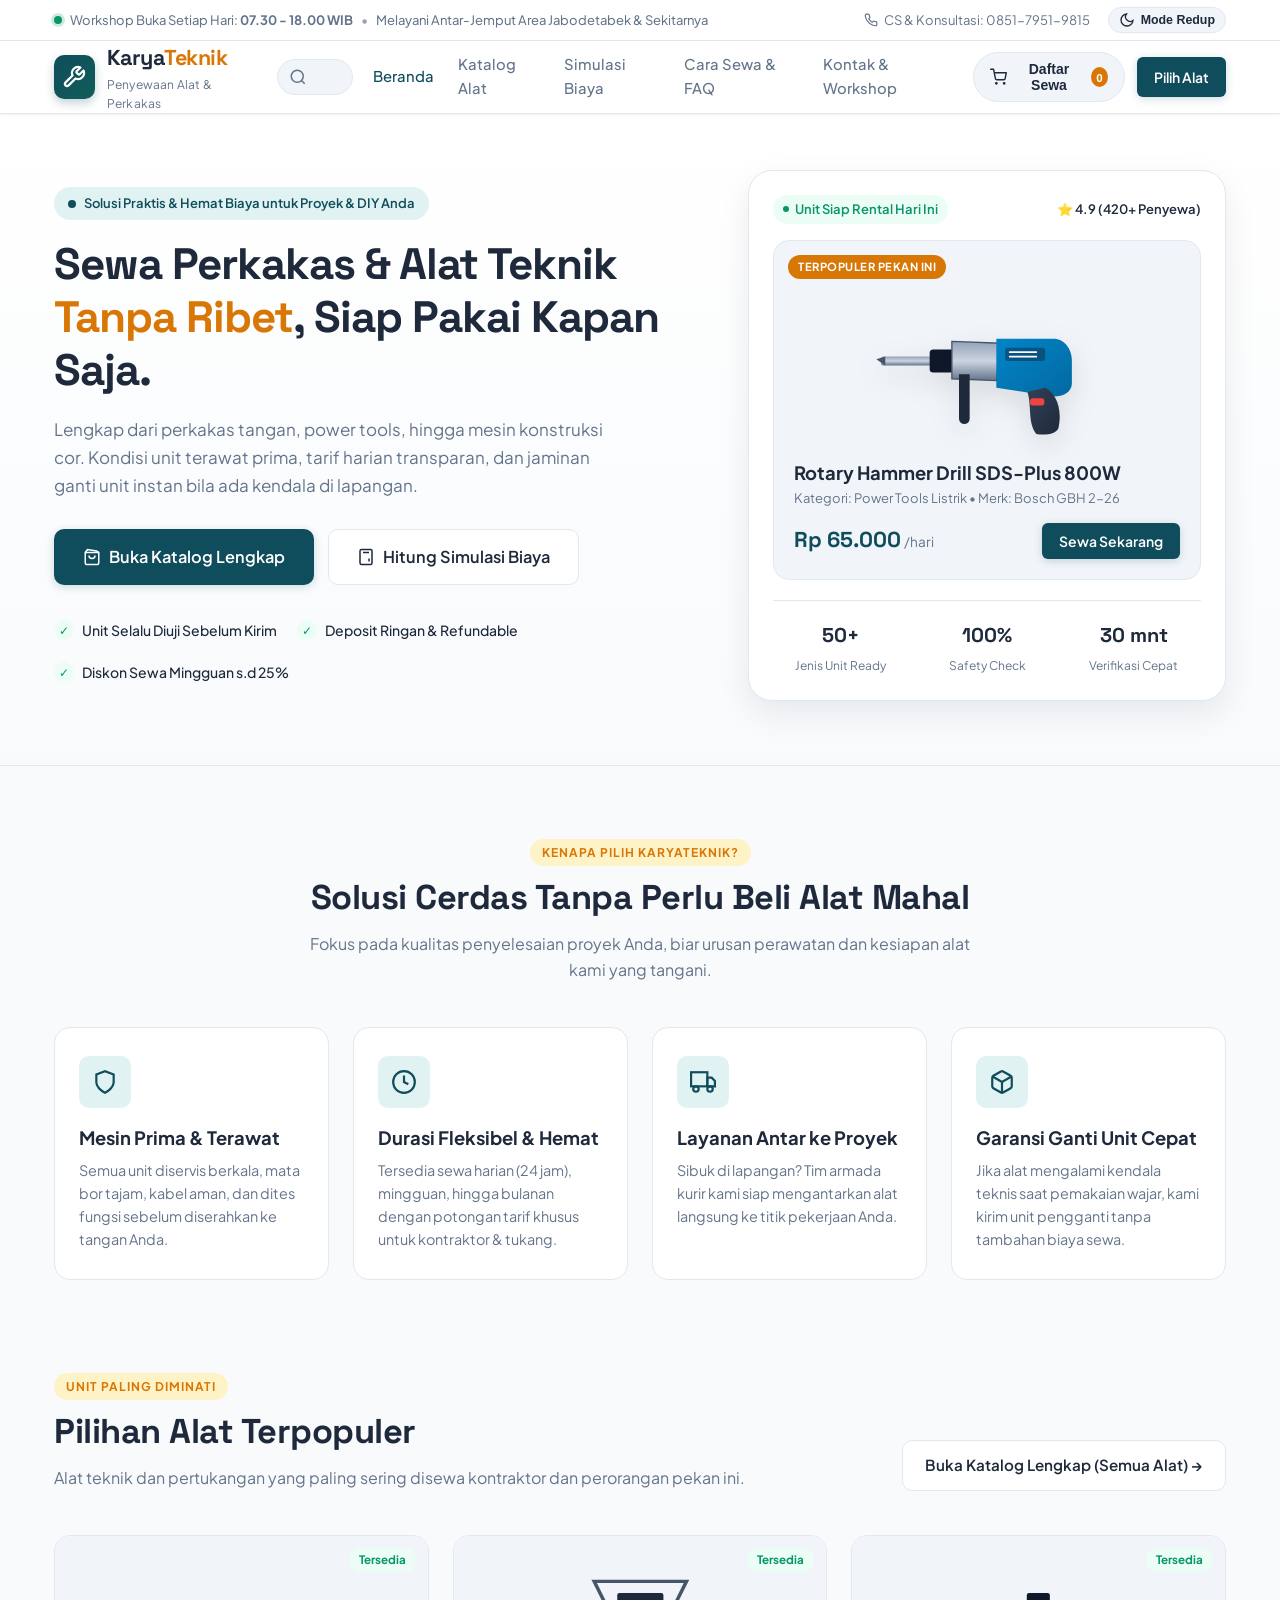
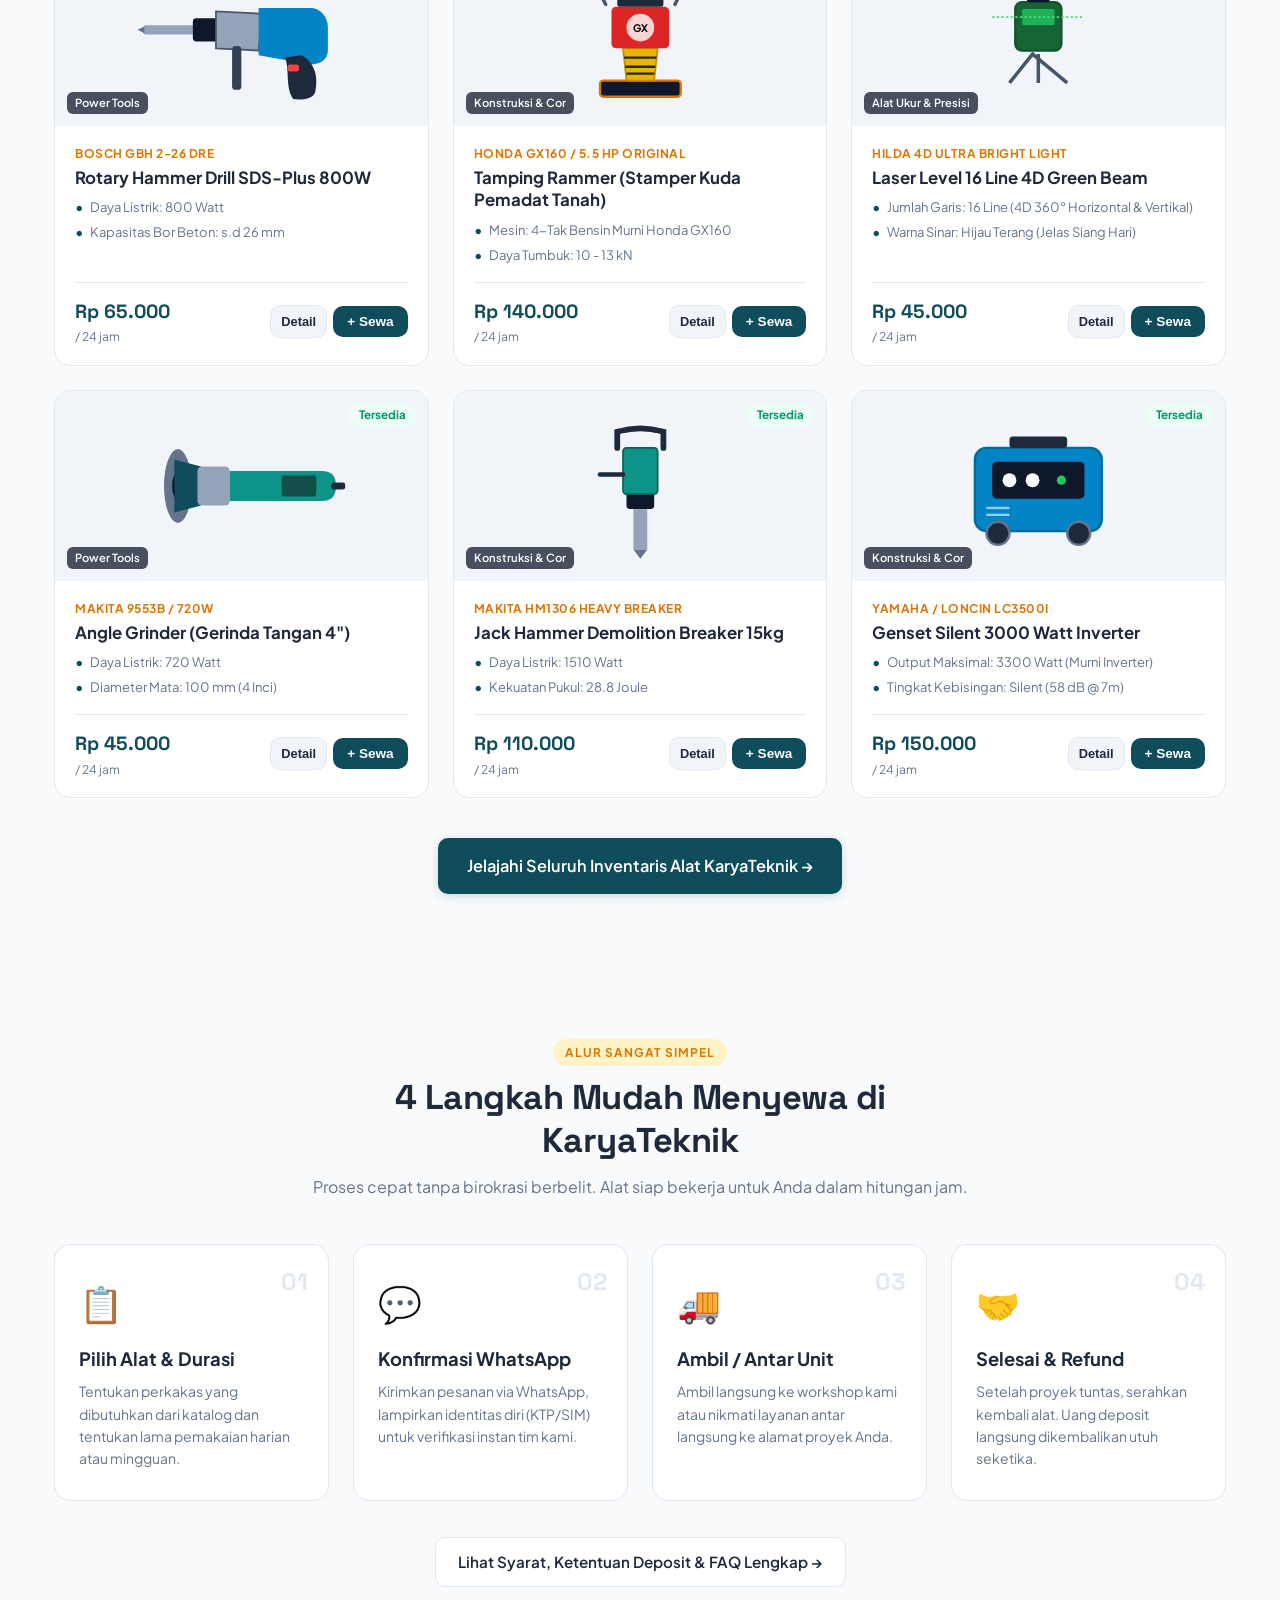
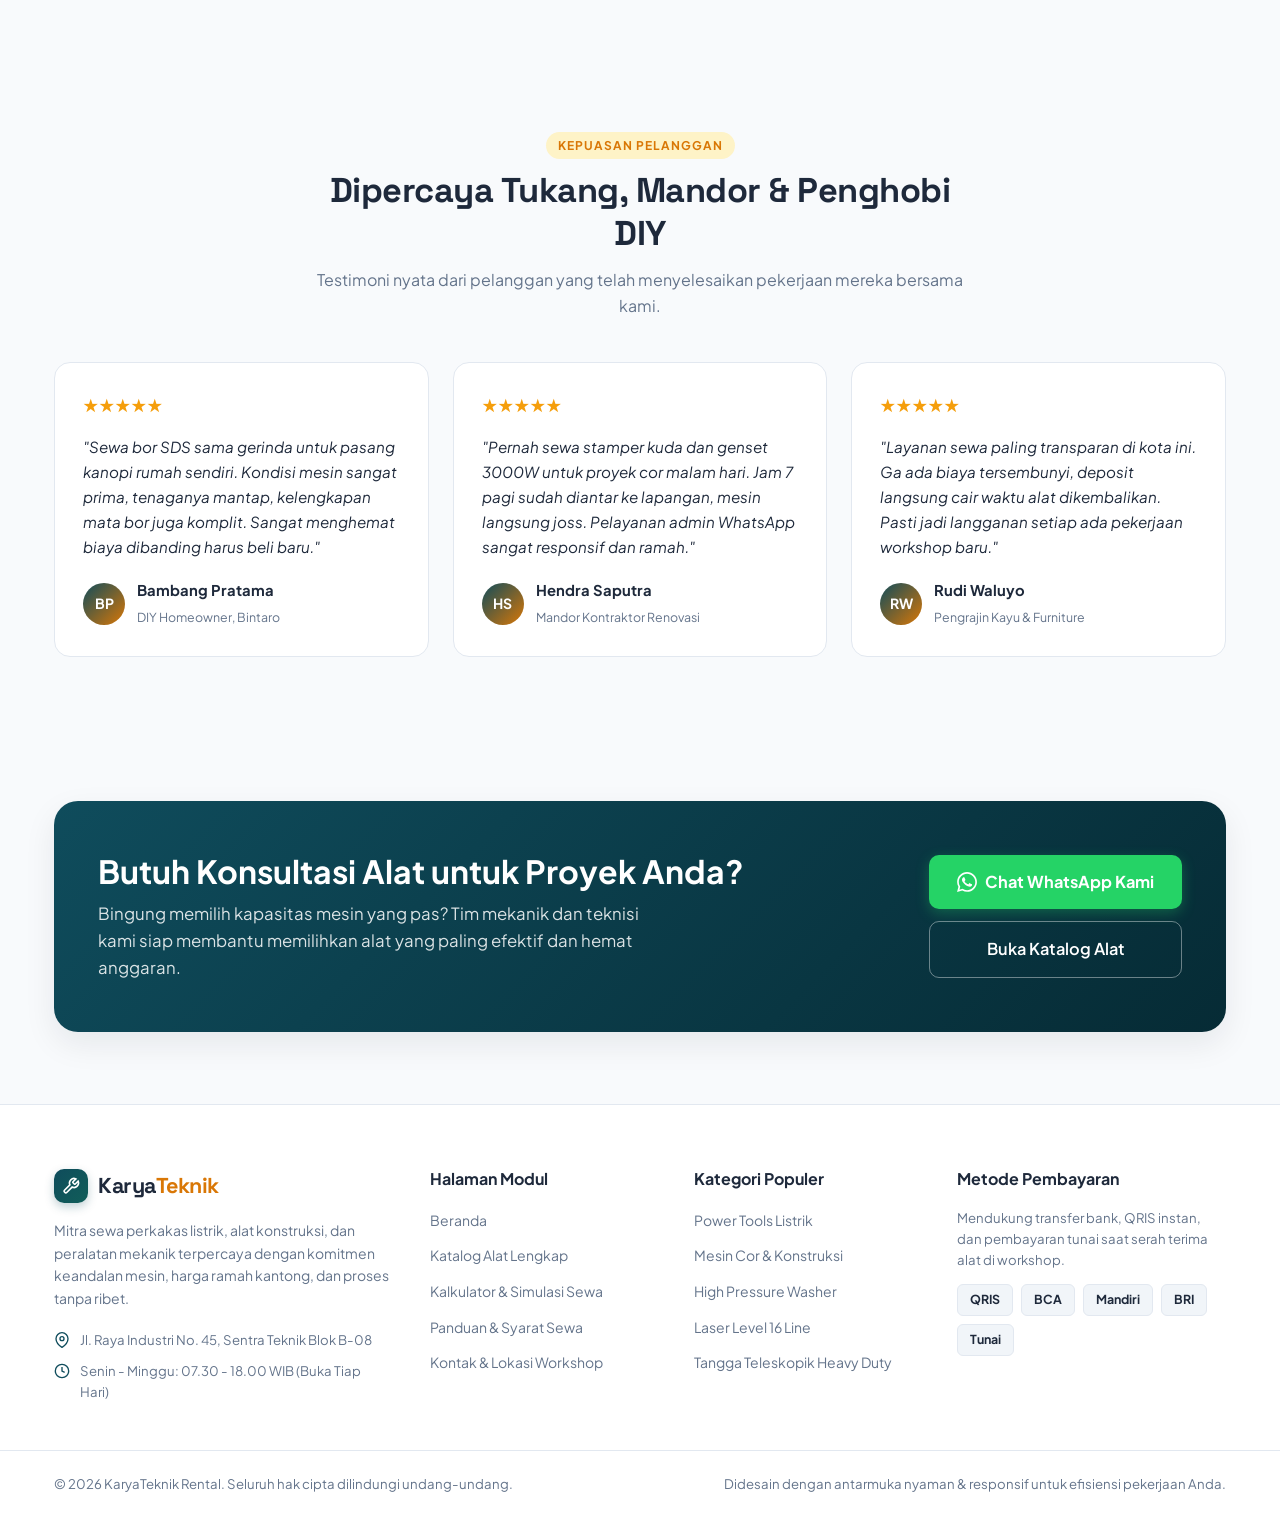
<file: index.html>
<!DOCTYPE html>
<html lang="id" data-theme="light">
<head>
  <meta charset="UTF-8">
  <meta name="viewport" content="width=device-width, initial-scale=1.0">
  <title>KaryaTeknik - Persewaan Perkakas & Alat Teknik Terpercaya</title>
  <meta name="description" content="Pusat sewa perkakas listrik, mesin konstruksi, pertukangan, dan teknik terlengkap. Tarif transparan, unit terawat prima untuk proyek dan DIY.">
  <meta name="keywords" content="sewa perkakas, sewa alat teknik, sewa bor listrik, sewa genset, sewa stamper, rental mesin las">
  <meta name="author" content="KaryaTeknik Rental">

  <!-- Google Fonts -->
  <link rel="preconnect" href="https://fonts.googleapis.com">
  <link rel="preconnect" href="https://fonts.gstatic.com" crossorigin>
  <link href="https://fonts.googleapis.com/css2?family=Plus+Jakarta+Sans:wght@300;400;500;600;700;800&family=Space+Grotesk:wght@600;700&display=swap" rel="stylesheet">

  <!-- Main Stylesheet -->
  <link rel="stylesheet" href="styles.css">
</head>
<body>
  <!-- Top Announcement Bar -->
  <div class="top-bar">
    <div class="container top-bar-content">
      <div class="top-bar-left">
        <span class="badge-status-dot"></span>
        <span>Workshop Buka Setiap Hari: <strong>07.30 - 18.00 WIB</strong></span>
        <span class="divider-dot">•</span>
        <span>Melayani Antar-Jemput Area Jabodetabek & Sekitarnya</span>
      </div>
      <div class="top-bar-right">
        <a href="https://wa.me/6285179519815" target="_blank" rel="noopener noreferrer" class="top-link">
          <svg width="14" height="14" viewBox="0 0 24 24" fill="none" stroke="currentColor" stroke-width="2"><path d="M22 16.92v3a2 2 0 0 1-2.18 2 19.79 19.79 0 0 1-8.63-3.07 19.5 19.5 0 0 1-6-6 19.79 19.79 0 0 1-3.07-8.67A2 2 0 0 1 4.11 2h3a2 2 0 0 1 2 1.72 12.84 12.84 0 0 0 .7 2.81 2 2 0 0 1-.45 2.11L8.09 9.91a16 16 0 0 0 6 6l1.27-1.27a2 2 0 0 1 2.11-.45 12.84 12.84 0 0 0 2.81.7A2 2 0 0 1 22 16.92z"></path></svg>
          CS & Konsultasi: 0851-7951-9815
        </a>
        <button id="themeToggleBtn" class="theme-toggle-btn" aria-label="Ganti mode tampilan" title="Ubah tema warna (Nyaman di mata)">
          <svg id="themeIconSun" class="icon-sun" width="16" height="16" viewBox="0 0 24 24" fill="none" stroke="currentColor" stroke-width="2"><circle cx="12" cy="12" r="5"></circle><line x1="12" y1="1" x2="12" y2="3"></line><line x1="12" y1="21" x2="12" y2="23"></line><line x1="4.22" y1="4.22" x2="5.64" y2="5.64"></line><line x1="18.36" y1="18.36" x2="19.78" y2="19.78"></line><line x1="1" y1="12" x2="3" y2="12"></line><line x1="21" y1="12" x2="23" y2="12"></line><line x1="4.22" y1="19.78" x2="5.64" y2="18.36"></line><line x1="18.36" y1="5.64" x2="19.78" y2="4.22"></line></svg>
          <svg id="themeIconMoon" class="icon-moon" width="16" height="16" viewBox="0 0 24 24" fill="none" stroke="currentColor" stroke-width="2"><path d="M21 12.79A9 9 0 1 1 11.21 3 7 7 0 0 0 21 12.79z"></path></svg>
          <span id="themeToggleText">Mode Redup</span>
        </button>
      </div>
    </div>
  </div>

  <!-- Main Navigation -->
  <header class="site-header" id="mainHeader">
    <div class="container navbar">
      <a href="index.html" class="brand-logo" aria-label="Halaman Utama KaryaTeknik">
        <div class="logo-icon-wrap">
          <svg width="24" height="24" viewBox="0 0 24 24" fill="none" stroke="currentColor" stroke-width="2.2" stroke-linecap="round" stroke-linejoin="round">
            <path d="M14.7 6.3a1 1 0 0 0 0 1.4l1.6 1.6a1 1 0 0 0 1.4 0l3.77-3.77a6 6 0 0 1-7.94 7.94l-6.91 6.91a2.12 2.12 0 0 1-3-3l6.91-6.91a6 6 0 0 1 7.94-7.94l-3.76 3.76z"></path>
          </svg>
        </div>
        <div class="brand-text">
          <span class="brand-title">Karya<span>Teknik</span></span>
          <span class="brand-subtitle">Penyewaan Alat & Perkakas</span>
        </div>
      </a>

      <!-- Navbar Search Bar -->
      <div class="header-search-box">
        <svg class="search-icon" width="18" height="18" viewBox="0 0 24 24" fill="none" stroke="currentColor" stroke-width="2"><circle cx="11" cy="11" r="8"></circle><line x1="21" y1="21" x2="16.65" y2="16.65"></line></svg>
        <input type="text" id="navbarSearchInput" placeholder="Cari bor beton, genset, las..." aria-label="Cari alat teknik">
        <button id="clearSearchBtn" class="clear-search-btn" aria-label="Hapus pencarian" style="display: none;">✕</button>
      </div>

      <!-- Modular Page Navigation Links -->
      <nav class="nav-links">
        <a href="index.html" class="nav-link active">Beranda</a>
        <a href="katalog.html" class="nav-link">Katalog Alat</a>
        <a href="kalkulator.html" class="nav-link">Simulasi Biaya</a>
        <a href="cara-sewa.html" class="nav-link">Cara Sewa & FAQ</a>
        <a href="kontak.html" class="nav-link">Kontak & Workshop</a>
      </nav>

      <div class="nav-actions">
        <button id="openCartBtn" class="cart-btn" aria-label="Buka Keranjang Sewa">
          <svg width="20" height="20" viewBox="0 0 24 24" fill="none" stroke="currentColor" stroke-width="2" stroke-linecap="round" stroke-linejoin="round">
            <circle cx="9" cy="21" r="1"></circle>
            <circle cx="20" cy="21" r="1"></circle>
            <path d="M1 1h4l2.68 13.39a2 2 0 0 0 2 1.61h9.72a2 2 0 0 0 2-1.61L23 6H6"></path>
          </svg>
          <span class="cart-label">Daftar Sewa</span>
          <span id="cartCountBadge" class="cart-badge">0</span>
        </button>

        <a href="katalog.html" class="btn btn-primary btn-sm mobile-hide">Pilih Alat</a>
      </div>
    </div>
  </header>

  <!-- Hero Section -->
  <section class="hero-section">
    <div class="container hero-grid">
      <div class="hero-content">
        <div class="hero-tag">
          <span class="tag-pulse"></span>
          Solusi Praktis & Hemat Biaya untuk Proyek & DIY Anda
        </div>
        <h1 class="hero-title">
          Sewa Perkakas & Alat Teknik <em>Tanpa Ribet</em>, Siap Pakai Kapan Saja.
        </h1>
        <p class="hero-desc">
          Lengkap dari perkakas tangan, power tools, hingga mesin konstruksi cor. Kondisi unit terawat prima, tarif harian transparan, dan jaminan ganti unit instan bila ada kendala di lapangan.
        </p>

        <!-- Quick Actions -->
        <div class="hero-actions">
          <a href="katalog.html" class="btn btn-primary btn-lg">
            <svg width="18" height="18" viewBox="0 0 24 24" fill="none" stroke="currentColor" stroke-width="2"><path d="M6 2L3 6v14a2 2 0 0 0 2 2h14a2 2 0 0 0 2-2V6l-3-2z"></path><line x1="3" y1="6" x2="21" y2="6"></line><path d="M16 10a4 4 0 0 1-8 0"></path></svg>
            Buka Katalog Lengkap
          </a>
          <a href="kalkulator.html" class="btn btn-secondary btn-lg">
            <svg width="18" height="18" viewBox="0 0 24 24" fill="none" stroke="currentColor" stroke-width="2"><rect x="4" y="2" width="16" height="20" rx="2"></rect><line x1="8" y1="6" x2="16" y2="6"></line><line x1="16" y1="14" x2="16" y2="18"></line><path d="M16 10h.01"></path><path d="M12 10h.01"></path><path d="M8 10h.01"></path><path d="M12 14h.01"></path><path d="M8 14h.01"></path><path d="M12 18h.01"></path><path d="M8 18h.01"></path></svg>
            Hitung Simulasi Biaya
          </a>
        </div>

        <!-- Trust Badges List -->
        <div class="hero-features">
          <div class="hero-feat-item">
            <div class="feat-icon check">✓</div>
            <span>Unit Selalu Diuji Sebelum Kirim</span>
          </div>
          <div class="hero-feat-item">
            <div class="feat-icon check">✓</div>
            <span>Deposit Ringan & Refundable</span>
          </div>
          <div class="hero-feat-item">
            <div class="feat-icon check">✓</div>
            <span>Diskon Sewa Mingguan s.d 25%</span>
          </div>
        </div>
      </div>

      <!-- Hero Card Visual Showcase -->
      <div class="hero-visual">
        <div class="hero-card-main">
          <div class="hero-card-header">
            <span class="live-pill"><span class="dot-live"></span> Unit Siap Rental Hari Ini</span>
            <span class="rating-pill">⭐ 4.9 (420+ Penyewa)</span>
          </div>
          <div class="hero-card-featured">
            <div class="featured-badge">Terpopuler Pekan Ini</div>
            <div class="featured-img-container">
              <svg viewBox="0 0 280 180" class="tool-hero-svg" aria-label="Ilustrasi Mesin Bor Beton Rotary Hammer">
                <defs>
                  <linearGradient id="drillGrad" x1="0%" y1="0%" x2="100%" y2="100%">
                    <stop offset="0%" stop-color="#0284c7"/>
                    <stop offset="100%" stop-color="#0369a1"/>
                  </linearGradient>
                  <linearGradient id="bodyDark" x1="0%" y1="0%" x2="100%" y2="100%">
                    <stop offset="0%" stop-color="#334155"/>
                    <stop offset="100%" stop-color="#1e293b"/>
                  </linearGradient>
                  <linearGradient id="metalGrad" x1="0%" y1="0%" x2="0%" y2="100%">
                    <stop offset="0%" stop-color="#94a3b8"/>
                    <stop offset="50%" stop-color="#cbd5e1"/>
                    <stop offset="100%" stop-color="#64748b"/>
                  </linearGradient>
                </defs>
                <rect x="20" y="85" width="60" height="10" rx="3" fill="url(#metalGrad)" />
                <path d="M15 88 L25 85 L25 95 Z" fill="#475569" />
                <rect x="75" y="77" width="28" height="26" rx="4" fill="#0f172a" />
                <path d="M100 68 L155 70 L150 112 L100 110 Z" fill="url(#metalGrad)" stroke="#475569" stroke-width="1.5" />
                <path d="M150 65 L215 65 C225 65 235 75 235 90 L235 115 C235 125 225 130 215 130 L150 120 Z" fill="url(#drillGrad)" />
                <path d="M205 120 C215 125 225 140 220 165 C218 172 205 174 195 172 C185 160 190 140 185 125 Z" fill="url(#bodyDark)" />
                <rect x="188" y="132" width="16" height="8" rx="3" fill="#ef4444" />
                <rect x="160" y="75" width="45" height="15" rx="3" fill="#0f172a" opacity="0.4" />
                <line x1="165" y1="80" x2="195" y2="80" stroke="#f8fafc" stroke-width="2" stroke-linecap="round"/>
                <line x1="165" y1="85" x2="195" y2="85" stroke="#f8fafc" stroke-width="2" stroke-linecap="round"/>
                <path d="M120 105 L120 155 A6 6 0 0 1 108 155 L108 105 Z" fill="#1e293b" />
              </svg>
            </div>
            <div class="featured-info">
              <h4>Rotary Hammer Drill SDS-Plus 800W</h4>
              <p class="featured-sub">Kategori: Power Tools Listrik • Merk: Bosch GBH 2-26</p>
              <div class="featured-pricing">
                <div>
                  <span class="price-val">Rp 65.000</span>
                  <span class="price-period">/hari</span>
                </div>
                <button class="btn btn-sm btn-primary" onclick="app.quickAdd(1)">Sewa Sekarang</button>
              </div>
            </div>
          </div>

          <div class="hero-stats-row">
            <div class="stat-mini">
              <span class="stat-num">50+</span>
              <span class="stat-lbl">Jenis Unit Ready</span>
            </div>
            <div class="stat-mini">
              <span class="stat-num">100%</span>
              <span class="stat-lbl">Safety Check</span>
            </div>
            <div class="stat-mini">
              <span class="stat-num">30 mnt</span>
              <span class="stat-lbl">Verifikasi Cepat</span>
            </div>
          </div>
        </div>
      </div>
    </div>
  </section>

  <!-- Keunggulan Layanan -->
  <section class="section-features">
    <div class="container">
      <div class="section-header text-center">
        <span class="sub-badge">Kenapa Pilih KaryaTeknik?</span>
        <h2 class="section-title">Solusi Cerdas Tanpa Perlu Beli Alat Mahal</h2>
        <p class="section-desc">Fokus pada kualitas penyelesaian proyek Anda, biar urusan perawatan dan kesiapan alat kami yang tangani.</p>
      </div>

      <div class="features-grid">
        <div class="feature-card">
          <div class="feat-icon-box">
            <svg width="26" height="26" viewBox="0 0 24 24" fill="none" stroke="currentColor" stroke-width="2"><path d="M12 22s8-4 8-10V5l-8-3-8 3v7c0 6 8 10 8 10z"></path></svg>
          </div>
          <h3>Mesin Prima & Terawat</h3>
          <p>Semua unit diservis berkala, mata bor tajam, kabel aman, dan dites fungsi sebelum diserahkan ke tangan Anda.</p>
        </div>

        <div class="feature-card">
          <div class="feat-icon-box">
            <svg width="26" height="26" viewBox="0 0 24 24" fill="none" stroke="currentColor" stroke-width="2"><circle cx="12" cy="12" r="10"></circle><polyline points="12 6 12 12 16 14"></polyline></svg>
          </div>
          <h3>Durasi Fleksibel & Hemat</h3>
          <p>Tersedia sewa harian (24 jam), mingguan, hingga bulanan dengan potongan tarif khusus untuk kontraktor & tukang.</p>
        </div>

        <div class="feature-card">
          <div class="feat-icon-box">
            <svg width="26" height="26" viewBox="0 0 24 24" fill="none" stroke="currentColor" stroke-width="2"><rect x="1" y="3" width="15" height="13"></rect><polygon points="16 8 20 8 23 11 23 16 16 16 16 8"></polygon><circle cx="5.5" cy="18.5" r="2.5"></circle><circle cx="18.5" cy="18.5" r="2.5"></circle></svg>
          </div>
          <h3>Layanan Antar ke Proyek</h3>
          <p>Sibuk di lapangan? Tim armada kurir kami siap mengantarkan alat langsung ke titik pekerjaan Anda.</p>
        </div>

        <div class="feature-card">
          <div class="feat-icon-box">
            <svg width="26" height="26" viewBox="0 0 24 24" fill="none" stroke="currentColor" stroke-width="2"><path d="M21 16V8a2 2 0 0 0-1-1.73l-7-4a2 2 0 0 0-2 0l-7 4A2 2 0 0 0 3 8v8a2 2 0 0 0 1 1.73l7 4a2 2 0 0 0 2 0l7-4A2 2 0 0 0 21 16z"></path><polyline points="3.27 6.96 12 12.01 20.73 6.96"></polyline><line x1="12" y1="22.08" x2="12" y2="12"></line></svg>
          </div>
          <h3>Garansi Ganti Unit Cepat</h3>
          <p>Jika alat mengalami kendala teknis saat pemakaian wajar, kami kirim unit pengganti tanpa tambahan biaya sewa.</p>
        </div>
      </div>
    </div>
  </section>

  <!-- Preview Alat Terpopuler -->
  <section class="section-catalog" style="padding-top: 20px;">
    <div class="container">
      <div class="section-header catalog-header-flex">
        <div>
          <span class="sub-badge">Unit Paling Diminati</span>
          <h2 class="section-title">Pilihan Alat Terpopuler</h2>
          <p class="section-desc">Alat teknik dan pertukangan yang paling sering disewa kontraktor dan perorangan pekan ini.</p>
        </div>
        <div>
          <a href="katalog.html" class="btn btn-secondary">
            Buka Katalog Lengkap (Semua Alat) →
          </a>
        </div>
      </div>

      <!-- Preview Grid Populated by app.js -->
      <div class="tools-grid" id="previewToolsGrid">
        <!-- Rendered by app.js -->
      </div>

      <div style="text-align: center; margin-top: 40px;">
        <a href="katalog.html" class="btn btn-primary btn-lg">
          Jelajahi Seluruh Inventaris Alat KaryaTeknik →
        </a>
      </div>
    </div>
  </section>

  <!-- 4 Langkah Cara Sewa Ringkas -->
  <section class="section-steps">
    <div class="container">
      <div class="section-header text-center">
        <span class="sub-badge">Alur Sangat Simpel</span>
        <h2 class="section-title">4 Langkah Mudah Menyewa di KaryaTeknik</h2>
        <p class="section-desc">Proses cepat tanpa birokrasi berbelit. Alat siap bekerja untuk Anda dalam hitungan jam.</p>
      </div>

      <div class="steps-grid">
        <div class="step-card">
          <div class="step-number">01</div>
          <div class="step-icon">📋</div>
          <h4>Pilih Alat & Durasi</h4>
          <p>Tentukan perkakas yang dibutuhkan dari katalog dan tentukan lama pemakaian harian atau mingguan.</p>
        </div>

        <div class="step-card">
          <div class="step-number">02</div>
          <div class="step-icon">💬</div>
          <h4>Konfirmasi WhatsApp</h4>
          <p>Kirimkan pesanan via WhatsApp, lampirkan identitas diri (KTP/SIM) untuk verifikasi instan tim kami.</p>
        </div>

        <div class="step-card">
          <div class="step-number">03</div>
          <div class="step-icon">🚚</div>
          <h4>Ambil / Antar Unit</h4>
          <p>Ambil langsung ke workshop kami atau nikmati layanan antar langsung ke alamat proyek Anda.</p>
        </div>

        <div class="step-card">
          <div class="step-number">04</div>
          <div class="step-icon">🤝</div>
          <h4>Selesai & Refund</h4>
          <p>Setelah proyek tuntas, serahkan kembali alat. Uang deposit langsung dikembalikan utuh seketika.</p>
        </div>
      </div>

      <div style="text-align: center; margin-top: 36px;">
        <a href="cara-sewa.html" class="btn btn-secondary">
          Lihat Syarat, Ketentuan Deposit & FAQ Lengkap →
        </a>
      </div>
    </div>
  </section>

  <!-- Testimonials Section -->
  <section class="section-testimonials">
    <div class="container">
      <div class="section-header text-center">
        <span class="sub-badge">Kepuasan Pelanggan</span>
        <h2 class="section-title">Dipercaya Tukang, Mandor & Penghobi DIY</h2>
        <p class="section-desc">Testimoni nyata dari pelanggan yang telah menyelesaikan pekerjaan mereka bersama kami.</p>
      </div>

      <div class="testimonials-grid">
        <div class="testimonial-card">
          <div class="testi-stars">★★★★★</div>
          <p class="testi-text">"Sewa bor SDS sama gerinda untuk pasang kanopi rumah sendiri. Kondisi mesin sangat prima, tenaganya mantap, kelengkapan mata bor juga komplit. Sangat menghemat biaya dibanding harus beli baru."</p>
          <div class="testi-user">
            <div class="user-avatar">BP</div>
            <div>
              <strong>Bambang Pratama</strong>
              <span>DIY Homeowner, Bintaro</span>
            </div>
          </div>
        </div>

        <div class="testimonial-card">
          <div class="testi-stars">★★★★★</div>
          <p class="testi-text">"Pernah sewa stamper kuda dan genset 3000W untuk proyek cor malam hari. Jam 7 pagi sudah diantar ke lapangan, mesin langsung joss. Pelayanan admin WhatsApp sangat responsif dan ramah."</p>
          <div class="testi-user">
            <div class="user-avatar">HS</div>
            <div>
              <strong>Hendra Saputra</strong>
              <span>Mandor Kontraktor Renovasi</span>
            </div>
          </div>
        </div>

        <div class="testimonial-card">
          <div class="testi-stars">★★★★★</div>
          <p class="testi-text">"Layanan sewa paling transparan di kota ini. Ga ada biaya tersembunyi, deposit langsung cair waktu alat dikembalikan. Pasti jadi langganan setiap ada pekerjaan workshop baru."</p>
          <div class="testi-user">
            <div class="user-avatar">RW</div>
            <div>
              <strong>Rudi Waluyo</strong>
              <span>Pengrajin Kayu & Furniture</span>
            </div>
          </div>
        </div>
      </div>
    </div>
  </section>

  <!-- CTA Box Banner -->
  <section class="section-cta">
    <div class="container">
      <div class="cta-banner">
        <div class="cta-content">
          <h2>Butuh Konsultasi Alat untuk Proyek Anda?</h2>
          <p>Bingung memilih kapasitas mesin yang pas? Tim mekanik dan teknisi kami siap membantu memilihkan alat yang paling efektif dan hemat anggaran.</p>
        </div>
        <div class="cta-actions">
          <a href="https://wa.me/6285179519815?text=Halo%20KaryaTeknik,%20saya%20mau%20konsultasi%20sewa%20alat" target="_blank" rel="noopener noreferrer" class="btn btn-whatsapp btn-lg">
            <svg width="20" height="20" viewBox="0 0 24 24" fill="currentColor"><path d="M.057 24l1.687-6.163c-1.041-1.804-1.588-3.849-1.587-5.946.003-6.556 5.338-11.891 11.893-11.891 3.181.001 6.167 1.24 8.413 3.488 2.245 2.248 3.481 5.236 3.48 8.414-.003 6.557-5.338 11.892-11.893 11.892-1.99-.001-3.951-.5-5.688-1.448l-6.305 1.654zm6.597-3.807c1.676.995 3.276 1.591 5.392 1.592 5.448 0 9.886-4.434 9.889-9.885.002-5.462-4.415-9.89-9.881-9.892-5.452 0-9.887 4.434-9.889 9.884-.001 2.225.651 3.891 1.746 5.634l-.999 3.648 3.742-.981zm11.387-5.464c-.074-.124-.272-.198-.57-.347-.297-.149-1.758-.868-2.031-.967-.272-.099-.47-.149-.669.149-.198.297-.768.967-.941 1.165-.173.198-.347.223-.644.074-.297-.149-1.255-.462-2.39-1.475-.883-.788-1.48-1.761-1.653-2.059-.173-.297-.018-.458.13-.606.134-.133.297-.347.446-.521.151-.172.2-.296.3-.495.099-.198.05-.372-.025-.521-.075-.148-.669-1.611-.916-2.206-.242-.579-.487-.501-.669-.51l-.57-.01c-.198 0-.52.074-.792.372s-1.04 1.016-1.04 2.479 1.065 2.876 1.213 3.074c.149.198 2.095 3.2 5.076 4.487.709.306 1.263.489 1.694.626.712.226 1.36.194 1.872.118.571-.085 1.758-.719 2.006-1.413.248-.695.248-1.29.173-1.414z"/></svg>
            Chat WhatsApp Kami
          </a>
          <a href="katalog.html" class="btn btn-outline-light btn-lg">Buka Katalog Alat</a>
        </div>
      </div>
    </div>
  </section>

  <!-- Site Footer -->
  <footer class="site-footer">
    <div class="container footer-grid">
      <div class="footer-col brand-col">
        <div class="footer-logo">
          <div class="logo-icon-wrap sm">
            <svg width="18" height="18" viewBox="0 0 24 24" fill="none" stroke="currentColor" stroke-width="2.2"><path d="M14.7 6.3a1 1 0 0 0 0 1.4l1.6 1.6a1 1 0 0 0 1.4 0l3.77-3.77a6 6 0 0 1-7.94 7.94l-6.91 6.91a2.12 2.12 0 0 1-3-3l6.91-6.91a6 6 0 0 1 7.94-7.94l-3.76 3.76z"></path></svg>
          </div>
          <span class="brand-title">Karya<span>Teknik</span></span>
        </div>
        <p class="footer-tagline">
          Mitra sewa perkakas listrik, alat konstruksi, dan peralatan mekanik terpercaya dengan komitmen keandalan mesin, harga ramah kantong, dan proses tanpa ribet.
        </p>
        <div class="footer-contact-items">
          <div class="f-contact-row">
            <svg width="16" height="16" viewBox="0 0 24 24" fill="none" stroke="currentColor" stroke-width="2"><path d="M21 10c0 7-9 13-9 13s-9-6-9-13a9 9 0 0 1 18 0z"></path><circle cx="12" cy="10" r="3"></circle></svg>
            <span>Jl. Raya Industri No. 45, Sentra Teknik Blok B-08</span>
          </div>
          <div class="f-contact-row">
            <svg width="16" height="16" viewBox="0 0 24 24" fill="none" stroke="currentColor" stroke-width="2"><circle cx="12" cy="12" r="10"></circle><polyline points="12 6 12 12 16 14"></polyline></svg>
            <span>Senin - Minggu: 07.30 - 18.00 WIB (Buka Tiap Hari)</span>
          </div>
        </div>
      </div>

      <div class="footer-col">
        <h4 class="footer-heading">Halaman Modul</h4>
        <ul class="footer-links">
          <li><a href="index.html">Beranda</a></li>
          <li><a href="katalog.html">Katalog Alat Lengkap</a></li>
          <li><a href="kalkulator.html">Kalkulator & Simulasi Sewa</a></li>
          <li><a href="cara-sewa.html">Panduan & Syarat Sewa</a></li>
          <li><a href="kontak.html">Kontak & Lokasi Workshop</a></li>
        </ul>
      </div>

      <div class="footer-col">
        <h4 class="footer-heading">Kategori Populer</h4>
        <ul class="footer-links">
          <li><a href="katalog.html?cat=power-tools">Power Tools Listrik</a></li>
          <li><a href="katalog.html?cat=konstruksi">Mesin Cor & Konstruksi</a></li>
          <li><a href="katalog.html?cat=kebun-pembersih">High Pressure Washer</a></li>
          <li><a href="katalog.html?cat=ukur-presisi">Laser Level 16 Line</a></li>
          <li><a href="katalog.html?cat=tangga-k3">Tangga Teleskopik Heavy Duty</a></li>
        </ul>
      </div>

      <div class="footer-col">
        <h4 class="footer-heading">Metode Pembayaran</h4>
        <p class="f-pay-desc">Mendukung transfer bank, QRIS instan, dan pembayaran tunai saat serah terima alat di workshop.</p>
        <div class="payment-badges">
          <span class="pay-chip">QRIS</span>
          <span class="pay-chip">BCA</span>
          <span class="pay-chip">Mandiri</span>
          <span class="pay-chip">BRI</span>
          <span class="pay-chip">Tunai</span>
        </div>
      </div>
    </div>

    <div class="footer-bottom">
      <div class="container footer-bottom-flex">
        <p>© 2026 KaryaTeknik Rental. Seluruh hak cipta dilindungi undang-undang.</p>
        <p class="text-muted">Didesain dengan antarmuka nyaman & responsif untuk efisiensi pekerjaan Anda.</p>
      </div>
    </div>
  </footer>

  <!-- Modal Detail Alat -->
  <div class="modal-backdrop" id="toolDetailModal" aria-hidden="true">
    <div class="modal-dialog">
      <div class="modal-content">
        <button class="modal-close-btn" id="closeDetailModalBtn" aria-label="Tutup jendela modal">✕</button>
        <div class="modal-tool-body" id="modalToolBody"></div>
      </div>
    </div>
  </div>

  <!-- Drawer Keranjang Sewa -->
  <div class="cart-drawer-overlay" id="cartOverlay"></div>
  <aside class="cart-drawer" id="cartDrawer" aria-label="Daftar Alat yang Dipilih">
    <div class="cart-drawer-header">
      <div class="drawer-title-wrap">
        <svg width="22" height="22" viewBox="0 0 24 24" fill="none" stroke="currentColor" stroke-width="2"><circle cx="9" cy="21" r="1"></circle><circle cx="20" cy="21" r="1"></circle><path d="M1 1h4l2.68 13.39a2 2 0 0 0 2 1.61h9.72a2 2 0 0 0 2-1.61L23 6H6"></path></svg>
        <h3>Daftar Sewa Anda</h3>
      </div>
      <button class="cart-drawer-close" id="closeCartBtn" aria-label="Tutup Keranjang">✕</button>
    </div>

    <div class="cart-drawer-body">
      <div class="cart-items-list" id="cartItemsList"></div>
      <div class="cart-empty" id="cartEmptyMessage">
        <div class="cart-empty-icon">🛒</div>
        <h4>Daftar Sewa Masih Kosong</h4>
        <p>Silakan telusuri katalog alat kami dan klik tombol <strong>"+ Sewa"</strong> untuk menambahkan unit.</p>
        <a href="katalog.html" class="btn btn-primary btn-sm">Buka Katalog Alat</a>
      </div>
    </div>

    <div class="cart-drawer-footer" id="cartDrawerFooter">
      <div class="cart-duration-setter">
        <label for="cartGlobalDays">Rencana Durasi Sewa Keseluruhan:</label>
        <div class="cart-days-control">
          <button type="button" class="btn-micro" id="cartDaysMinus">-</button>
          <input type="number" id="cartGlobalDays" value="1" min="1" max="60">
          <span>Hari</span>
          <button type="button" class="btn-micro" id="cartDaysPlus">+</button>
        </div>
      </div>

      <div class="cart-total-box">
        <div class="cart-subtotal-row">
          <span>Subtotal Sewa:</span>
          <span id="cartSubtotal">Rp 0</span>
        </div>
        <div class="cart-subtotal-row text-success" id="cartDiscountRow" style="display: none;">
          <span>Diskon Durasi:</span>
          <span id="cartDiscountVal">- Rp 0</span>
        </div>
        <div class="cart-total-row">
          <span>Estimasi Total:</span>
          <strong id="cartGrandTotal">Rp 0</strong>
        </div>
      </div>

      <button class="btn btn-whatsapp btn-block" id="checkoutWhatsappBtn">
        <svg width="20" height="20" viewBox="0 0 24 24" fill="currentColor"><path d="M.057 24l1.687-6.163c-1.041-1.804-1.588-3.849-1.587-5.946.003-6.556 5.338-11.891 11.893-11.891 3.181.001 6.167 1.24 8.413 3.488 2.245 2.248 3.481 5.236 3.48 8.414-.003 6.557-5.338 11.892-11.893 11.892-1.99-.001-3.951-.5-5.688-1.448l-6.305 1.654zm6.597-3.807c1.676.995 3.276 1.591 5.392 1.592 5.448 0 9.886-4.434 9.889-9.885.002-5.462-4.415-9.89-9.881-9.892-5.452 0-9.887 4.434-9.889 9.884-.001 2.225.651 3.891 1.746 5.634l-.999 3.648 3.742-.981zm11.387-5.464c-.074-.124-.272-.198-.57-.347-.297-.149-1.758-.868-2.031-.967-.272-.099-.47-.149-.669.149-.198.297-.768.967-.941 1.165-.173.198-.347.223-.644.074-.297-.149-1.255-.462-2.39-1.475-.883-.788-1.48-1.761-1.653-2.059-.173-.297-.018-.458.13-.606.134-.133.297-.347.446-.521.151-.172.2-.296.3-.495.099-.198.05-.372-.025-.521-.075-.148-.669-1.611-.916-2.206-.242-.579-.487-.501-.669-.51l-.57-.01c-.198 0-.52.074-.792.372s-1.04 1.016-1.04 2.479 1.065 2.876 1.213 3.074c.149.198 2.095 3.2 5.076 4.487.709.306 1.263.489 1.694.626.712.226 1.36.194 1.872.118.571-.085 1.758-.719 2.006-1.413.248-.695.248-1.29.173-1.414z"/></svg>
        Pesan & Tanya Ketersediaan via WA
      </button>
      <button class="btn btn-outline-danger btn-sm btn-block mt-2" onclick="app.clearCart()">Kosongkan Daftar</button>
    </div>
  </aside>

  <!-- Checkout Information Modal -->
  <div class="modal-backdrop" id="checkoutModal" aria-hidden="true">
    <div class="modal-dialog modal-sm">
      <div class="modal-content">
        <button class="modal-close-btn" id="closeCheckoutModalBtn" aria-label="Tutup form sewa">✕</button>
        <div class="checkout-modal-body">
          <div class="modal-header-icon">📲</div>
          <h3>Konfirmasi Penyewaan Alat</h3>
          <p class="modal-sub">Isi nama & lokasi proyek agar pesan WhatsApp terformat otomatis dan cepat diproses tim kami.</p>

          <form id="checkoutForm">
            <div class="form-group">
              <label for="custName">Nama Penyewa / Penanggung Jawab *</label>
              <input type="text" id="custName" class="form-control" placeholder="Contoh: Pak Herman / PT Bangun Maju" required>
            </div>

            <div class="form-group">
              <label for="custPhone">Nomor WhatsApp Aktif *</label>
              <input type="tel" id="custPhone" class="form-control" placeholder="Contoh: 08123456789" required>
            </div>

            <div class="form-group">
              <label for="custAddress">Alamat Proyek / Lokasi Pengantaran *</label>
              <textarea id="custAddress" class="form-control" rows="2" placeholder="Nama jalan, patokan lokasi..." required></textarea>
            </div>

            <div class="form-group">
              <label for="custDeliveryType">Metode Pengambilan Alat:</label>
              <select id="custDeliveryType" class="form-control">
                <option value="Antar ke Lokasi Proyek">Diantar oleh Kurir KaryaTeknik (Area Jabodetabek)</option>
                <option value="Ambil Sendiri di Workshop">Ambil Sendiri di Workshop (Gratis Ongkir)</option>
              </select>
            </div>

            <div class="form-group">
              <label for="custStartDate">Tanggal Mulai Sewa:</label>
              <input type="date" id="custStartDate" class="form-control" required>
            </div>

            <button type="submit" class="btn btn-whatsapp btn-block btn-lg mt-3">
              Kirimkan ke WhatsApp Toko
            </button>
          </form>
        </div>
      </div>
    </div>
  </div>

  <!-- Toast Notification System -->
  <div class="toast-container" id="toastContainer" aria-live="polite"></div>

  <!-- Application Logic -->
  <script src="app.js"></script>
</body>
</html>
</file>
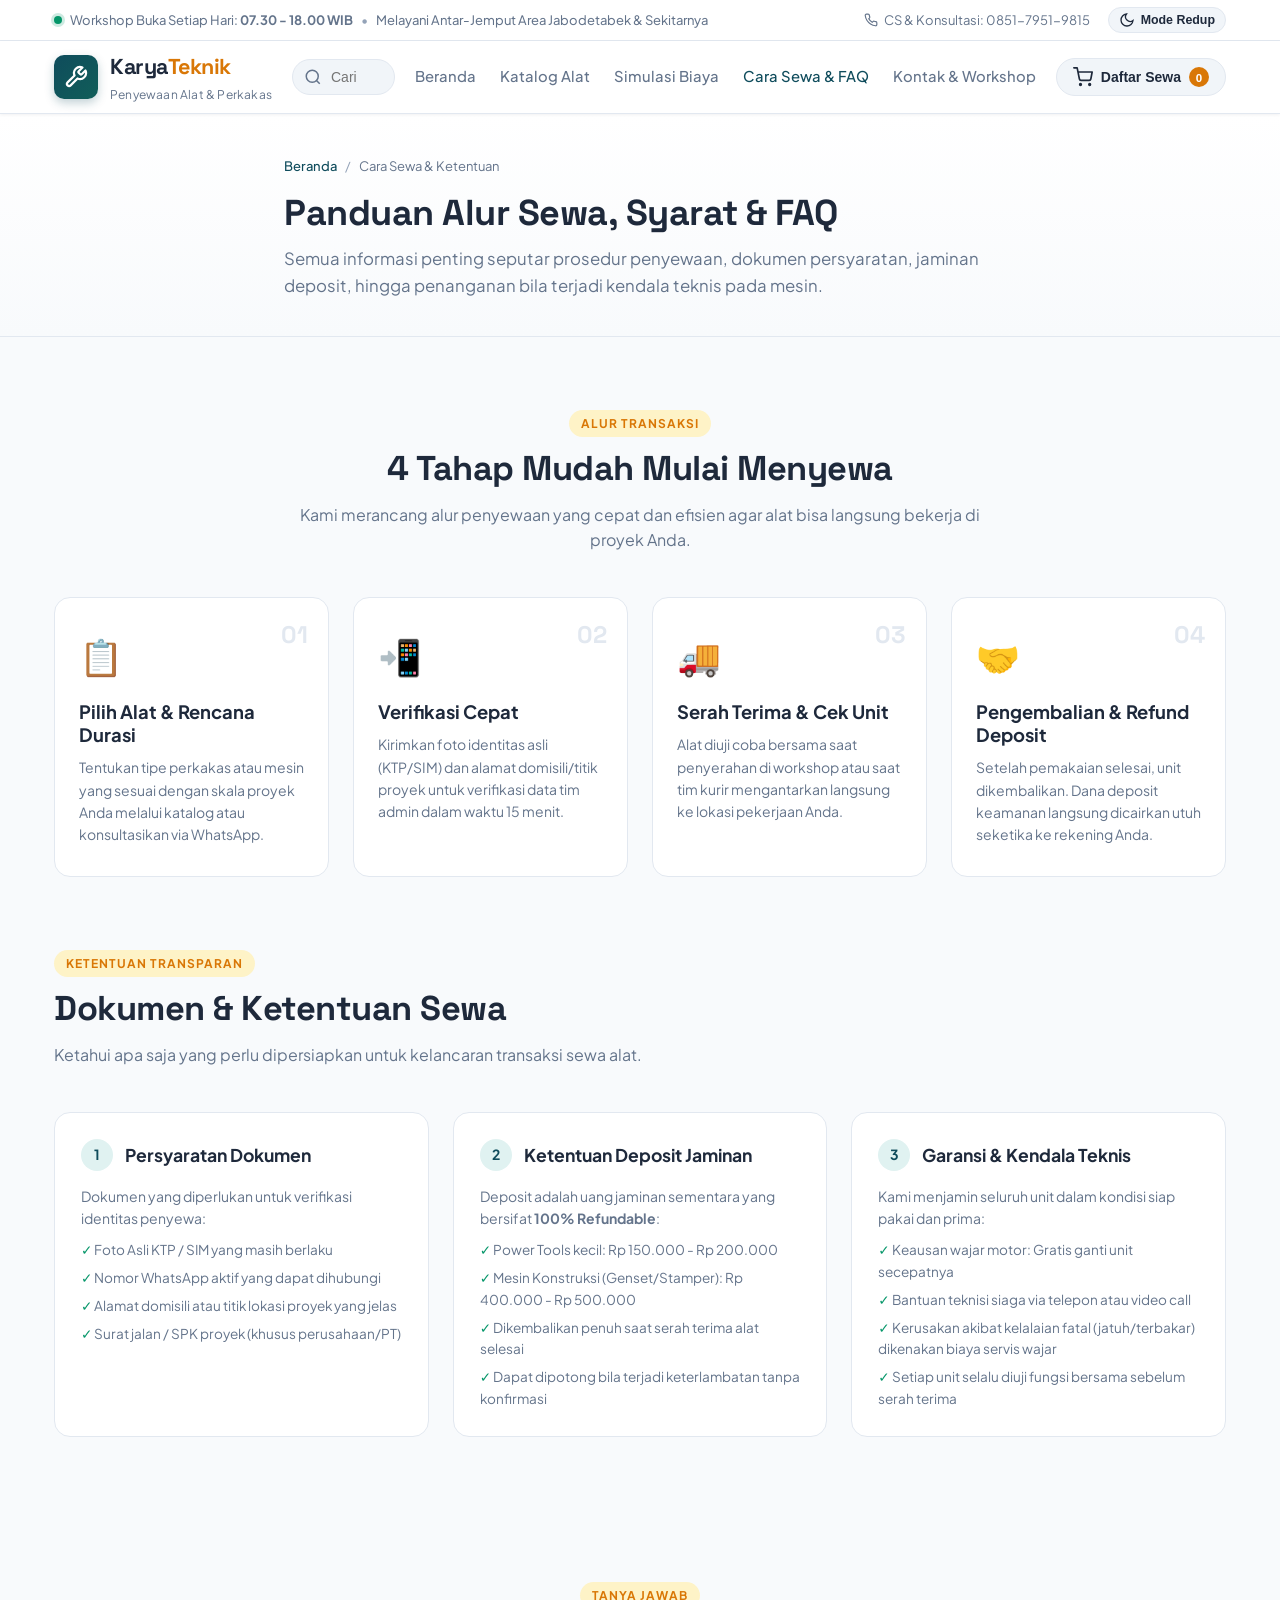
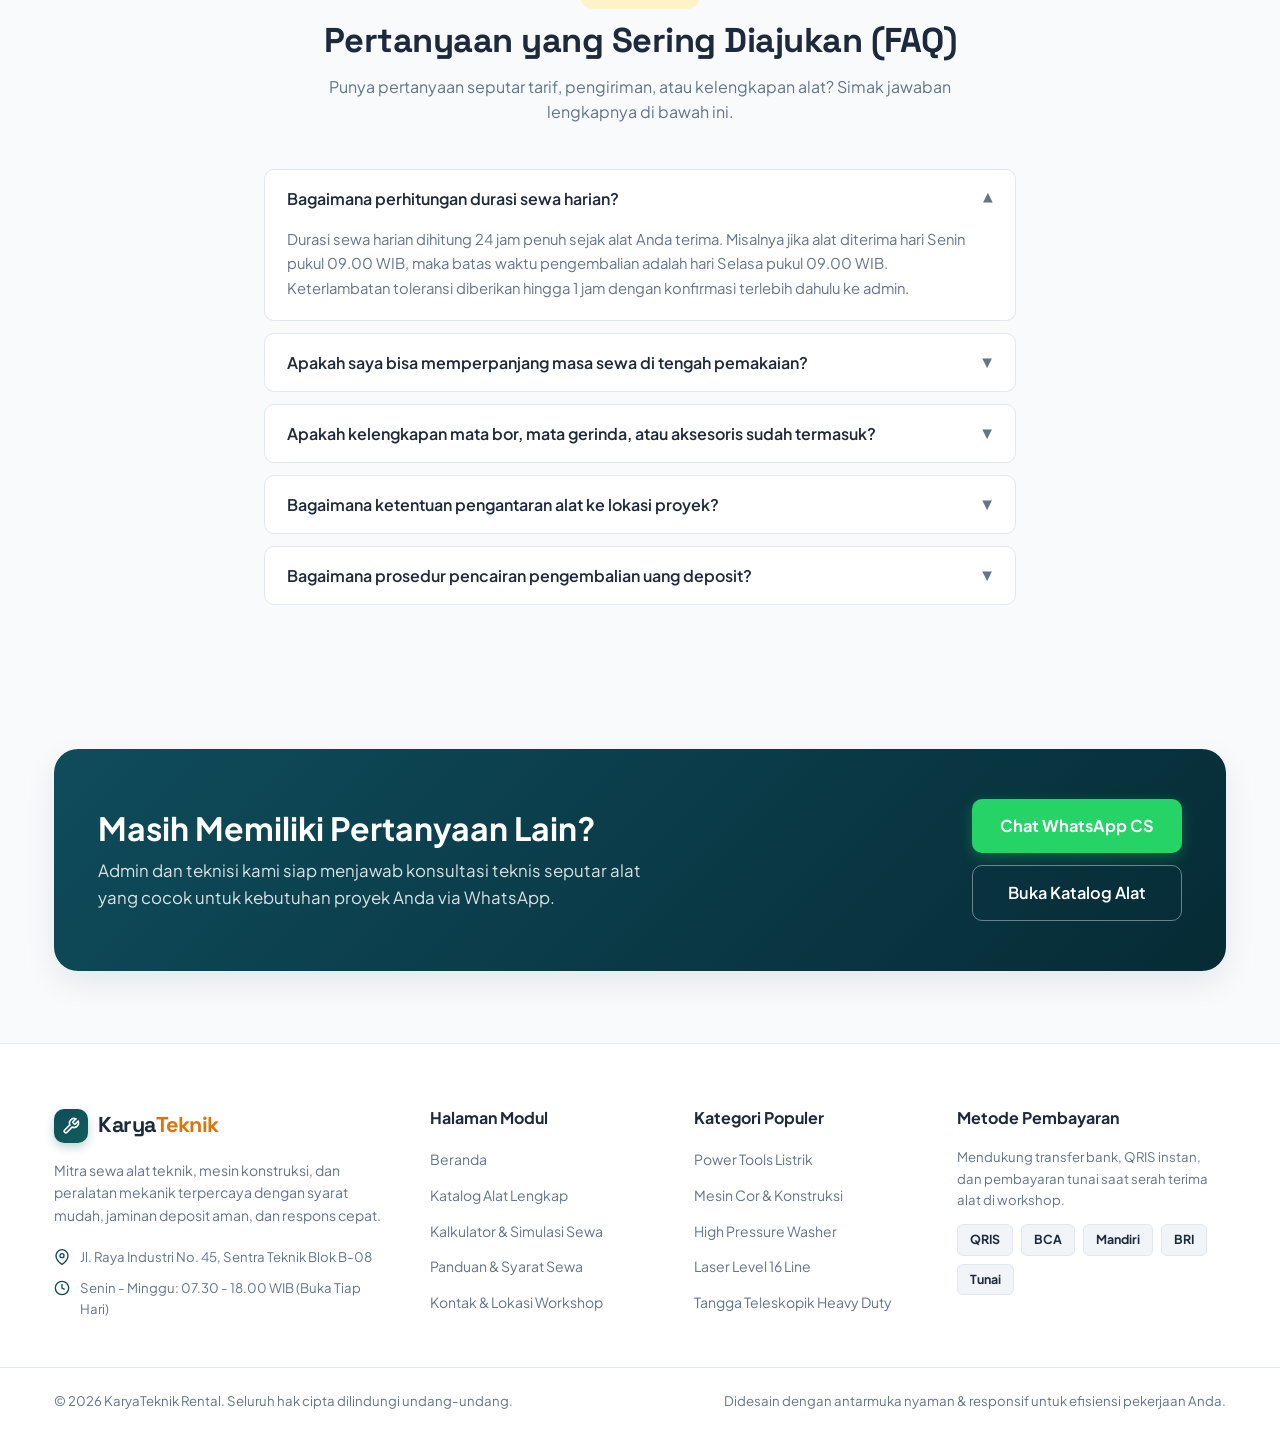
<file: cara-sewa.html>
<!DOCTYPE html>
<html lang="id" data-theme="light">

<head>
  <meta charset="UTF-8">
  <meta name="viewport" content="width=device-width, initial-scale=1.0">
  <title>Panduan, Syarat Sewa & FAQ - KaryaTeknik Rental</title>
  <meta name="description"
    content="Informasi lengkap prosedur sewa, syarat verifikasi identitas, ketentuan deposit garansi, serta tanya jawab (FAQ) seputar persewaan alat teknik di KaryaTeknik.">
  <meta name="keywords"
    content="cara sewa alat teknik, syarat rental bor, ketentuan deposit sewa perkakas, faq rental alat proyek">
  <meta name="author" content="KaryaTeknik Rental">

  <!-- Google Fonts -->
  <link rel="preconnect" href="https://fonts.googleapis.com">
  <link rel="preconnect" href="https://fonts.gstatic.com" crossorigin>
  <link
    href="https://fonts.googleapis.com/css2?family=Plus+Jakarta+Sans:wght@300;400;500;600;700;800&family=Space+Grotesk:wght@600;700&display=swap"
    rel="stylesheet">

  <!-- Main Stylesheet -->
  <link rel="stylesheet" href="styles.css">
</head>

<body>
  <!-- Top Announcement Bar -->
  <div class="top-bar">
    <div class="container top-bar-content">
      <div class="top-bar-left">
        <span class="badge-status-dot"></span>
        <span>Workshop Buka Setiap Hari: <strong>07.30 - 18.00 WIB</strong></span>
        <span class="divider-dot">•</span>
        <span>Melayani Antar-Jemput Area Jabodetabek & Sekitarnya</span>
      </div>
      <div class="top-bar-right">
        <a href="tel:+6285179519815" class="top-link">
          <svg width="14" height="14" viewBox="0 0 24 24" fill="none" stroke="currentColor" stroke-width="2">
            <path
              d="M22 16.92v3a2 2 0 0 1-2.18 2 19.79 19.79 0 0 1-8.63-3.07 19.5 19.5 0 0 1-6-6 19.79 19.79 0 0 1-3.07-8.67A2 2 0 0 1 4.11 2h3a2 2 0 0 1 2 1.72 12.84 12.84 0 0 0 .7 2.81 2 2 0 0 1-.45 2.11L8.09 9.91a16 16 0 0 0 6 6l1.27-1.27a2 2 0 0 1 2.11-.45 12.84 12.84 0 0 0 2.81.7A2 2 0 0 1 22 16.92z">
            </path>
          </svg>
          CS & Konsultasi: 0851-7951-9815
        </a>
        <button id="themeToggleBtn" class="theme-toggle-btn" aria-label="Ganti mode tampilan"
          title="Ubah tema warna (Nyaman di mata)">
          <svg id="themeIconSun" class="icon-sun" width="16" height="16" viewBox="0 0 24 24" fill="none"
            stroke="currentColor" stroke-width="2">
            <circle cx="12" cy="12" r="5"></circle>
            <line x1="12" y1="1" x2="12" y2="3"></line>
            <line x1="12" y1="21" x2="12" y2="23"></line>
            <line x1="4.22" y1="4.22" x2="5.64" y2="5.64"></line>
            <line x1="18.36" y1="18.36" x2="19.78" y2="19.78"></line>
            <line x1="1" y1="12" x2="3" y2="12"></line>
            <line x1="21" y1="12" x2="23" y2="12"></line>
            <line x1="4.22" y1="19.78" x2="5.64" y2="18.36"></line>
            <line x1="18.36" y1="5.64" x2="19.78" y2="4.22"></line>
          </svg>
          <svg id="themeIconMoon" class="icon-moon" width="16" height="16" viewBox="0 0 24 24" fill="none"
            stroke="currentColor" stroke-width="2">
            <path d="M21 12.79A9 9 0 1 1 11.21 3 7 7 0 0 0 21 12.79z"></path>
          </svg>
          <span id="themeToggleText">Mode Redup</span>
        </button>
      </div>
    </div>
  </div>

  <!-- Main Navigation -->
  <header class="site-header" id="mainHeader">
    <div class="container navbar">
      <a href="index.html" class="brand-logo" aria-label="Halaman Utama KaryaTeknik">
        <div class="logo-icon-wrap">
          <svg width="24" height="24" viewBox="0 0 24 24" fill="none" stroke="currentColor" stroke-width="2.2"
            stroke-linecap="round" stroke-linejoin="round">
            <path
              d="M14.7 6.3a1 1 0 0 0 0 1.4l1.6 1.6a1 1 0 0 0 1.4 0l3.77-3.77a6 6 0 0 1-7.94 7.94l-6.91 6.91a2.12 2.12 0 0 1-3-3l6.91-6.91a6 6 0 0 1 7.94-7.94l-3.76 3.76z">
            </path>
          </svg>
        </div>
        <div class="brand-text">
          <span class="brand-title">Karya<span>Teknik</span></span>
          <span class="brand-subtitle">Penyewaan Alat & Perkakas</span>
        </div>
      </a>

      <!-- Navbar Search Bar -->
      <div class="header-search-box">
        <svg class="search-icon" width="18" height="18" viewBox="0 0 24 24" fill="none" stroke="currentColor"
          stroke-width="2">
          <circle cx="11" cy="11" r="8"></circle>
          <line x1="21" y1="21" x2="16.65" y2="16.65"></line>
        </svg>
        <input type="text" id="navbarSearchInput" placeholder="Cari bor beton, genset, las..."
          aria-label="Cari alat teknik">
        <button id="clearSearchBtn" class="clear-search-btn" aria-label="Hapus pencarian"
          style="display: none;">✕</button>
      </div>

      <!-- Modular Page Navigation Links -->
      <nav class="nav-links">
        <a href="index.html" class="nav-link">Beranda</a>
        <a href="katalog.html" class="nav-link">Katalog Alat</a>
        <a href="kalkulator.html" class="nav-link">Simulasi Biaya</a>
        <a href="cara-sewa.html" class="nav-link active">Cara Sewa & FAQ</a>
        <a href="kontak.html" class="nav-link">Kontak & Workshop</a>
      </nav>

      <div class="nav-actions">
        <button id="openCartBtn" class="cart-btn" aria-label="Buka Keranjang Sewa">
          <svg width="20" height="20" viewBox="0 0 24 24" fill="none" stroke="currentColor" stroke-width="2"
            stroke-linecap="round" stroke-linejoin="round">
            <circle cx="9" cy="21" r="1"></circle>
            <circle cx="20" cy="21" r="1"></circle>
            <path d="M1 1h4l2.68 13.39a2 2 0 0 0 2 1.61h9.72a2 2 0 0 0 2-1.61L23 6H6"></path>
          </svg>
          <span class="cart-label">Daftar Sewa</span>
          <span id="cartCountBadge" class="cart-badge">0</span>
        </button>
      </div>
    </div>
  </header>

  <!-- Page Hero Header -->
  <section class="page-hero">
    <div class="container page-hero-content">
      <div class="breadcrumb">
        <a href="index.html">Beranda</a>
        <span class="breadcrumb-sep">/</span>
        <span>Cara Sewa & Ketentuan</span>
      </div>
      <h1 class="page-hero-title">Panduan Alur Sewa, Syarat & FAQ</h1>
      <p class="page-hero-desc">
        Semua informasi penting seputar prosedur penyewaan, dokumen persyaratan, jaminan deposit, hingga penanganan bila
        terjadi kendala teknis pada mesin.
      </p>
    </div>
  </section>

  <!-- Step-by-Step Guide Section -->
  <section class="section-steps">
    <div class="container">
      <div class="section-header text-center">
        <span class="sub-badge">Alur Transaksi</span>
        <h2 class="section-title">4 Tahap Mudah Mulai Menyewa</h2>
        <p class="section-desc">Kami merancang alur penyewaan yang cepat dan efisien agar alat bisa langsung bekerja di
          proyek Anda.</p>
      </div>

      <div class="steps-grid">
        <div class="step-card">
          <div class="step-number">01</div>
          <div class="step-icon">📋</div>
          <h4>Pilih Alat & Rencana Durasi</h4>
          <p>Tentukan tipe perkakas atau mesin yang sesuai dengan skala proyek Anda melalui katalog atau konsultasikan
            via WhatsApp.</p>
        </div>

        <div class="step-card">
          <div class="step-number">02</div>
          <div class="step-icon">📲</div>
          <h4>Verifikasi Cepat</h4>
          <p>Kirimkan foto identitas asli (KTP/SIM) dan alamat domisili/titik proyek untuk verifikasi data tim admin
            dalam waktu 15 menit.</p>
        </div>

        <div class="step-card">
          <div class="step-number">03</div>
          <div class="step-icon">🚚</div>
          <h4>Serah Terima & Cek Unit</h4>
          <p>Alat diuji coba bersama saat penyerahan di workshop atau saat tim kurir mengantarkan langsung ke lokasi
            pekerjaan Anda.</p>
        </div>

        <div class="step-card">
          <div class="step-number">04</div>
          <div class="step-icon">🤝</div>
          <h4>Pengembalian & Refund Deposit</h4>
          <p>Setelah pemakaian selesai, unit dikembalikan. Dana deposit keamanan langsung dicairkan utuh seketika ke
            rekening Anda.</p>
        </div>
      </div>
    </div>
  </section>

  <!-- Terms & Policy Detail Boxes -->
  <section class="section-features" style="padding-top: 0;">
    <div class="container">
      <div class="section-header">
        <span class="sub-badge">Ketentuan Transparan</span>
        <h2 class="section-title">Dokumen & Ketentuan Sewa</h2>
        <p class="section-desc">Ketahui apa saja yang perlu dipersiapkan untuk kelancaran transaksi sewa alat.</p>
      </div>

      <div class="terms-grid">
        <div class="term-box">
          <div class="term-box-header">
            <div class="term-badge-num">1</div>
            <h4>Persyaratan Dokumen</h4>
          </div>
          <p>Dokumen yang diperlukan untuk verifikasi identitas penyewa:</p>
          <ul>
            <li>Foto Asli KTP / SIM yang masih berlaku</li>
            <li>Nomor WhatsApp aktif yang dapat dihubungi</li>
            <li>Alamat domisili atau titik lokasi proyek yang jelas</li>
            <li>Surat jalan / SPK proyek (khusus perusahaan/PT)</li>
          </ul>
        </div>

        <div class="term-box">
          <div class="term-box-header">
            <div class="term-badge-num">2</div>
            <h4>Ketentuan Deposit Jaminan</h4>
          </div>
          <p>Deposit adalah uang jaminan sementara yang bersifat <strong>100% Refundable</strong>:</p>
          <ul>
            <li>Power Tools kecil: Rp 150.000 - Rp 200.000</li>
            <li>Mesin Konstruksi (Genset/Stamper): Rp 400.000 - Rp 500.000</li>
            <li>Dikembalikan penuh saat serah terima alat selesai</li>
            <li>Dapat dipotong bila terjadi keterlambatan tanpa konfirmasi</li>
          </ul>
        </div>

        <div class="term-box">
          <div class="term-box-header">
            <div class="term-badge-num">3</div>
            <h4>Garansi & Kendala Teknis</h4>
          </div>
          <p>Kami menjamin seluruh unit dalam kondisi siap pakai dan prima:</p>
          <ul>
            <li>Keausan wajar motor: Gratis ganti unit secepatnya</li>
            <li>Bantuan teknisi siaga via telepon atau video call</li>
            <li>Kerusakan akibat kelalaian fatal (jatuh/terbakar) dikenakan biaya servis wajar</li>
            <li>Setiap unit selalu diuji fungsi bersama sebelum serah terima</li>
          </ul>
        </div>
      </div>
    </div>
  </section>

  <!-- Comprehensive FAQ Section -->
  <section class="section-faq" id="faq">
    <div class="container faq-container">
      <div class="section-header text-center">
        <span class="sub-badge">Tanya Jawab</span>
        <h2 class="section-title">Pertanyaan yang Sering Diajukan (FAQ)</h2>
        <p class="section-desc">Punya pertanyaan seputar tarif, pengiriman, atau kelengkapan alat? Simak jawaban
          lengkapnya di bawah ini.</p>
      </div>

      <div class="accordion" id="faqAccordion">
        <div class="accordion-item">
          <button class="accordion-header" aria-expanded="false">
            <span>Bagaimana perhitungan durasi sewa harian?</span>
            <span class="acc-chevron">▼</span>
          </button>
          <div class="accordion-collapse">
            <div class="accordion-body">
              Durasi sewa harian dihitung 24 jam penuh sejak alat Anda terima. Misalnya jika alat diterima hari Senin
              pukul 09.00 WIB, maka batas waktu pengembalian adalah hari Selasa pukul 09.00 WIB. Keterlambatan toleransi
              diberikan hingga 1 jam dengan konfirmasi terlebih dahulu ke admin.
            </div>
          </div>
        </div>

        <div class="accordion-item">
          <button class="accordion-header" aria-expanded="false">
            <span>Apakah saya bisa memperpanjang masa sewa di tengah pemakaian?</span>
            <span class="acc-chevron">▼</span>
          </button>
          <div class="accordion-collapse">
            <div class="accordion-body">
              Bisa! Cukup hubungi admin WhatsApp kami minimal 4 jam sebelum masa sewa berakhir. Jika alat tidak memiliki
              jadwal booking mendesak oleh penyewa lain, masa sewa akan langsung diperpanjang dan otomatis menikmati
              tarif diskon durasi berkelanjutan.
            </div>
          </div>
        </div>

        <div class="accordion-item">
          <button class="accordion-header" aria-expanded="false">
            <span>Apakah kelengkapan mata bor, mata gerinda, atau aksesoris sudah termasuk?</span>
            <span class="acc-chevron">▼</span>
          </button>
          <div class="accordion-collapse">
            <div class="accordion-body">
              Ya, seluruh unit disewakan dengan kelengkapan operasional standar siap pakai (contoh: mesin bor sudah
              termasuk set mata bor beton SDS 8/10/12mm, gerinda sudah dilengkapi kunci pembuka dan gagang pelindung).
              Untuk mata potong khusus seperti diamond wheel granit atau mata coring, Anda dapat memesannya secara
              terpisah.
            </div>
          </div>
        </div>

        <div class="accordion-item">
          <button class="accordion-header" aria-expanded="false">
            <span>Bagaimana ketentuan pengantaran alat ke lokasi proyek?</span>
            <span class="acc-chevron">▼</span>
          </button>
          <div class="accordion-collapse">
            <div class="accordion-body">
              Kami melayani pengantaran dan penjemputan untuk seluruh wilayah Jabodetabek. Biaya armada antar-jemput
              disesuaikan dengan jarak tempuh dan dimensi alat (mulai Rp 35.000 untuk perkakas ringan dan Rp 50.000 - Rp
              100.000 untuk mesin besar seperti genset atau stamper). Anda juga dipersilakan mengambil langsung di
              workshop kami tanpa biaya ongkir.
            </div>
          </div>
        </div>

        <div class="accordion-item">
          <button class="accordion-header" aria-expanded="false">
            <span>Bagaimana prosedur pencairan pengembalian uang deposit?</span>
            <span class="acc-chevron">▼</span>
          </button>
          <div class="accordion-collapse">
            <div class="accordion-body">
              Setelah alat selesai diperiksa oleh teknisi workshop kami dan dipastikan lengkap sesuai daftar serah
              terima awal, uang deposit langsung ditransfer kembali ke rekening bank atau dompet digital Anda dalam
              waktu kurang dari 10 menit.
            </div>
          </div>
        </div>
      </div>
    </div>
  </section>

  <!-- CTA Box -->
  <section class="section-cta">
    <div class="container">
      <div class="cta-banner">
        <div class="cta-content">
          <h2>Masih Memiliki Pertanyaan Lain?</h2>
          <p>Admin dan teknisi kami siap menjawab konsultasi teknis seputar alat yang cocok untuk kebutuhan proyek Anda
            via WhatsApp.</p>
        </div>
        <div class="cta-actions">
          <a href="https://wa.me/6281234567890?text=Halo%20KaryaTeknik,%20saya%20mau%20tanya%20syarat%20sewa"
            target="_blank" rel="noopener noreferrer" class="btn btn-whatsapp btn-lg">
            Chat WhatsApp CS
          </a>
          <a href="katalog.html" class="btn btn-outline-light btn-lg">Buka Katalog Alat</a>
        </div>
      </div>
    </div>
  </section>

  <!-- Site Footer -->
  <footer class="site-footer">
    <div class="container footer-grid">
      <div class="footer-col brand-col">
        <div class="footer-logo">
          <div class="logo-icon-wrap sm">
            <svg width="18" height="18" viewBox="0 0 24 24" fill="none" stroke="currentColor" stroke-width="2.2">
              <path
                d="M14.7 6.3a1 1 0 0 0 0 1.4l1.6 1.6a1 1 0 0 0 1.4 0l3.77-3.77a6 6 0 0 1-7.94 7.94l-6.91 6.91a2.12 2.12 0 0 1-3-3l6.91-6.91a6 6 0 0 1 7.94-7.94l-3.76 3.76z">
              </path>
            </svg>
          </div>
          <span class="brand-title">Karya<span>Teknik</span></span>
        </div>
        <p class="footer-tagline">
          Mitra sewa alat teknik, mesin konstruksi, dan peralatan mekanik terpercaya dengan syarat mudah, jaminan
          deposit aman, dan respons cepat.
        </p>
        <div class="footer-contact-items">
          <div class="f-contact-row">
            <svg width="16" height="16" viewBox="0 0 24 24" fill="none" stroke="currentColor" stroke-width="2">
              <path d="M21 10c0 7-9 13-9 13s-9-6-9-13a9 9 0 0 1 18 0z"></path>
              <circle cx="12" cy="10" r="3"></circle>
            </svg>
            <span>Jl. Raya Industri No. 45, Sentra Teknik Blok B-08</span>
          </div>
          <div class="f-contact-row">
            <svg width="16" height="16" viewBox="0 0 24 24" fill="none" stroke="currentColor" stroke-width="2">
              <circle cx="12" cy="12" r="10"></circle>
              <polyline points="12 6 12 12 16 14"></polyline>
            </svg>
            <span>Senin - Minggu: 07.30 - 18.00 WIB (Buka Tiap Hari)</span>
          </div>
        </div>
      </div>

      <div class="footer-col">
        <h4 class="footer-heading">Halaman Modul</h4>
        <ul class="footer-links">
          <li><a href="index.html">Beranda</a></li>
          <li><a href="katalog.html">Katalog Alat Lengkap</a></li>
          <li><a href="kalkulator.html">Kalkulator & Simulasi Sewa</a></li>
          <li><a href="cara-sewa.html">Panduan & Syarat Sewa</a></li>
          <li><a href="kontak.html">Kontak & Lokasi Workshop</a></li>
        </ul>
      </div>

      <div class="footer-col">
        <h4 class="footer-heading">Kategori Populer</h4>
        <ul class="footer-links">
          <li><a href="katalog.html?cat=power-tools">Power Tools Listrik</a></li>
          <li><a href="katalog.html?cat=konstruksi">Mesin Cor & Konstruksi</a></li>
          <li><a href="katalog.html?cat=kebun-pembersih">High Pressure Washer</a></li>
          <li><a href="katalog.html?cat=ukur-presisi">Laser Level 16 Line</a></li>
          <li><a href="katalog.html?cat=tangga-k3">Tangga Teleskopik Heavy Duty</a></li>
        </ul>
      </div>

      <div class="footer-col">
        <h4 class="footer-heading">Metode Pembayaran</h4>
        <p class="f-pay-desc">Mendukung transfer bank, QRIS instan, dan pembayaran tunai saat serah terima alat di
          workshop.</p>
        <div class="payment-badges">
          <span class="pay-chip">QRIS</span>
          <span class="pay-chip">BCA</span>
          <span class="pay-chip">Mandiri</span>
          <span class="pay-chip">BRI</span>
          <span class="pay-chip">Tunai</span>
        </div>
      </div>
    </div>

    <div class="footer-bottom">
      <div class="container footer-bottom-flex">
        <p>© 2026 KaryaTeknik Rental. Seluruh hak cipta dilindungi undang-undang.</p>
        <p class="text-muted">Didesain dengan antarmuka nyaman & responsif untuk efisiensi pekerjaan Anda.</p>
      </div>
    </div>
  </footer>

  <!-- Drawer Keranjang Sewa -->
  <div class="cart-drawer-overlay" id="cartOverlay"></div>
  <aside class="cart-drawer" id="cartDrawer" aria-label="Daftar Alat yang Dipilih">
    <div class="cart-drawer-header">
      <div class="drawer-title-wrap">
        <svg width="22" height="22" viewBox="0 0 24 24" fill="none" stroke="currentColor" stroke-width="2">
          <circle cx="9" cy="21" r="1"></circle>
          <circle cx="20" cy="21" r="1"></circle>
          <path d="M1 1h4l2.68 13.39a2 2 0 0 0 2 1.61h9.72a2 2 0 0 0 2-1.61L23 6H6"></path>
        </svg>
        <h3>Daftar Sewa Anda</h3>
      </div>
      <button class="cart-drawer-close" id="closeCartBtn" aria-label="Tutup Keranjang">✕</button>
    </div>

    <div class="cart-drawer-body">
      <div class="cart-items-list" id="cartItemsList"></div>
      <div class="cart-empty" id="cartEmptyMessage">
        <div class="cart-empty-icon">🛒</div>
        <h4>Daftar Sewa Masih Kosong</h4>
        <p>Silakan telusuri katalog alat kami dan klik tombol <strong>"+ Sewa"</strong> untuk menambahkan unit.</p>
        <a href="katalog.html" class="btn btn-primary btn-sm">Buka Katalog Alat</a>
      </div>
    </div>

    <div class="cart-drawer-footer" id="cartDrawerFooter">
      <div class="cart-duration-setter">
        <label for="cartGlobalDays">Rencana Durasi Sewa Keseluruhan:</label>
        <div class="cart-days-control">
          <button type="button" class="btn-micro" id="cartDaysMinus">-</button>
          <input type="number" id="cartGlobalDays" value="1" min="1" max="60">
          <span>Hari</span>
          <button type="button" class="btn-micro" id="cartDaysPlus">+</button>
        </div>
      </div>

      <div class="cart-total-box">
        <div class="cart-subtotal-row">
          <span>Subtotal Sewa:</span>
          <span id="cartSubtotal">Rp 0</span>
        </div>
        <div class="cart-subtotal-row text-success" id="cartDiscountRow" style="display: none;">
          <span>Diskon Durasi:</span>
          <span id="cartDiscountVal">- Rp 0</span>
        </div>
        <div class="cart-total-row">
          <span>Estimasi Total:</span>
          <strong id="cartGrandTotal">Rp 0</strong>
        </div>
      </div>

      <button class="btn btn-whatsapp btn-block" id="checkoutWhatsappBtn">
        <svg width="20" height="20" viewBox="0 0 24 24" fill="currentColor">
          <path
            d="M.057 24l1.687-6.163c-1.041-1.804-1.588-3.849-1.587-5.946.003-6.556 5.338-11.891 11.893-11.891 3.181.001 6.167 1.24 8.413 3.488 2.245 2.248 3.481 5.236 3.48 8.414-.003 6.557-5.338 11.892-11.893 11.892-1.99-.001-3.951-.5-5.688-1.448l-6.305 1.654zm6.597-3.807c1.676.995 3.276 1.591 5.392 1.592 5.448 0 9.886-4.434 9.889-9.885.002-5.462-4.415-9.89-9.881-9.892-5.452 0-9.887 4.434-9.889 9.884-.001 2.225.651 3.891 1.746 5.634l-.999 3.648 3.742-.981zm11.387-5.464c-.074-.124-.272-.198-.57-.347-.297-.149-1.758-.868-2.031-.967-.272-.099-.47-.149-.669.149-.198.297-.768.967-.941 1.165-.173.198-.347.223-.644.074-.297-.149-1.255-.462-2.39-1.475-.883-.788-1.48-1.761-1.653-2.059-.173-.297-.018-.458.13-.606.134-.133.297-.347.446-.521.151-.172.2-.296.3-.495.099-.198.05-.372-.025-.521-.075-.148-.669-1.611-.916-2.206-.242-.579-.487-.501-.669-.51l-.57-.01c-.198 0-.52.074-.792.372s-1.04 1.016-1.04 2.479 1.065 2.876 1.213 3.074c.149.198 2.095 3.2 5.076 4.487.709.306 1.263.489 1.694.626.712.226 1.36.194 1.872.118.571-.085 1.758-.719 2.006-1.413.248-.695.248-1.29.173-1.414z" />
        </svg>
        Pesan & Tanya Ketersediaan via WA
      </button>
      <button class="btn btn-outline-danger btn-sm btn-block mt-2" onclick="app.clearCart()">Kosongkan Daftar</button>
    </div>
  </aside>

  <!-- Checkout Information Modal -->
  <div class="modal-backdrop" id="checkoutModal" aria-hidden="true">
    <div class="modal-dialog modal-sm">
      <div class="modal-content">
        <button class="modal-close-btn" id="closeCheckoutModalBtn" aria-label="Tutup form sewa">✕</button>
        <div class="checkout-modal-body">
          <div class="modal-header-icon">📲</div>
          <h3>Konfirmasi Penyewaan Alat</h3>
          <p class="modal-sub">Isi nama & lokasi proyek agar pesan WhatsApp terformat otomatis dan cepat diproses tim
            kami.</p>

          <form id="checkoutForm">
            <div class="form-group">
              <label for="custName">Nama Penyewa / Penanggung Jawab *</label>
              <input type="text" id="custName" class="form-control" placeholder="Contoh: Pak Herman / PT Bangun Maju"
                required>
            </div>

            <div class="form-group">
              <label for="custPhone">Nomor WhatsApp Aktif *</label>
              <input type="tel" id="custPhone" class="form-control" placeholder="Contoh: 08123456789" required>
            </div>

            <div class="form-group">
              <label for="custAddress">Alamat Proyek / Lokasi Pengantaran *</label>
              <textarea id="custAddress" class="form-control" rows="2" placeholder="Nama jalan, patokan lokasi..."
                required></textarea>
            </div>

            <div class="form-group">
              <label for="custDeliveryType">Metode Pengambilan Alat:</label>
              <select id="custDeliveryType" class="form-control">
                <option value="Antar ke Lokasi Proyek">Diantar oleh Kurir KaryaTeknik (Area Jabodetabek)</option>
                <option value="Ambil Sendiri di Workshop">Ambil Sendiri di Workshop (Gratis Ongkir)</option>
              </select>
            </div>

            <div class="form-group">
              <label for="custStartDate">Tanggal Mulai Sewa:</label>
              <input type="date" id="custStartDate" class="form-control" required>
            </div>

            <button type="submit" class="btn btn-whatsapp btn-block btn-lg mt-3">
              Kirimkan ke WhatsApp Toko
            </button>
          </form>
        </div>
      </div>
    </div>
  </div>

  <!-- Toast Notification System -->
  <div class="toast-container" id="toastContainer" aria-live="polite"></div>

  <!-- Application Logic -->
  <script src="app.js"></script>
</body>

</html>
</file>
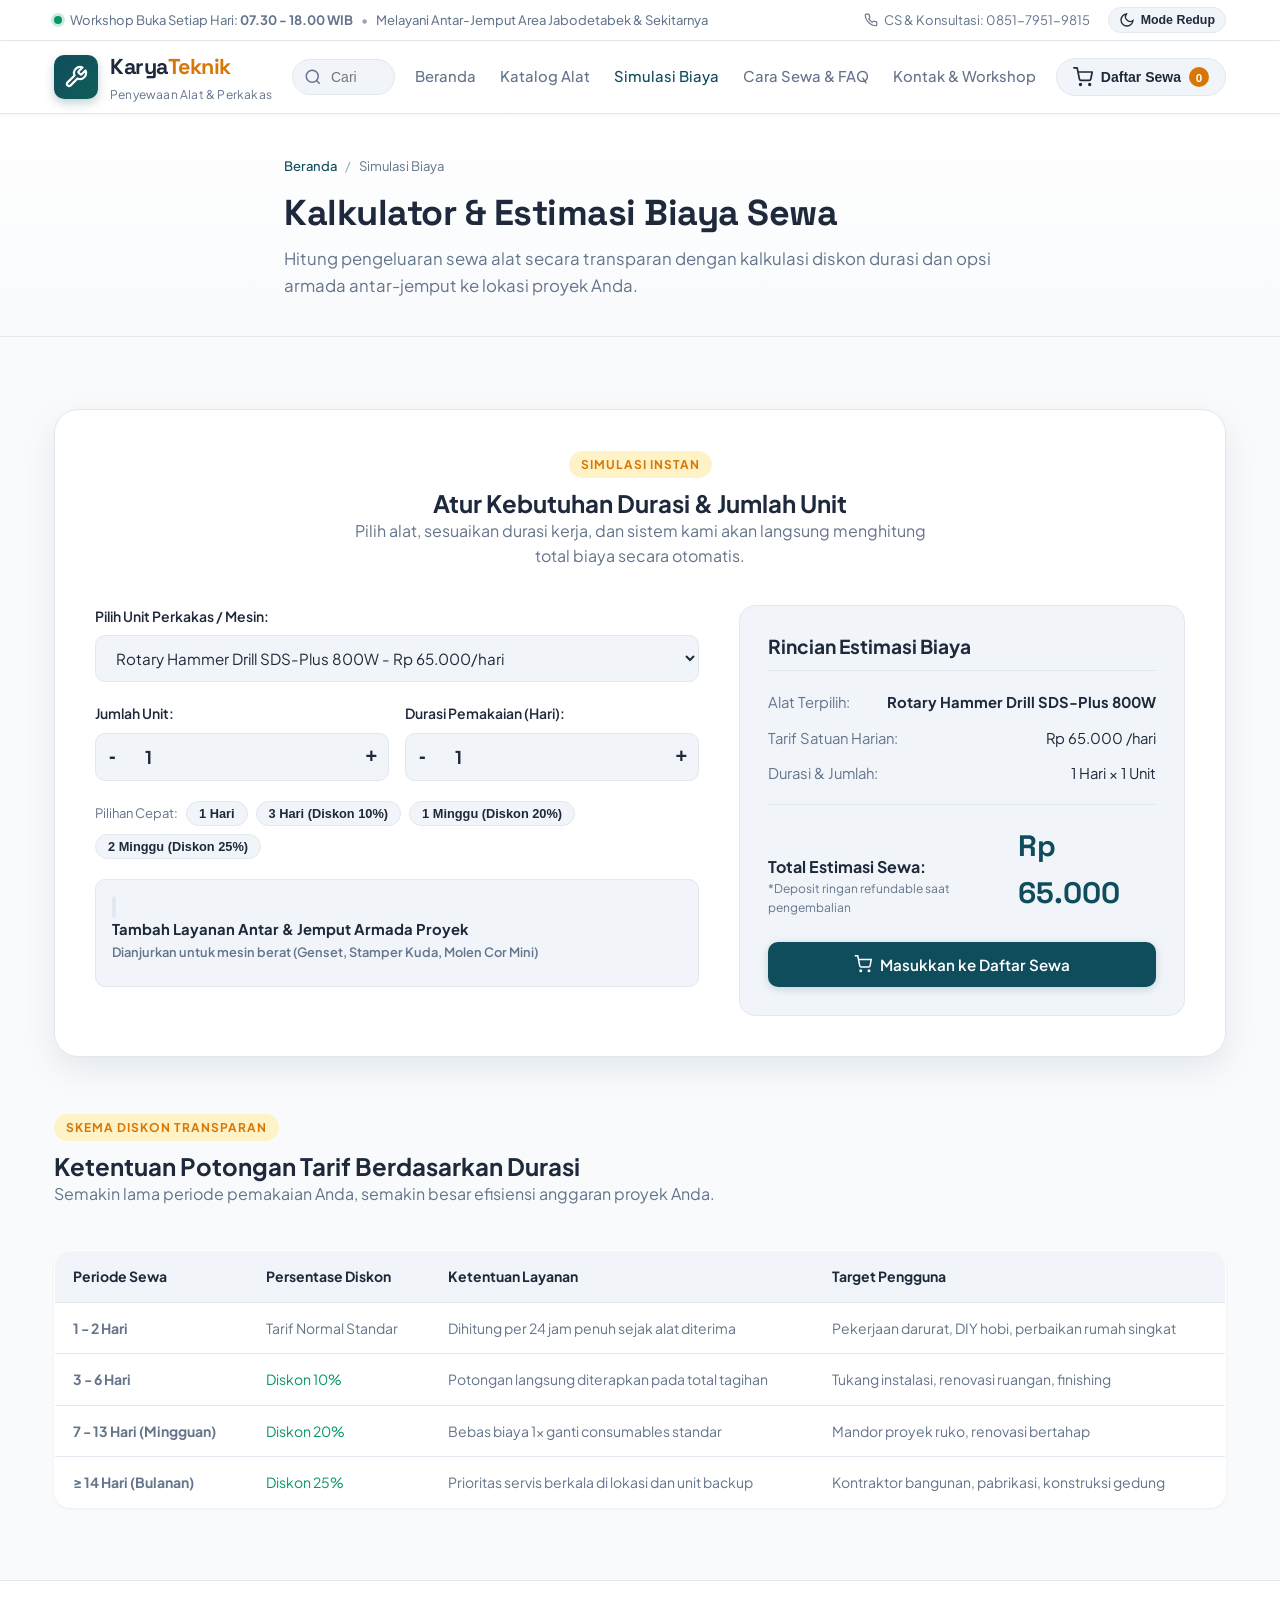
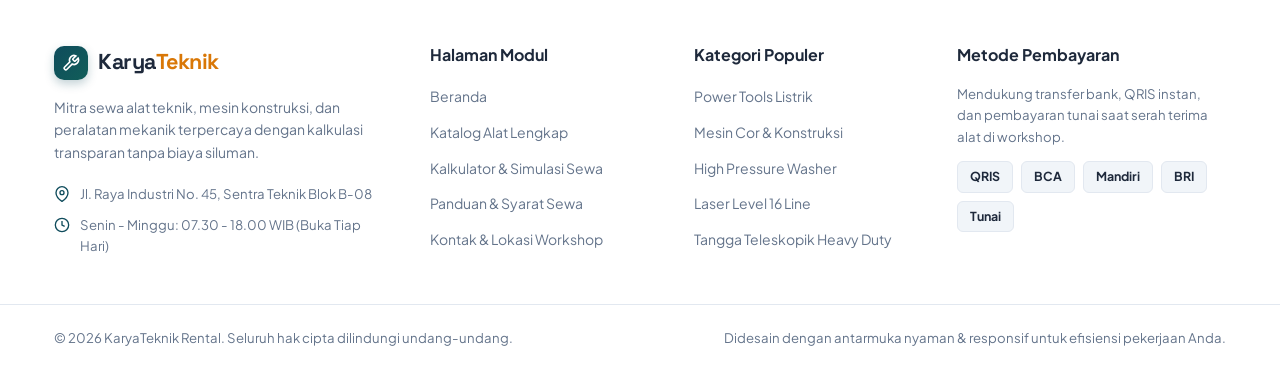
<file: kalkulator.html>
<!DOCTYPE html>
<html lang="id" data-theme="light">

<head>
  <meta charset="UTF-8">
  <meta name="viewport" content="width=device-width, initial-scale=1.0">
  <title>Simulasi Biaya & Kalkulator Sewa - KaryaTeknik Rental</title>
  <meta name="description"
    content="Hitung estimasi pengeluaran sewa perkakas dan mesin konstruksi Anda secara transparan. Dapatkan diskon sewa mingguan hingga 25% dan opsi antar-jemput proyek.">
  <meta name="keywords"
    content="kalkulator sewa alat, biaya sewa bor beton, simulasi sewa genset, tarif rental perkakas">
  <meta name="author" content="KaryaTeknik Rental">

  <!-- Google Fonts -->
  <link rel="preconnect" href="https://fonts.googleapis.com">
  <link rel="preconnect" href="https://fonts.gstatic.com" crossorigin>
  <link
    href="https://fonts.googleapis.com/css2?family=Plus+Jakarta+Sans:wght@300;400;500;600;700;800&family=Space+Grotesk:wght@600;700&display=swap"
    rel="stylesheet">

  <!-- Main Stylesheet -->
  <link rel="stylesheet" href="styles.css">
</head>

<body>
  <!-- Top Announcement Bar -->
  <div class="top-bar">
    <div class="container top-bar-content">
      <div class="top-bar-left">
        <span class="badge-status-dot"></span>
        <span>Workshop Buka Setiap Hari: <strong>07.30 - 18.00 WIB</strong></span>
        <span class="divider-dot">•</span>
        <span>Melayani Antar-Jemput Area Jabodetabek & Sekitarnya</span>
      </div>
      <div class="top-bar-right">
        <a href="tel:+6285179519815" class="top-link">
          <svg width="14" height="14" viewBox="0 0 24 24" fill="none" stroke="currentColor" stroke-width="2">
            <path
              d="M22 16.92v3a2 2 0 0 1-2.18 2 19.79 19.79 0 0 1-8.63-3.07 19.5 19.5 0 0 1-6-6 19.79 19.79 0 0 1-3.07-8.67A2 2 0 0 1 4.11 2h3a2 2 0 0 1 2 1.72 12.84 12.84 0 0 0 .7 2.81 2 2 0 0 1-.45 2.11L8.09 9.91a16 16 0 0 0 6 6l1.27-1.27a2 2 0 0 1 2.11-.45 12.84 12.84 0 0 0 2.81.7A2 2 0 0 1 22 16.92z">
            </path>
          </svg>
          CS & Konsultasi: 0851-7951-9815
        </a>
        <button id="themeToggleBtn" class="theme-toggle-btn" aria-label="Ganti mode tampilan"
          title="Ubah tema warna (Nyaman di mata)">
          <svg id="themeIconSun" class="icon-sun" width="16" height="16" viewBox="0 0 24 24" fill="none"
            stroke="currentColor" stroke-width="2">
            <circle cx="12" cy="12" r="5"></circle>
            <line x1="12" y1="1" x2="12" y2="3"></line>
            <line x1="12" y1="21" x2="12" y2="23"></line>
            <line x1="4.22" y1="4.22" x2="5.64" y2="5.64"></line>
            <line x1="18.36" y1="18.36" x2="19.78" y2="19.78"></line>
            <line x1="1" y1="12" x2="3" y2="12"></line>
            <line x1="21" y1="12" x2="23" y2="12"></line>
            <line x1="4.22" y1="19.78" x2="5.64" y2="18.36"></line>
            <line x1="18.36" y1="5.64" x2="19.78" y2="4.22"></line>
          </svg>
          <svg id="themeIconMoon" class="icon-moon" width="16" height="16" viewBox="0 0 24 24" fill="none"
            stroke="currentColor" stroke-width="2">
            <path d="M21 12.79A9 9 0 1 1 11.21 3 7 7 0 0 0 21 12.79z"></path>
          </svg>
          <span id="themeToggleText">Mode Redup</span>
        </button>
      </div>
    </div>
  </div>

  <!-- Main Navigation -->
  <header class="site-header" id="mainHeader">
    <div class="container navbar">
      <a href="index.html" class="brand-logo" aria-label="Halaman Utama KaryaTeknik">
        <div class="logo-icon-wrap">
          <svg width="24" height="24" viewBox="0 0 24 24" fill="none" stroke="currentColor" stroke-width="2.2"
            stroke-linecap="round" stroke-linejoin="round">
            <path
              d="M14.7 6.3a1 1 0 0 0 0 1.4l1.6 1.6a1 1 0 0 0 1.4 0l3.77-3.77a6 6 0 0 1-7.94 7.94l-6.91 6.91a2.12 2.12 0 0 1-3-3l6.91-6.91a6 6 0 0 1 7.94-7.94l-3.76 3.76z">
            </path>
          </svg>
        </div>
        <div class="brand-text">
          <span class="brand-title">Karya<span>Teknik</span></span>
          <span class="brand-subtitle">Penyewaan Alat & Perkakas</span>
        </div>
      </a>

      <!-- Navbar Search Bar -->
      <div class="header-search-box">
        <svg class="search-icon" width="18" height="18" viewBox="0 0 24 24" fill="none" stroke="currentColor"
          stroke-width="2">
          <circle cx="11" cy="11" r="8"></circle>
          <line x1="21" y1="21" x2="16.65" y2="16.65"></line>
        </svg>
        <input type="text" id="navbarSearchInput" placeholder="Cari bor beton, genset, las..."
          aria-label="Cari alat teknik">
        <button id="clearSearchBtn" class="clear-search-btn" aria-label="Hapus pencarian"
          style="display: none;">✕</button>
      </div>

      <!-- Modular Page Navigation Links -->
      <nav class="nav-links">
        <a href="index.html" class="nav-link">Beranda</a>
        <a href="katalog.html" class="nav-link">Katalog Alat</a>
        <a href="kalkulator.html" class="nav-link active">Simulasi Biaya</a>
        <a href="cara-sewa.html" class="nav-link">Cara Sewa & FAQ</a>
        <a href="kontak.html" class="nav-link">Kontak & Workshop</a>
      </nav>

      <div class="nav-actions">
        <button id="openCartBtn" class="cart-btn" aria-label="Buka Keranjang Sewa">
          <svg width="20" height="20" viewBox="0 0 24 24" fill="none" stroke="currentColor" stroke-width="2"
            stroke-linecap="round" stroke-linejoin="round">
            <circle cx="9" cy="21" r="1"></circle>
            <circle cx="20" cy="21" r="1"></circle>
            <path d="M1 1h4l2.68 13.39a2 2 0 0 0 2 1.61h9.72a2 2 0 0 0 2-1.61L23 6H6"></path>
          </svg>
          <span class="cart-label">Daftar Sewa</span>
          <span id="cartCountBadge" class="cart-badge">0</span>
        </button>
      </div>
    </div>
  </header>

  <!-- Page Hero Header -->
  <section class="page-hero">
    <div class="container page-hero-content">
      <div class="breadcrumb">
        <a href="index.html">Beranda</a>
        <span class="breadcrumb-sep">/</span>
        <span>Simulasi Biaya</span>
      </div>
      <h1 class="page-hero-title">Kalkulator & Estimasi Biaya Sewa</h1>
      <p class="page-hero-desc">
        Hitung pengeluaran sewa alat secara transparan dengan kalkulasi diskon durasi dan opsi armada antar-jemput ke
        lokasi proyek Anda.
      </p>
    </div>
  </section>

  <!-- Calculator Main Section -->
  <main class="section-calculator">
    <div class="container">
      <div class="calculator-card">
        <div class="calc-header">
          <span class="sub-badge">Simulasi Instan</span>
          <h2>Atur Kebutuhan Durasi & Jumlah Unit</h2>
          <p>Pilih alat, sesuaikan durasi kerja, dan sistem kami akan langsung menghitung total biaya secara otomatis.
          </p>
        </div>

        <div class="calc-body-grid">
          <!-- Form Section -->
          <div class="calc-form">
            <div class="form-group">
              <label for="calcToolSelect">Pilih Unit Perkakas / Mesin:</label>
              <select id="calcToolSelect" class="form-control" aria-label="Pilih alat untuk simulasi">
                <!-- Populated dynamically by app.js -->
              </select>
            </div>

            <div class="form-row-2">
              <div class="form-group">
                <label for="calcQty">Jumlah Unit:</label>
                <div class="number-stepper">
                  <button type="button" class="step-btn" id="qtyMinusBtn">-</button>
                  <input type="number" id="calcQty" value="1" min="1" max="10" class="form-control text-center">
                  <button type="button" class="step-btn" id="qtyPlusBtn">+</button>
                </div>
              </div>

              <div class="form-group">
                <label for="calcDays">Durasi Pemakaian (Hari):</label>
                <div class="number-stepper">
                  <button type="button" class="step-btn" id="daysMinusBtn">-</button>
                  <input type="number" id="calcDays" value="1" min="1" max="60" class="form-control text-center">
                  <button type="button" class="step-btn" id="daysPlusBtn">+</button>
                </div>
              </div>
            </div>

            <div class="duration-quick-chips">
              <span>Pilihan Cepat:</span>
              <button type="button" class="chip-sm" onclick="app.setCalcDays(1)">1 Hari</button>
              <button type="button" class="chip-sm" onclick="app.setCalcDays(3)">3 Hari (Diskon 10%)</button>
              <button type="button" class="chip-sm" onclick="app.setCalcDays(7)">1 Minggu (Diskon 20%)</button>
              <button type="button" class="chip-sm" onclick="app.setCalcDays(14)">2 Minggu (Diskon 25%)</button>
            </div>

            <div class="form-group delivery-option">
              <label class="checkbox-container">
                <input type="checkbox" id="calcDeliveryCheck">
                <span class="custom-checkbox"></span>
                <span class="checkbox-text">
                  <strong>Tambah Layanan Antar & Jemput Armada Proyek</strong>
                  <small>Dianjurkan untuk mesin berat (Genset, Stamper Kuda, Molen Cor Mini)</small>
                </span>
              </label>
            </div>
          </div>

          <!-- Summary Box -->
          <div class="calc-summary-box">
            <h3>Rincian Estimasi Biaya</h3>

            <div class="summary-line">
              <span>Alat Terpilih:</span>
              <strong id="sumToolName">-</strong>
            </div>
            <div class="summary-line">
              <span>Tarif Satuan Harian:</span>
              <span id="sumBaseRate">Rp 0 /hari</span>
            </div>
            <div class="summary-line">
              <span>Durasi & Jumlah:</span>
              <span id="sumDuration">1 Hari × 1 Unit</span>
            </div>
            <div class="summary-line text-success" id="discountLine" style="display: none;">
              <span>Diskon Durasi (<span id="sumDiscountPercent">0%</span>):</span>
              <strong id="sumDiscountVal">- Rp 0</strong>
            </div>
            <div class="summary-line" id="deliveryFeeLine" style="display: none;">
              <span>Ongkir Antar-Jemput:</span>
              <span id="sumDeliveryVal">Rp 50.000</span>
            </div>

            <div class="summary-divider"></div>

            <div class="summary-line total-line">
              <div>
                <div class="total-label">Total Estimasi Sewa:</div>
                <small class="total-note">*Deposit ringan refundable saat pengembalian</small>
              </div>
              <div class="total-amount" id="sumTotalCost">Rp 0</div>
            </div>

            <button class="btn btn-primary btn-block mt-3" id="calcAddToCartBtn">
              <svg width="18" height="18" viewBox="0 0 24 24" fill="none" stroke="currentColor" stroke-width="2">
                <circle cx="9" cy="21" r="1"></circle>
                <circle cx="20" cy="21" r="1"></circle>
                <path d="M1 1h4l2.68 13.39a2 2 0 0 0 2 1.61h9.72a2 2 0 0 0 2-1.61L23 6H6"></path>
              </svg>
              Masukkan ke Daftar Sewa
            </button>
          </div>
        </div>
      </div>

      <!-- Pricing Guidelines Table -->
      <div style="margin-top: 56px;">
        <div class="section-header">
          <span class="sub-badge">Skema Diskon Transparan</span>
          <h2>Ketentuan Potongan Tarif Berdasarkan Durasi</h2>
          <p>Semakin lama periode pemakaian Anda, semakin besar efisiensi anggaran proyek Anda.</p>
        </div>

        <table class="pricing-guide-table">
          <thead>
            <tr>
              <th>Periode Sewa</th>
              <th>Persentase Diskon</th>
              <th>Ketentuan Layanan</th>
              <th>Target Pengguna</th>
            </tr>
          </thead>
          <tbody>
            <tr>
              <td><strong>1 - 2 Hari</strong></td>
              <td>Tarif Normal Standar</td>
              <td>Dihitung per 24 jam penuh sejak alat diterima</td>
              <td>Pekerjaan darurat, DIY hobi, perbaikan rumah singkat</td>
            </tr>
            <tr>
              <td><strong>3 - 6 Hari</strong></td>
              <td><span class="text-success font-weight-bold">Diskon 10%</span></td>
              <td>Potongan langsung diterapkan pada total tagihan</td>
              <td>Tukang instalasi, renovasi ruangan, finishing</td>
            </tr>
            <tr>
              <td><strong>7 - 13 Hari (Mingguan)</strong></td>
              <td><span class="text-success font-weight-bold">Diskon 20%</span></td>
              <td>Bebas biaya 1x ganti consumables standar</td>
              <td>Mandor proyek ruko, renovasi bertahap</td>
            </tr>
            <tr>
              <td><strong>≥ 14 Hari (Bulanan)</strong></td>
              <td><span class="text-success font-weight-bold">Diskon 25%</span></td>
              <td>Prioritas servis berkala di lokasi dan unit backup</td>
              <td>Kontraktor bangunan, pabrikasi, konstruksi gedung</td>
            </tr>
          </tbody>
        </table>
      </div>
    </div>
  </main>

  <!-- Site Footer -->
  <footer class="site-footer">
    <div class="container footer-grid">
      <div class="footer-col brand-col">
        <div class="footer-logo">
          <div class="logo-icon-wrap sm">
            <svg width="18" height="18" viewBox="0 0 24 24" fill="none" stroke="currentColor" stroke-width="2.2">
              <path
                d="M14.7 6.3a1 1 0 0 0 0 1.4l1.6 1.6a1 1 0 0 0 1.4 0l3.77-3.77a6 6 0 0 1-7.94 7.94l-6.91 6.91a2.12 2.12 0 0 1-3-3l6.91-6.91a6 6 0 0 1 7.94-7.94l-3.76 3.76z">
              </path>
            </svg>
          </div>
          <span class="brand-title">Karya<span>Teknik</span></span>
        </div>
        <p class="footer-tagline">
          Mitra sewa alat teknik, mesin konstruksi, dan peralatan mekanik terpercaya dengan kalkulasi transparan tanpa
          biaya siluman.
        </p>
        <div class="footer-contact-items">
          <div class="f-contact-row">
            <svg width="16" height="16" viewBox="0 0 24 24" fill="none" stroke="currentColor" stroke-width="2">
              <path d="M21 10c0 7-9 13-9 13s-9-6-9-13a9 9 0 0 1 18 0z"></path>
              <circle cx="12" cy="10" r="3"></circle>
            </svg>
            <span>Jl. Raya Industri No. 45, Sentra Teknik Blok B-08</span>
          </div>
          <div class="f-contact-row">
            <svg width="16" height="16" viewBox="0 0 24 24" fill="none" stroke="currentColor" stroke-width="2">
              <circle cx="12" cy="12" r="10"></circle>
              <polyline points="12 6 12 12 16 14"></polyline>
            </svg>
            <span>Senin - Minggu: 07.30 - 18.00 WIB (Buka Tiap Hari)</span>
          </div>
        </div>
      </div>

      <div class="footer-col">
        <h4 class="footer-heading">Halaman Modul</h4>
        <ul class="footer-links">
          <li><a href="index.html">Beranda</a></li>
          <li><a href="katalog.html">Katalog Alat Lengkap</a></li>
          <li><a href="kalkulator.html">Kalkulator & Simulasi Sewa</a></li>
          <li><a href="cara-sewa.html">Panduan & Syarat Sewa</a></li>
          <li><a href="kontak.html">Kontak & Lokasi Workshop</a></li>
        </ul>
      </div>

      <div class="footer-col">
        <h4 class="footer-heading">Kategori Populer</h4>
        <ul class="footer-links">
          <li><a href="katalog.html?cat=power-tools">Power Tools Listrik</a></li>
          <li><a href="katalog.html?cat=konstruksi">Mesin Cor & Konstruksi</a></li>
          <li><a href="katalog.html?cat=kebun-pembersih">High Pressure Washer</a></li>
          <li><a href="katalog.html?cat=ukur-presisi">Laser Level 16 Line</a></li>
          <li><a href="katalog.html?cat=tangga-k3">Tangga Teleskopik Heavy Duty</a></li>
        </ul>
      </div>

      <div class="footer-col">
        <h4 class="footer-heading">Metode Pembayaran</h4>
        <p class="f-pay-desc">Mendukung transfer bank, QRIS instan, dan pembayaran tunai saat serah terima alat di
          workshop.</p>
        <div class="payment-badges">
          <span class="pay-chip">QRIS</span>
          <span class="pay-chip">BCA</span>
          <span class="pay-chip">Mandiri</span>
          <span class="pay-chip">BRI</span>
          <span class="pay-chip">Tunai</span>
        </div>
      </div>
    </div>

    <div class="footer-bottom">
      <div class="container footer-bottom-flex">
        <p>© 2026 KaryaTeknik Rental. Seluruh hak cipta dilindungi undang-undang.</p>
        <p class="text-muted">Didesain dengan antarmuka nyaman & responsif untuk efisiensi pekerjaan Anda.</p>
      </div>
    </div>
  </footer>

  <!-- Drawer Keranjang Sewa -->
  <div class="cart-drawer-overlay" id="cartOverlay"></div>
  <aside class="cart-drawer" id="cartDrawer" aria-label="Daftar Alat yang Dipilih">
    <div class="cart-drawer-header">
      <div class="drawer-title-wrap">
        <svg width="22" height="22" viewBox="0 0 24 24" fill="none" stroke="currentColor" stroke-width="2">
          <circle cx="9" cy="21" r="1"></circle>
          <circle cx="20" cy="21" r="1"></circle>
          <path d="M1 1h4l2.68 13.39a2 2 0 0 0 2 1.61h9.72a2 2 0 0 0 2-1.61L23 6H6"></path>
        </svg>
        <h3>Daftar Sewa Anda</h3>
      </div>
      <button class="cart-drawer-close" id="closeCartBtn" aria-label="Tutup Keranjang">✕</button>
    </div>

    <div class="cart-drawer-body">
      <div class="cart-items-list" id="cartItemsList"></div>
      <div class="cart-empty" id="cartEmptyMessage">
        <div class="cart-empty-icon">🛒</div>
        <h4>Daftar Sewa Masih Kosong</h4>
        <p>Silakan gunakan kalkulator di atas atau telusuri katalog untuk menambahkan alat.</p>
        <a href="katalog.html" class="btn btn-primary btn-sm">Buka Katalog Alat</a>
      </div>
    </div>

    <div class="cart-drawer-footer" id="cartDrawerFooter">
      <div class="cart-duration-setter">
        <label for="cartGlobalDays">Rencana Durasi Sewa Keseluruhan:</label>
        <div class="cart-days-control">
          <button type="button" class="btn-micro" id="cartDaysMinus">-</button>
          <input type="number" id="cartGlobalDays" value="1" min="1" max="60">
          <span>Hari</span>
          <button type="button" class="btn-micro" id="cartDaysPlus">+</button>
        </div>
      </div>

      <div class="cart-total-box">
        <div class="cart-subtotal-row">
          <span>Subtotal Sewa:</span>
          <span id="cartSubtotal">Rp 0</span>
        </div>
        <div class="cart-subtotal-row text-success" id="cartDiscountRow" style="display: none;">
          <span>Diskon Durasi:</span>
          <span id="cartDiscountVal">- Rp 0</span>
        </div>
        <div class="cart-total-row">
          <span>Estimasi Total:</span>
          <strong id="cartGrandTotal">Rp 0</strong>
        </div>
      </div>

      <button class="btn btn-whatsapp btn-block" id="checkoutWhatsappBtn">
        <svg width="20" height="20" viewBox="0 0 24 24" fill="currentColor">
          <path
            d="M.057 24l1.687-6.163c-1.041-1.804-1.588-3.849-1.587-5.946.003-6.556 5.338-11.891 11.893-11.891 3.181.001 6.167 1.24 8.413 3.488 2.245 2.248 3.481 5.236 3.48 8.414-.003 6.557-5.338 11.892-11.893 11.892-1.99-.001-3.951-.5-5.688-1.448l-6.305 1.654zm6.597-3.807c1.676.995 3.276 1.591 5.392 1.592 5.448 0 9.886-4.434 9.889-9.885.002-5.462-4.415-9.89-9.881-9.892-5.452 0-9.887 4.434-9.889 9.884-.001 2.225.651 3.891 1.746 5.634l-.999 3.648 3.742-.981zm11.387-5.464c-.074-.124-.272-.198-.57-.347-.297-.149-1.758-.868-2.031-.967-.272-.099-.47-.149-.669.149-.198.297-.768.967-.941 1.165-.173.198-.347.223-.644.074-.297-.149-1.255-.462-2.39-1.475-.883-.788-1.48-1.761-1.653-2.059-.173-.297-.018-.458.13-.606.134-.133.297-.347.446-.521.151-.172.2-.296.3-.495.099-.198.05-.372-.025-.521-.075-.148-.669-1.611-.916-2.206-.242-.579-.487-.501-.669-.51l-.57-.01c-.198 0-.52.074-.792.372s-1.04 1.016-1.04 2.479 1.065 2.876 1.213 3.074c.149.198 2.095 3.2 5.076 4.487.709.306 1.263.489 1.694.626.712.226 1.36.194 1.872.118.571-.085 1.758-.719 2.006-1.413.248-.695.248-1.29.173-1.414z" />
        </svg>
        Pesan & Tanya Ketersediaan via WA
      </button>
      <button class="btn btn-outline-danger btn-sm btn-block mt-2" onclick="app.clearCart()">Kosongkan Daftar</button>
    </div>
  </aside>

  <!-- Checkout Information Modal -->
  <div class="modal-backdrop" id="checkoutModal" aria-hidden="true">
    <div class="modal-dialog modal-sm">
      <div class="modal-content">
        <button class="modal-close-btn" id="closeCheckoutModalBtn" aria-label="Tutup form sewa">✕</button>
        <div class="checkout-modal-body">
          <div class="modal-header-icon">📲</div>
          <h3>Konfirmasi Penyewaan Alat</h3>
          <p class="modal-sub">Isi nama & lokasi proyek agar pesan WhatsApp terformat otomatis dan cepat diproses tim
            kami.</p>

          <form id="checkoutForm">
            <div class="form-group">
              <label for="custName">Nama Penyewa / Penanggung Jawab *</label>
              <input type="text" id="custName" class="form-control" placeholder="Contoh: Pak Herman / PT Bangun Maju"
                required>
            </div>

            <div class="form-group">
              <label for="custPhone">Nomor WhatsApp Aktif *</label>
              <input type="tel" id="custPhone" class="form-control" placeholder="Contoh: 08123456789" required>
            </div>

            <div class="form-group">
              <label for="custAddress">Alamat Proyek / Lokasi Pengantaran *</label>
              <textarea id="custAddress" class="form-control" rows="2" placeholder="Nama jalan, patokan lokasi..."
                required></textarea>
            </div>

            <div class="form-group">
              <label for="custDeliveryType">Metode Pengambilan Alat:</label>
              <select id="custDeliveryType" class="form-control">
                <option value="Antar ke Lokasi Proyek">Diantar oleh Kurir KaryaTeknik (Area Jabodetabek)</option>
                <option value="Ambil Sendiri di Workshop">Ambil Sendiri di Workshop (Gratis Ongkir)</option>
              </select>
            </div>

            <div class="form-group">
              <label for="custStartDate">Tanggal Mulai Sewa:</label>
              <input type="date" id="custStartDate" class="form-control" required>
            </div>

            <button type="submit" class="btn btn-whatsapp btn-block btn-lg mt-3">
              Kirimkan ke WhatsApp Toko
            </button>
          </form>
        </div>
      </div>
    </div>
  </div>

  <!-- Toast Notification System -->
  <div class="toast-container" id="toastContainer" aria-live="polite"></div>

  <!-- Application Logic -->
  <script src="app.js"></script>
</body>

</html>
</file>
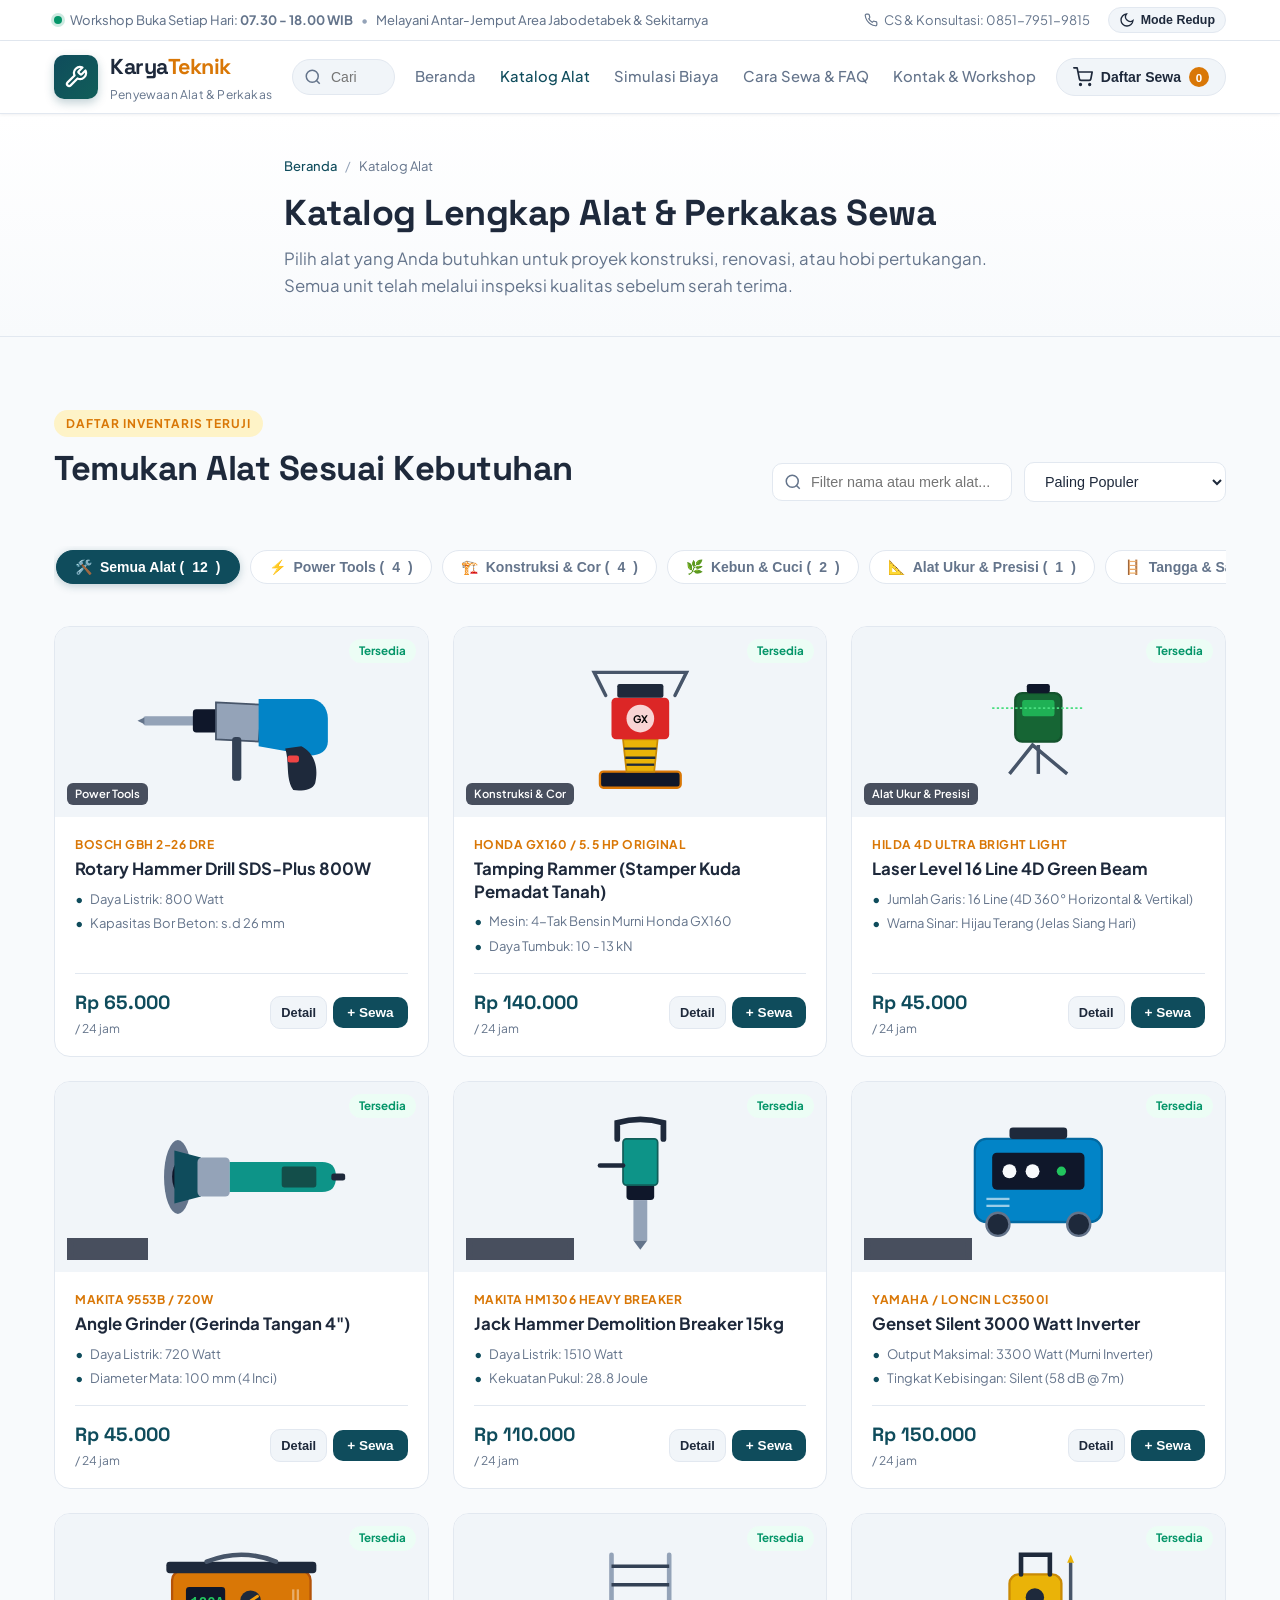
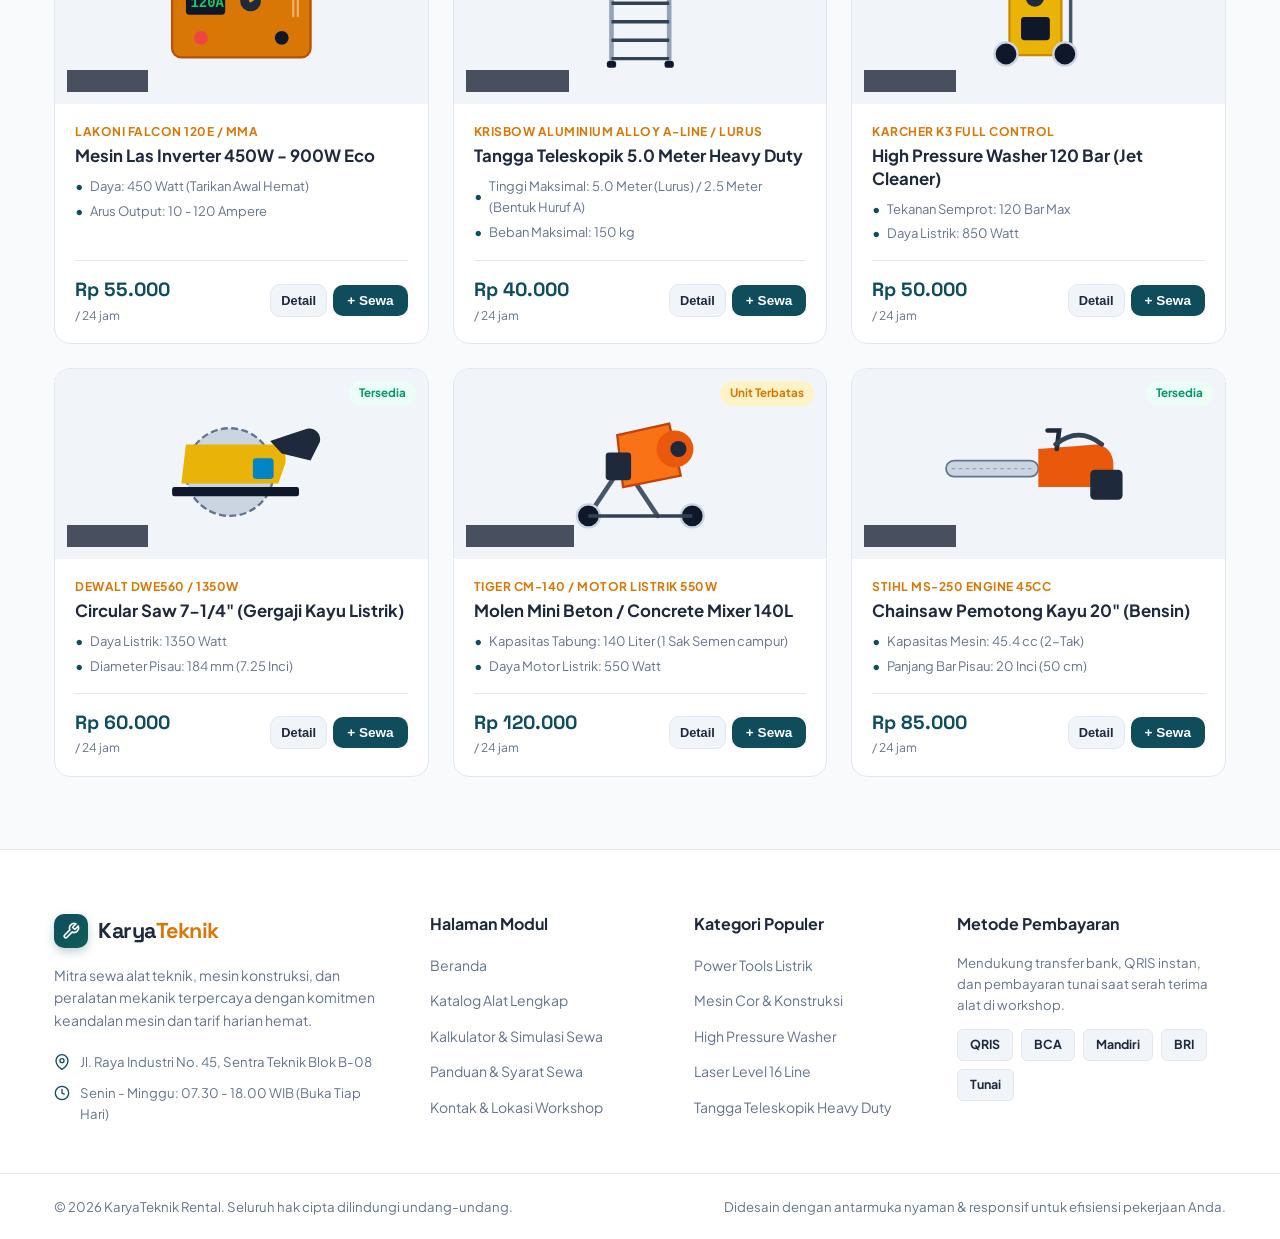
<file: katalog.html>
<!DOCTYPE html>
<html lang="id" data-theme="light">
<head>
  <meta charset="UTF-8">
  <meta name="viewport" content="width=device-width, initial-scale=1.0">
  <title>Katalog Alat & Perkakas Sewa - KaryaTeknik Rental</title>
  <meta name="description" content="Katalog inventaris alat teknik dan mesin konstruksi sewa terlengkap. Cari bor beton, gerinda, mesin las, chainsaw, stamper kuda, genset dengan tarif harian hemat.">
  <meta name="keywords" content="katalog sewa alat teknik, sewa bor beton, sewa mesin las, sewa stamper, sewa molen, rental gerinda">
  <meta name="author" content="KaryaTeknik Rental">

  <!-- Google Fonts -->
  <link rel="preconnect" href="https://fonts.googleapis.com">
  <link rel="preconnect" href="https://fonts.gstatic.com" crossorigin>
  <link href="https://fonts.googleapis.com/css2?family=Plus+Jakarta+Sans:wght@300;400;500;600;700;800&family=Space+Grotesk:wght@600;700&display=swap" rel="stylesheet">

  <!-- Main Stylesheet -->
  <link rel="stylesheet" href="styles.css">
</head>
<body>
  <!-- Top Announcement Bar -->
  <div class="top-bar">
    <div class="container top-bar-content">
      <div class="top-bar-left">
        <span class="badge-status-dot"></span>
        <span>Workshop Buka Setiap Hari: <strong>07.30 - 18.00 WIB</strong></span>
        <span class="divider-dot">•</span>
        <span>Melayani Antar-Jemput Area Jabodetabek & Sekitarnya</span>
      </div>
      <div class="top-bar-right">
        <a href="tel:+6285179519815" class="top-link">
          <svg width="14" height="14" viewBox="0 0 24 24" fill="none" stroke="currentColor" stroke-width="2"><path d="M22 16.92v3a2 2 0 0 1-2.18 2 19.79 19.79 0 0 1-8.63-3.07 19.5 19.5 0 0 1-6-6 19.79 19.79 0 0 1-3.07-8.67A2 2 0 0 1 4.11 2h3a2 2 0 0 1 2 1.72 12.84 12.84 0 0 0 .7 2.81 2 2 0 0 1-.45 2.11L8.09 9.91a16 16 0 0 0 6 6l1.27-1.27a2 2 0 0 1 2.11-.45 12.84 12.84 0 0 0 2.81.7A2 2 0 0 1 22 16.92z"></path></svg>
          CS & Konsultasi: 0851-7951-9815
        </a>
        <button id="themeToggleBtn" class="theme-toggle-btn" aria-label="Ganti mode tampilan" title="Ubah tema warna (Nyaman di mata)">
          <svg id="themeIconSun" class="icon-sun" width="16" height="16" viewBox="0 0 24 24" fill="none" stroke="currentColor" stroke-width="2"><circle cx="12" cy="12" r="5"></circle><line x1="12" y1="1" x2="12" y2="3"></line><line x1="12" y1="21" x2="12" y2="23"></line><line x1="4.22" y1="4.22" x2="5.64" y2="5.64"></line><line x1="18.36" y1="18.36" x2="19.78" y2="19.78"></line><line x1="1" y1="12" x2="3" y2="12"></line><line x1="21" y1="12" x2="23" y2="12"></line><line x1="4.22" y1="19.78" x2="5.64" y2="18.36"></line><line x1="18.36" y1="5.64" x2="19.78" y2="4.22"></line></svg>
          <svg id="themeIconMoon" class="icon-moon" width="16" height="16" viewBox="0 0 24 24" fill="none" stroke="currentColor" stroke-width="2"><path d="M21 12.79A9 9 0 1 1 11.21 3 7 7 0 0 0 21 12.79z"></path></svg>
          <span id="themeToggleText">Mode Redup</span>
        </button>
      </div>
    </div>
  </div>

  <!-- Main Navigation -->
  <header class="site-header" id="mainHeader">
    <div class="container navbar">
      <a href="index.html" class="brand-logo" aria-label="Halaman Utama KaryaTeknik">
        <div class="logo-icon-wrap">
          <svg width="24" height="24" viewBox="0 0 24 24" fill="none" stroke="currentColor" stroke-width="2.2" stroke-linecap="round" stroke-linejoin="round">
            <path d="M14.7 6.3a1 1 0 0 0 0 1.4l1.6 1.6a1 1 0 0 0 1.4 0l3.77-3.77a6 6 0 0 1-7.94 7.94l-6.91 6.91a2.12 2.12 0 0 1-3-3l6.91-6.91a6 6 0 0 1 7.94-7.94l-3.76 3.76z"></path>
          </svg>
        </div>
        <div class="brand-text">
          <span class="brand-title">Karya<span>Teknik</span></span>
          <span class="brand-subtitle">Penyewaan Alat & Perkakas</span>
        </div>
      </a>

      <!-- Navbar Search Bar -->
      <div class="header-search-box">
        <svg class="search-icon" width="18" height="18" viewBox="0 0 24 24" fill="none" stroke="currentColor" stroke-width="2"><circle cx="11" cy="11" r="8"></circle><line x1="21" y1="21" x2="16.65" y2="16.65"></line></svg>
        <input type="text" id="navbarSearchInput" placeholder="Cari alat di katalog..." aria-label="Cari alat teknik">
        <button id="clearSearchBtn" class="clear-search-btn" aria-label="Hapus pencarian" style="display: none;">✕</button>
      </div>

      <!-- Modular Page Navigation Links -->
      <nav class="nav-links">
        <a href="index.html" class="nav-link">Beranda</a>
        <a href="katalog.html" class="nav-link active">Katalog Alat</a>
        <a href="kalkulator.html" class="nav-link">Simulasi Biaya</a>
        <a href="cara-sewa.html" class="nav-link">Cara Sewa & FAQ</a>
        <a href="kontak.html" class="nav-link">Kontak & Workshop</a>
      </nav>

      <div class="nav-actions">
        <button id="openCartBtn" class="cart-btn" aria-label="Buka Keranjang Sewa">
          <svg width="20" height="20" viewBox="0 0 24 24" fill="none" stroke="currentColor" stroke-width="2" stroke-linecap="round" stroke-linejoin="round">
            <circle cx="9" cy="21" r="1"></circle>
            <circle cx="20" cy="21" r="1"></circle>
            <path d="M1 1h4l2.68 13.39a2 2 0 0 0 2 1.61h9.72a2 2 0 0 0 2-1.61L23 6H6"></path>
          </svg>
          <span class="cart-label">Daftar Sewa</span>
          <span id="cartCountBadge" class="cart-badge">0</span>
        </button>
      </div>
    </div>
  </header>

  <!-- Page Hero Header -->
  <section class="page-hero">
    <div class="container page-hero-content">
      <div class="breadcrumb">
        <a href="index.html">Beranda</a>
        <span class="breadcrumb-sep">/</span>
        <span>Katalog Alat</span>
      </div>
      <h1 class="page-hero-title">Katalog Lengkap Alat & Perkakas Sewa</h1>
      <p class="page-hero-desc">
        Pilih alat yang Anda butuhkan untuk proyek konstruksi, renovasi, atau hobi pertukangan. Semua unit telah melalui inspeksi kualitas sebelum serah terima.
      </p>
    </div>
  </section>

  <!-- Catalog Section -->
  <main class="section-catalog">
    <div class="container">
      <!-- Search & Sorter Bar -->
      <div class="section-header catalog-header-flex">
        <div>
          <span class="sub-badge">Daftar Inventaris Teruji</span>
          <h2 class="section-title">Temukan Alat Sesuai Kebutuhan</h2>
        </div>
        
        <div class="catalog-controls">
          <div class="search-input-wrapper">
            <svg width="18" height="18" viewBox="0 0 24 24" fill="none" stroke="currentColor" stroke-width="2"><circle cx="11" cy="11" r="8"></circle><line x1="21" y1="21" x2="16.65" y2="16.65"></line></svg>
            <input type="text" id="catalogSearchInput" placeholder="Filter nama atau merk alat..." aria-label="Cari alat dalam katalog">
          </div>
          <div class="select-wrapper">
            <select id="sortSelect" aria-label="Urutkan produk">
              <option value="populer">Paling Populer</option>
              <option value="harga-rendah">Tarif: Rendah ke Tinggi</option>
              <option value="harga-tinggi">Tarif: Tinggi ke Rendah</option>
              <option value="nama">Nama: A - Z</option>
            </select>
          </div>
        </div>
      </div>

      <!-- Category Filter Pills -->
      <div class="category-filter-bar" id="categoryPillContainer">
        <button class="pill-btn active" data-category="all">
          <span class="pill-icon">🛠️</span> Semua Alat (<span id="countAll">0</span>)
        </button>
        <button class="pill-btn" data-category="power-tools">
          <span class="pill-icon">⚡</span> Power Tools (<span id="countPower">0</span>)
        </button>
        <button class="pill-btn" data-category="konstruksi">
          <span class="pill-icon">🏗️</span> Konstruksi & Cor (<span id="countKonstruksi">0</span>)
        </button>
        <button class="pill-btn" data-category="kebun-pembersih">
          <span class="pill-icon">🌿</span> Kebun & Cuci (<span id="countKebun">0</span>)
        </button>
        <button class="pill-btn" data-category="ukur-presisi">
          <span class="pill-icon">📐</span> Alat Ukur & Presisi (<span id="countUkur">0</span>)
        </button>
        <button class="pill-btn" data-category="tangga-k3">
          <span class="pill-icon">🪜</span> Tangga & Safety (<span id="countSafety">0</span>)
        </button>
      </div>

      <!-- Tools Grid -->
      <div class="tools-grid" id="toolsGrid">
        <!-- Rendered dynamically by app.js -->
      </div>

      <!-- Empty State -->
      <div class="empty-state" id="emptyState" style="display: none;">
        <div class="empty-icon">🔍</div>
        <h3>Alat Tidak Ditemukan</h3>
        <p>Tidak ada perkakas yang cocok dengan kata kunci atau filter yang Anda pilih.</p>
        <button class="btn btn-secondary" id="resetFilterBtn">Reset Semua Filter</button>
      </div>
    </div>
  </main>

  <!-- Site Footer -->
  <footer class="site-footer">
    <div class="container footer-grid">
      <div class="footer-col brand-col">
        <div class="footer-logo">
          <div class="logo-icon-wrap sm">
            <svg width="18" height="18" viewBox="0 0 24 24" fill="none" stroke="currentColor" stroke-width="2.2"><path d="M14.7 6.3a1 1 0 0 0 0 1.4l1.6 1.6a1 1 0 0 0 1.4 0l3.77-3.77a6 6 0 0 1-7.94 7.94l-6.91 6.91a2.12 2.12 0 0 1-3-3l6.91-6.91a6 6 0 0 1 7.94-7.94l-3.76 3.76z"></path></svg>
          </div>
          <span class="brand-title">Karya<span>Teknik</span></span>
        </div>
        <p class="footer-tagline">
          Mitra sewa alat teknik, mesin konstruksi, dan peralatan mekanik terpercaya dengan komitmen keandalan mesin dan tarif harian hemat.
        </p>
        <div class="footer-contact-items">
          <div class="f-contact-row">
            <svg width="16" height="16" viewBox="0 0 24 24" fill="none" stroke="currentColor" stroke-width="2"><path d="M21 10c0 7-9 13-9 13s-9-6-9-13a9 9 0 0 1 18 0z"></path><circle cx="12" cy="10" r="3"></circle></svg>
            <span>Jl. Raya Industri No. 45, Sentra Teknik Blok B-08</span>
          </div>
          <div class="f-contact-row">
            <svg width="16" height="16" viewBox="0 0 24 24" fill="none" stroke="currentColor" stroke-width="2"><circle cx="12" cy="12" r="10"></circle><polyline points="12 6 12 12 16 14"></polyline></svg>
            <span>Senin - Minggu: 07.30 - 18.00 WIB (Buka Tiap Hari)</span>
          </div>
        </div>
      </div>

      <div class="footer-col">
        <h4 class="footer-heading">Halaman Modul</h4>
        <ul class="footer-links">
          <li><a href="index.html">Beranda</a></li>
          <li><a href="katalog.html">Katalog Alat Lengkap</a></li>
          <li><a href="kalkulator.html">Kalkulator & Simulasi Sewa</a></li>
          <li><a href="cara-sewa.html">Panduan & Syarat Sewa</a></li>
          <li><a href="kontak.html">Kontak & Lokasi Workshop</a></li>
        </ul>
      </div>

      <div class="footer-col">
        <h4 class="footer-heading">Kategori Populer</h4>
        <ul class="footer-links">
          <li><a href="katalog.html?cat=power-tools">Power Tools Listrik</a></li>
          <li><a href="katalog.html?cat=konstruksi">Mesin Cor & Konstruksi</a></li>
          <li><a href="katalog.html?cat=kebun-pembersih">High Pressure Washer</a></li>
          <li><a href="katalog.html?cat=ukur-presisi">Laser Level 16 Line</a></li>
          <li><a href="katalog.html?cat=tangga-k3">Tangga Teleskopik Heavy Duty</a></li>
        </ul>
      </div>

      <div class="footer-col">
        <h4 class="footer-heading">Metode Pembayaran</h4>
        <p class="f-pay-desc">Mendukung transfer bank, QRIS instan, dan pembayaran tunai saat serah terima alat di workshop.</p>
        <div class="payment-badges">
          <span class="pay-chip">QRIS</span>
          <span class="pay-chip">BCA</span>
          <span class="pay-chip">Mandiri</span>
          <span class="pay-chip">BRI</span>
          <span class="pay-chip">Tunai</span>
        </div>
      </div>
    </div>

    <div class="footer-bottom">
      <div class="container footer-bottom-flex">
        <p>© 2026 KaryaTeknik Rental. Seluruh hak cipta dilindungi undang-undang.</p>
        <p class="text-muted">Didesain dengan antarmuka nyaman & responsif untuk efisiensi pekerjaan Anda.</p>
      </div>
    </div>
  </footer>

  <!-- Modal Detail Alat -->
  <div class="modal-backdrop" id="toolDetailModal" aria-hidden="true">
    <div class="modal-dialog">
      <div class="modal-content">
        <button class="modal-close-btn" id="closeDetailModalBtn" aria-label="Tutup jendela modal">✕</button>
        <div class="modal-tool-body" id="modalToolBody"></div>
      </div>
    </div>
  </div>

  <!-- Drawer Keranjang Sewa -->
  <div class="cart-drawer-overlay" id="cartOverlay"></div>
  <aside class="cart-drawer" id="cartDrawer" aria-label="Daftar Alat yang Dipilih">
    <div class="cart-drawer-header">
      <div class="drawer-title-wrap">
        <svg width="22" height="22" viewBox="0 0 24 24" fill="none" stroke="currentColor" stroke-width="2"><circle cx="9" cy="21" r="1"></circle><circle cx="20" cy="21" r="1"></circle><path d="M1 1h4l2.68 13.39a2 2 0 0 0 2 1.61h9.72a2 2 0 0 0 2-1.61L23 6H6"></path></svg>
        <h3>Daftar Sewa Anda</h3>
      </div>
      <button class="cart-drawer-close" id="closeCartBtn" aria-label="Tutup Keranjang">✕</button>
    </div>

    <div class="cart-drawer-body">
      <div class="cart-items-list" id="cartItemsList"></div>
      <div class="cart-empty" id="cartEmptyMessage">
        <div class="cart-empty-icon">🛒</div>
        <h4>Daftar Sewa Masih Kosong</h4>
        <p>Silakan telusuri katalog alat kami dan klik tombol <strong>"+ Sewa"</strong> untuk menambahkan unit.</p>
        <button class="btn btn-primary btn-sm" onclick="app.closeCart()">Lihat Katalog</button>
      </div>
    </div>

    <div class="cart-drawer-footer" id="cartDrawerFooter">
      <div class="cart-duration-setter">
        <label for="cartGlobalDays">Rencana Durasi Sewa Keseluruhan:</label>
        <div class="cart-days-control">
          <button type="button" class="btn-micro" id="cartDaysMinus">-</button>
          <input type="number" id="cartGlobalDays" value="1" min="1" max="60">
          <span>Hari</span>
          <button type="button" class="btn-micro" id="cartDaysPlus">+</button>
        </div>
      </div>

      <div class="cart-total-box">
        <div class="cart-subtotal-row">
          <span>Subtotal Sewa:</span>
          <span id="cartSubtotal">Rp 0</span>
        </div>
        <div class="cart-subtotal-row text-success" id="cartDiscountRow" style="display: none;">
          <span>Diskon Durasi:</span>
          <span id="cartDiscountVal">- Rp 0</span>
        </div>
        <div class="cart-total-row">
          <span>Estimasi Total:</span>
          <strong id="cartGrandTotal">Rp 0</strong>
        </div>
      </div>

      <button class="btn btn-whatsapp btn-block" id="checkoutWhatsappBtn">
        <svg width="20" height="20" viewBox="0 0 24 24" fill="currentColor"><path d="M.057 24l1.687-6.163c-1.041-1.804-1.588-3.849-1.587-5.946.003-6.556 5.338-11.891 11.893-11.891 3.181.001 6.167 1.24 8.413 3.488 2.245 2.248 3.481 5.236 3.48 8.414-.003 6.557-5.338 11.892-11.893 11.892-1.99-.001-3.951-.5-5.688-1.448l-6.305 1.654zm6.597-3.807c1.676.995 3.276 1.591 5.392 1.592 5.448 0 9.886-4.434 9.889-9.885.002-5.462-4.415-9.89-9.881-9.892-5.452 0-9.887 4.434-9.889 9.884-.001 2.225.651 3.891 1.746 5.634l-.999 3.648 3.742-.981zm11.387-5.464c-.074-.124-.272-.198-.57-.347-.297-.149-1.758-.868-2.031-.967-.272-.099-.47-.149-.669.149-.198.297-.768.967-.941 1.165-.173.198-.347.223-.644.074-.297-.149-1.255-.462-2.39-1.475-.883-.788-1.48-1.761-1.653-2.059-.173-.297-.018-.458.13-.606.134-.133.297-.347.446-.521.151-.172.2-.296.3-.495.099-.198.05-.372-.025-.521-.075-.148-.669-1.611-.916-2.206-.242-.579-.487-.501-.669-.51l-.57-.01c-.198 0-.52.074-.792.372s-1.04 1.016-1.04 2.479 1.065 2.876 1.213 3.074c.149.198 2.095 3.2 5.076 4.487.709.306 1.263.489 1.694.626.712.226 1.36.194 1.872.118.571-.085 1.758-.719 2.006-1.413.248-.695.248-1.29.173-1.414z"/></svg>
        Pesan & Tanya Ketersediaan via WA
      </button>
      <button class="btn btn-outline-danger btn-sm btn-block mt-2" onclick="app.clearCart()">Kosongkan Daftar</button>
    </div>
  </aside>

  <!-- Checkout Information Modal -->
  <div class="modal-backdrop" id="checkoutModal" aria-hidden="true">
    <div class="modal-dialog modal-sm">
      <div class="modal-content">
        <button class="modal-close-btn" id="closeCheckoutModalBtn" aria-label="Tutup form sewa">✕</button>
        <div class="checkout-modal-body">
          <div class="modal-header-icon">📲</div>
          <h3>Konfirmasi Penyewaan Alat</h3>
          <p class="modal-sub">Isi nama & lokasi proyek agar pesan WhatsApp terformat otomatis dan cepat diproses tim kami.</p>

          <form id="checkoutForm">
            <div class="form-group">
              <label for="custName">Nama Penyewa / Penanggung Jawab *</label>
              <input type="text" id="custName" class="form-control" placeholder="Contoh: Pak Herman / PT Bangun Maju" required>
            </div>

            <div class="form-group">
              <label for="custPhone">Nomor WhatsApp Aktif *</label>
              <input type="tel" id="custPhone" class="form-control" placeholder="Contoh: 08123456789" required>
            </div>

            <div class="form-group">
              <label for="custAddress">Alamat Proyek / Lokasi Pengantaran *</label>
              <textarea id="custAddress" class="form-control" rows="2" placeholder="Nama jalan, patokan lokasi..." required></textarea>
            </div>

            <div class="form-group">
              <label for="custDeliveryType">Metode Pengambilan Alat:</label>
              <select id="custDeliveryType" class="form-control">
                <option value="Antar ke Lokasi Proyek">Diantar oleh Kurir KaryaTeknik (Area Jabodetabek)</option>
                <option value="Ambil Sendiri di Workshop">Ambil Sendiri di Workshop (Gratis Ongkir)</option>
              </select>
            </div>

            <div class="form-group">
              <label for="custStartDate">Tanggal Mulai Sewa:</label>
              <input type="date" id="custStartDate" class="form-control" required>
            </div>

            <button type="submit" class="btn btn-whatsapp btn-block btn-lg mt-3">
              Kirimkan ke WhatsApp Toko
            </button>
          </form>
        </div>
      </div>
    </div>
  </div>

  <!-- Toast Notification System -->
  <div class="toast-container" id="toastContainer" aria-live="polite"></div>

  <!-- Application Logic -->
  <script src="app.js"></script>
</body>
</html>
</file>
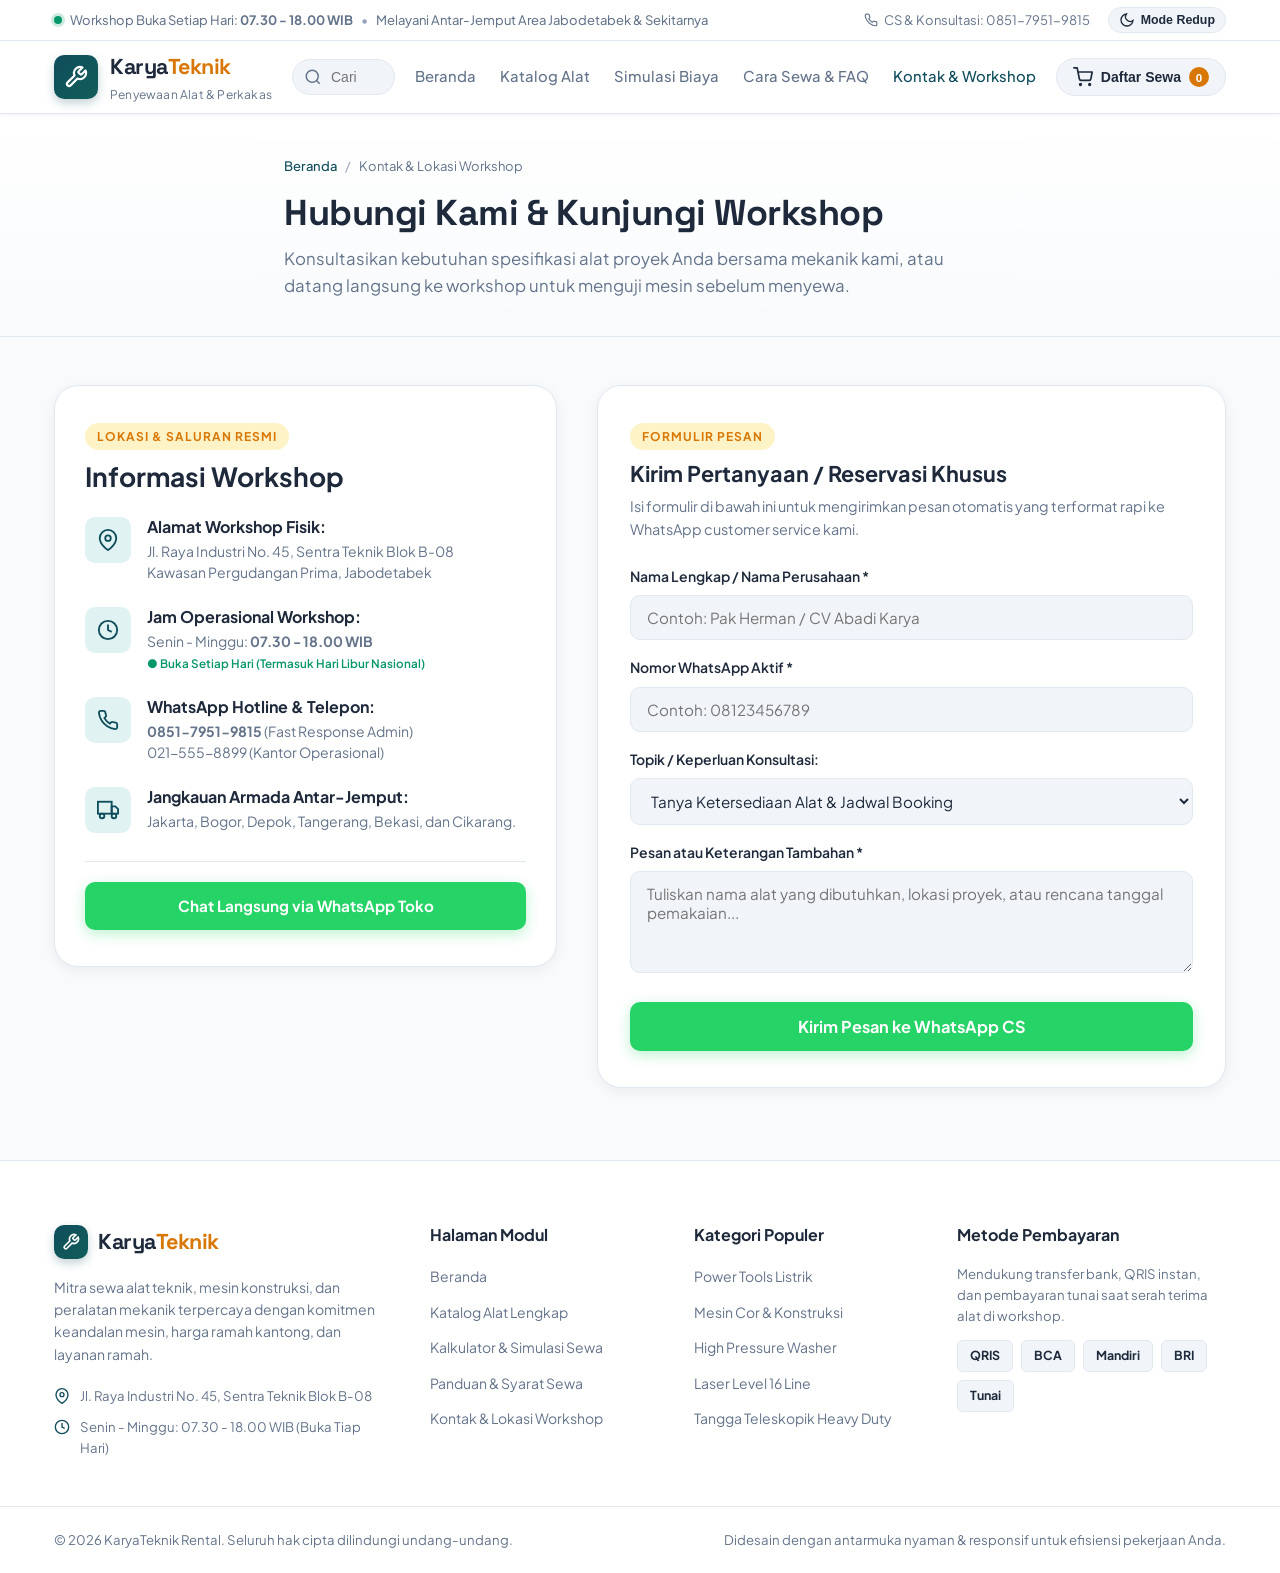
<file: kontak.html>
<!DOCTYPE html>
<html lang="id" data-theme="light">

<head>
  <meta charset="UTF-8">
  <meta name="viewport" content="width=device-width, initial-scale=1.0">
  <title>Kontak & Lokasi Workshop - KaryaTeknik Rental</title>
  <meta name="description"
    content="Hubungi tim KaryaTeknik untuk konsultasi alat teknik, sewa genset, bor beton, mesin las, serta informasi lokasi workshop dan jam operasional.">
  <meta name="keywords"
    content="kontak karya teknik, alamat sewa alat teknik, workshop rental perkakas, whatsapp rental genset">
  <meta name="author" content="KaryaTeknik Rental">

  <!-- Google Fonts -->
  <link rel="preconnect" href="https://fonts.googleapis.com">
  <link rel="preconnect" href="https://fonts.gstatic.com" crossorigin>
  <link
    href="https://fonts.googleapis.com/css2?family=Plus+Jakarta+Sans:wght@300;400;500;600;700;800&family=Space+Grotesk:wght@600;700&display=swap"
    rel="stylesheet">

  <!-- Main Stylesheet -->
  <link rel="stylesheet" href="styles.css">
</head>

<body>
  <!-- Top Announcement Bar -->
  <div class="top-bar">
    <div class="container top-bar-content">
      <div class="top-bar-left">
        <span class="badge-status-dot"></span>
        <span>Workshop Buka Setiap Hari: <strong>07.30 - 18.00 WIB</strong></span>
        <span class="divider-dot">•</span>
        <span>Melayani Antar-Jemput Area Jabodetabek & Sekitarnya</span>
      </div>
      <div class="top-bar-right">
        <a href="https://wa.me/6285179519815" target="_blank" rel="noopener noreferrer" class="top-link">
          <svg width="14" height="14" viewBox="0 0 24 24" fill="none" stroke="currentColor" stroke-width="2">
            <path
              d="M22 16.92v3a2 2 0 0 1-2.18 2 19.79 19.79 0 0 1-8.63-3.07 19.5 19.5 0 0 1-6-6 19.79 19.79 0 0 1-3.07-8.67A2 2 0 0 1 4.11 2h3a2 2 0 0 1 2 1.72 12.84 12.84 0 0 0 .7 2.81 2 2 0 0 1-.45 2.11L8.09 9.91a16 16 0 0 0 6 6l1.27-1.27a2 2 0 0 1 2.11-.45 12.84 12.84 0 0 0 2.81.7A2 2 0 0 1 22 16.92z">
            </path>
          </svg>
          CS & Konsultasi: 0851-7951-9815
        </a>
        <button id="themeToggleBtn" class="theme-toggle-btn" aria-label="Ganti mode tampilan"
          title="Ubah tema warna (Nyaman di mata)">
          <svg id="themeIconSun" class="icon-sun" width="16" height="16" viewBox="0 0 24 24" fill="none"
            stroke="currentColor" stroke-width="2">
            <circle cx="12" cy="12" r="5"></circle>
            <line x1="12" y1="1" x2="12" y2="3"></line>
            <line x1="12" y1="21" x2="12" y2="23"></line>
            <line x1="4.22" y1="4.22" x2="5.64" y2="5.64"></line>
            <line x1="18.36" y1="18.36" x2="19.78" y2="19.78"></line>
            <line x1="1" y1="12" x2="3" y2="12"></line>
            <line x1="21" y1="12" x2="23" y2="12"></line>
            <line x1="4.22" y1="19.78" x2="5.64" y2="18.36"></line>
            <line x1="18.36" y1="5.64" x2="19.78" y2="4.22"></line>
          </svg>
          <svg id="themeIconMoon" class="icon-moon" width="16" height="16" viewBox="0 0 24 24" fill="none"
            stroke="currentColor" stroke-width="2">
            <path d="M21 12.79A9 9 0 1 1 11.21 3 7 7 0 0 0 21 12.79z"></path>
          </svg>
          <span id="themeToggleText">Mode Redup</span>
        </button>
      </div>
    </div>
  </div>

  <!-- Main Navigation -->
  <header class="site-header" id="mainHeader">
    <div class="container navbar">
      <a href="index.html" class="brand-logo" aria-label="Halaman Utama KaryaTeknik">
        <div class="logo-icon-wrap">
          <svg width="24" height="24" viewBox="0 0 24 24" fill="none" stroke="currentColor" stroke-width="2.2"
            stroke-linecap="round" stroke-linejoin="round">
            <path
              d="M14.7 6.3a1 1 0 0 0 0 1.4l1.6 1.6a1 1 0 0 0 1.4 0l3.77-3.77a6 6 0 0 1-7.94 7.94l-6.91 6.91a2.12 2.12 0 0 1-3-3l6.91-6.91a6 6 0 0 1 7.94-7.94l-3.76 3.76z">
            </path>
          </svg>
        </div>
        <div class="brand-text">
          <span class="brand-title">Karya<span>Teknik</span></span>
          <span class="brand-subtitle">Penyewaan Alat & Perkakas</span>
        </div>
      </a>

      <!-- Navbar Search Bar -->
      <div class="header-search-box">
        <svg class="search-icon" width="18" height="18" viewBox="0 0 24 24" fill="none" stroke="currentColor"
          stroke-width="2">
          <circle cx="11" cy="11" r="8"></circle>
          <line x1="21" y1="21" x2="16.65" y2="16.65"></line>
        </svg>
        <input type="text" id="navbarSearchInput" placeholder="Cari bor beton, genset, las..."
          aria-label="Cari alat teknik">
        <button id="clearSearchBtn" class="clear-search-btn" aria-label="Hapus pencarian"
          style="display: none;">✕</button>
      </div>

      <!-- Modular Page Navigation Links -->
      <nav class="nav-links">
        <a href="index.html" class="nav-link">Beranda</a>
        <a href="katalog.html" class="nav-link">Katalog Alat</a>
        <a href="kalkulator.html" class="nav-link">Simulasi Biaya</a>
        <a href="cara-sewa.html" class="nav-link">Cara Sewa & FAQ</a>
        <a href="kontak.html" class="nav-link active">Kontak & Workshop</a>
      </nav>

      <div class="nav-actions">
        <button id="openCartBtn" class="cart-btn" aria-label="Buka Keranjang Sewa">
          <svg width="20" height="20" viewBox="0 0 24 24" fill="none" stroke="currentColor" stroke-width="2"
            stroke-linecap="round" stroke-linejoin="round">
            <circle cx="9" cy="21" r="1"></circle>
            <circle cx="20" cy="21" r="1"></circle>
            <path d="M1 1h4l2.68 13.39a2 2 0 0 0 2 1.61h9.72a2 2 0 0 0 2-1.61L23 6H6"></path>
          </svg>
          <span class="cart-label">Daftar Sewa</span>
          <span id="cartCountBadge" class="cart-badge">0</span>
        </button>
      </div>
    </div>
  </header>

  <!-- Page Hero Header -->
  <section class="page-hero">
    <div class="container page-hero-content">
      <div class="breadcrumb">
        <a href="index.html">Beranda</a>
        <span class="breadcrumb-sep">/</span>
        <span>Kontak & Lokasi Workshop</span>
      </div>
      <h1 class="page-hero-title">Hubungi Kami & Kunjungi Workshop</h1>
      <p class="page-hero-desc">
        Konsultasikan kebutuhan spesifikasi alat proyek Anda bersama mekanik kami, atau datang langsung ke workshop
        untuk menguji mesin sebelum menyewa.
      </p>
    </div>
  </section>

  <!-- Contact & Workshop Section -->
  <main class="section-features" style="padding-top: 48px;">
    <div class="container">
      <div class="contact-grid">
        <!-- Contact Information Card -->
        <div class="contact-info-card">
          <span class="sub-badge">Lokasi & Saluran Resmi</span>
          <h2 style="font-size: 1.65rem; margin-bottom: 24px;">Informasi Workshop</h2>

          <div class="contact-item-row">
            <div class="contact-icon-box">
              <svg width="22" height="22" viewBox="0 0 24 24" fill="none" stroke="currentColor" stroke-width="2">
                <path d="M21 10c0 7-9 13-9 13s-9-6-9-13a9 9 0 0 1 18 0z"></path>
                <circle cx="12" cy="10" r="3"></circle>
              </svg>
            </div>
            <div class="contact-item-text">
              <h4>Alamat Workshop Fisik:</h4>
              <p>Jl. Raya Industri No. 45, Sentra Teknik Blok B-08<br>Kawasan Pergudangan Prima, Jabodetabek</p>
            </div>
          </div>

          <div class="contact-item-row">
            <div class="contact-icon-box">
              <svg width="22" height="22" viewBox="0 0 24 24" fill="none" stroke="currentColor" stroke-width="2">
                <circle cx="12" cy="12" r="10"></circle>
                <polyline points="12 6 12 12 16 14"></polyline>
              </svg>
            </div>
            <div class="contact-item-text">
              <h4>Jam Operasional Workshop:</h4>
              <p>Senin - Minggu: <strong>07.30 - 18.00 WIB</strong><br><small
                  style="color:var(--success); font-weight:600;">● Buka Setiap Hari (Termasuk Hari Libur
                  Nasional)</small></p>
            </div>
          </div>

          <div class="contact-item-row">
            <div class="contact-icon-box">
              <svg width="22" height="22" viewBox="0 0 24 24" fill="none" stroke="currentColor" stroke-width="2">
                <path
                  d="M22 16.92v3a2 2 0 0 1-2.18 2 19.79 19.79 0 0 1-8.63-3.07 19.5 19.5 0 0 1-6-6 19.79 19.79 0 0 1-3.07-8.67A2 2 0 0 1 4.11 2h3a2 2 0 0 1 2 1.72 12.84 12.84 0 0 0 .7 2.81 2 2 0 0 1-.45 2.11L8.09 9.91a16 16 0 0 0 6 6l1.27-1.27a2 2 0 0 1 2.11-.45 12.84 12.84 0 0 0 2.81.7A2 2 0 0 1 22 16.92z">
                </path>
              </svg>
            </div>
            <div class="contact-item-text">
              <h4>WhatsApp Hotline & Telepon:</h4>
              <p><strong>0851-7951-9815</strong> (Fast Response Admin)<br>021-555-8899 (Kantor Operasional)</p>
            </div>
          </div>

          <div class="contact-item-row">
            <div class="contact-icon-box">
              <svg width="22" height="22" viewBox="0 0 24 24" fill="none" stroke="currentColor" stroke-width="2">
                <rect x="1" y="3" width="15" height="13"></rect>
                <polygon points="16 8 20 8 23 11 23 16 16 16 16 8"></polygon>
                <circle cx="5.5" cy="18.5" r="2.5"></circle>
                <circle cx="18.5" cy="18.5" r="2.5"></circle>
              </svg>
            </div>
            <div class="contact-item-text">
              <h4>Jangkauan Armada Antar-Jemput:</h4>
              <p>Jakarta, Bogor, Depok, Tangerang, Bekasi, dan Cikarang.</p>
            </div>
          </div>

          <div style="margin-top: 28px; padding-top: 20px; border-top: 1px solid var(--border-subtle);">
            <a href="https://wa.me/6281234567890?text=Halo%20KaryaTeknik,%20saya%20mau%20konsultasi%20sewa%20alat"
              target="_blank" rel="noopener noreferrer" class="btn btn-whatsapp btn-block">
              Chat Langsung via WhatsApp Toko
            </a>
          </div>
        </div>

        <!-- Contact Consultation Form -->
        <div class="contact-form-card">
          <span class="sub-badge">Formulir Pesan</span>
          <h3>Kirim Pertanyaan / Reservasi Khusus</h3>
          <p>Isi formulir di bawah ini untuk mengirimkan pesan otomatis yang terformat rapi ke WhatsApp customer service
            kami.</p>

          <form id="contactForm">
            <div class="form-group" style="margin-bottom: 16px;">
              <label for="contactName">Nama Lengkap / Nama Perusahaan *</label>
              <input type="text" id="contactName" class="form-control" placeholder="Contoh: Pak Herman / CV Abadi Karya"
                required>
            </div>

            <div class="form-group" style="margin-bottom: 16px;">
              <label for="contactPhone">Nomor WhatsApp Aktif *</label>
              <input type="tel" id="contactPhone" class="form-control" placeholder="Contoh: 08123456789" required>
            </div>

            <div class="form-group" style="margin-bottom: 16px;">
              <label for="contactSubject">Topik / Keperluan Konsultasi:</label>
              <select id="contactSubject" class="form-control">
                <option value="Tanya Ketersediaan Alat & Jadwal">Tanya Ketersediaan Alat & Jadwal Booking</option>
                <option value="Konsultasi Spesifikasi Alat Proyek">Konsultasi Spesifikasi Alat yang Cocok</option>
                <option value="Permintaan Penawaran Sewa Kontraktor (Mingguan/Bulanan)">Permintaan Penawaran Sewa
                  Kontraktor (Mingguan/Bulanan)</option>
                <option value="Pertanyaan Seputar Armada Antar-Jemput">Pertanyaan Seputar Armada Antar-Jemput</option>
                <option value="Lainnya">Lainnya</option>
              </select>
            </div>

            <div class="form-group" style="margin-bottom: 22px;">
              <label for="contactMessage">Pesan atau Keterangan Tambahan *</label>
              <textarea id="contactMessage" class="form-control" rows="4"
                placeholder="Tuliskan nama alat yang dibutuhkan, lokasi proyek, atau rencana tanggal pemakaian..."
                required></textarea>
            </div>

            <button type="submit" class="btn btn-whatsapp btn-block btn-lg">
              Kirim Pesan ke WhatsApp CS
            </button>
          </form>
        </div>
      </div>
    </div>
  </main>

  <!-- Site Footer -->
  <footer class="site-footer">
    <div class="container footer-grid">
      <div class="footer-col brand-col">
        <div class="footer-logo">
          <div class="logo-icon-wrap sm">
            <svg width="18" height="18" viewBox="0 0 24 24" fill="none" stroke="currentColor" stroke-width="2.2">
              <path
                d="M14.7 6.3a1 1 0 0 0 0 1.4l1.6 1.6a1 1 0 0 0 1.4 0l3.77-3.77a6 6 0 0 1-7.94 7.94l-6.91 6.91a2.12 2.12 0 0 1-3-3l6.91-6.91a6 6 0 0 1 7.94-7.94l-3.76 3.76z">
              </path>
            </svg>
          </div>
          <span class="brand-title">Karya<span>Teknik</span></span>
        </div>
        <p class="footer-tagline">
          Mitra sewa alat teknik, mesin konstruksi, dan peralatan mekanik terpercaya dengan komitmen keandalan mesin,
          harga ramah kantong, dan layanan ramah.
        </p>
        <div class="footer-contact-items">
          <div class="f-contact-row">
            <svg width="16" height="16" viewBox="0 0 24 24" fill="none" stroke="currentColor" stroke-width="2">
              <path d="M21 10c0 7-9 13-9 13s-9-6-9-13a9 9 0 0 1 18 0z"></path>
              <circle cx="12" cy="10" r="3"></circle>
            </svg>
            <span>Jl. Raya Industri No. 45, Sentra Teknik Blok B-08</span>
          </div>
          <div class="f-contact-row">
            <svg width="16" height="16" viewBox="0 0 24 24" fill="none" stroke="currentColor" stroke-width="2">
              <circle cx="12" cy="12" r="10"></circle>
              <polyline points="12 6 12 12 16 14"></polyline>
            </svg>
            <span>Senin - Minggu: 07.30 - 18.00 WIB (Buka Tiap Hari)</span>
          </div>
        </div>
      </div>

      <div class="footer-col">
        <h4 class="footer-heading">Halaman Modul</h4>
        <ul class="footer-links">
          <li><a href="index.html">Beranda</a></li>
          <li><a href="katalog.html">Katalog Alat Lengkap</a></li>
          <li><a href="kalkulator.html">Kalkulator & Simulasi Sewa</a></li>
          <li><a href="cara-sewa.html">Panduan & Syarat Sewa</a></li>
          <li><a href="kontak.html">Kontak & Lokasi Workshop</a></li>
        </ul>
      </div>

      <div class="footer-col">
        <h4 class="footer-heading">Kategori Populer</h4>
        <ul class="footer-links">
          <li><a href="katalog.html?cat=power-tools">Power Tools Listrik</a></li>
          <li><a href="katalog.html?cat=konstruksi">Mesin Cor & Konstruksi</a></li>
          <li><a href="katalog.html?cat=kebun-pembersih">High Pressure Washer</a></li>
          <li><a href="katalog.html?cat=ukur-presisi">Laser Level 16 Line</a></li>
          <li><a href="katalog.html?cat=tangga-k3">Tangga Teleskopik Heavy Duty</a></li>
        </ul>
      </div>

      <div class="footer-col">
        <h4 class="footer-heading">Metode Pembayaran</h4>
        <p class="f-pay-desc">Mendukung transfer bank, QRIS instan, dan pembayaran tunai saat serah terima alat di
          workshop.</p>
        <div class="payment-badges">
          <span class="pay-chip">QRIS</span>
          <span class="pay-chip">BCA</span>
          <span class="pay-chip">Mandiri</span>
          <span class="pay-chip">BRI</span>
          <span class="pay-chip">Tunai</span>
        </div>
      </div>
    </div>

    <div class="footer-bottom">
      <div class="container footer-bottom-flex">
        <p>© 2026 KaryaTeknik Rental. Seluruh hak cipta dilindungi undang-undang.</p>
        <p class="text-muted">Didesain dengan antarmuka nyaman & responsif untuk efisiensi pekerjaan Anda.</p>
      </div>
    </div>
  </footer>

  <!-- Drawer Keranjang Sewa -->
  <div class="cart-drawer-overlay" id="cartOverlay"></div>
  <aside class="cart-drawer" id="cartDrawer" aria-label="Daftar Alat yang Dipilih">
    <div class="cart-drawer-header">
      <div class="drawer-title-wrap">
        <svg width="22" height="22" viewBox="0 0 24 24" fill="none" stroke="currentColor" stroke-width="2">
          <circle cx="9" cy="21" r="1"></circle>
          <circle cx="20" cy="21" r="1"></circle>
          <path d="M1 1h4l2.68 13.39a2 2 0 0 0 2 1.61h9.72a2 2 0 0 0 2-1.61L23 6H6"></path>
        </svg>
        <h3>Daftar Sewa Anda</h3>
      </div>
      <button class="cart-drawer-close" id="closeCartBtn" aria-label="Tutup Keranjang">✕</button>
    </div>

    <div class="cart-drawer-body">
      <div class="cart-items-list" id="cartItemsList"></div>
      <div class="cart-empty" id="cartEmptyMessage">
        <div class="cart-empty-icon">🛒</div>
        <h4>Daftar Sewa Masih Kosong</h4>
        <p>Silakan telusuri katalog alat kami dan klik tombol <strong>"+ Sewa"</strong> untuk menambahkan unit.</p>
        <a href="katalog.html" class="btn btn-primary btn-sm">Buka Katalog Alat</a>
      </div>
    </div>

    <div class="cart-drawer-footer" id="cartDrawerFooter">
      <div class="cart-duration-setter">
        <label for="cartGlobalDays">Rencana Durasi Sewa Keseluruhan:</label>
        <div class="cart-days-control">
          <button type="button" class="btn-micro" id="cartDaysMinus">-</button>
          <input type="number" id="cartGlobalDays" value="1" min="1" max="60">
          <span>Hari</span>
          <button type="button" class="btn-micro" id="cartDaysPlus">+</button>
        </div>
      </div>

      <div class="cart-total-box">
        <div class="cart-subtotal-row">
          <span>Subtotal Sewa:</span>
          <span id="cartSubtotal">Rp 0</span>
        </div>
        <div class="cart-subtotal-row text-success" id="cartDiscountRow" style="display: none;">
          <span>Diskon Durasi:</span>
          <span id="cartDiscountVal">- Rp 0</span>
        </div>
        <div class="cart-total-row">
          <span>Estimasi Total:</span>
          <strong id="cartGrandTotal">Rp 0</strong>
        </div>
      </div>

      <button class="btn btn-whatsapp btn-block" id="checkoutWhatsappBtn">
        <svg width="20" height="20" viewBox="0 0 24 24" fill="currentColor">
          <path
            d="M.057 24l1.687-6.163c-1.041-1.804-1.588-3.849-1.587-5.946.003-6.556 5.338-11.891 11.893-11.891 3.181.001 6.167 1.24 8.413 3.488 2.245 2.248 3.481 5.236 3.48 8.414-.003 6.557-5.338 11.892-11.893 11.892-1.99-.001-3.951-.5-5.688-1.448l-6.305 1.654zm6.597-3.807c1.676.995 3.276 1.591 5.392 1.592 5.448 0 9.886-4.434 9.889-9.885.002-5.462-4.415-9.89-9.881-9.892-5.452 0-9.887 4.434-9.889 9.884-.001 2.225.651 3.891 1.746 5.634l-.999 3.648 3.742-.981zm11.387-5.464c-.074-.124-.272-.198-.57-.347-.297-.149-1.758-.868-2.031-.967-.272-.099-.47-.149-.669.149-.198.297-.768.967-.941 1.165-.173.198-.347.223-.644.074-.297-.149-1.255-.462-2.39-1.475-.883-.788-1.48-1.761-1.653-2.059-.173-.297-.018-.458.13-.606.134-.133.297-.347.446-.521.151-.172.2-.296.3-.495.099-.198.05-.372-.025-.521-.075-.148-.669-1.611-.916-2.206-.242-.579-.487-.501-.669-.51l-.57-.01c-.198 0-.52.074-.792.372s-1.04 1.016-1.04 2.479 1.065 2.876 1.213 3.074c.149.198 2.095 3.2 5.076 4.487.709.306 1.263.489 1.694.626.712.226 1.36.194 1.872.118.571-.085 1.758-.719 2.006-1.413.248-.695.248-1.29.173-1.414z" />
        </svg>
        Pesan & Tanya Ketersediaan via WA
      </button>
      <button class="btn btn-outline-danger btn-sm btn-block mt-2" onclick="app.clearCart()">Kosongkan Daftar</button>
    </div>
  </aside>

  <!-- Checkout Information Modal -->
  <div class="modal-backdrop" id="checkoutModal" aria-hidden="true">
    <div class="modal-dialog modal-sm">
      <div class="modal-content">
        <button class="modal-close-btn" id="closeCheckoutModalBtn" aria-label="Tutup form sewa">✕</button>
        <div class="checkout-modal-body">
          <div class="modal-header-icon">📲</div>
          <h3>Konfirmasi Penyewaan Alat</h3>
          <p class="modal-sub">Isi nama & lokasi proyek agar pesan WhatsApp terformat otomatis dan cepat diproses tim
            kami.</p>

          <form id="checkoutForm">
            <div class="form-group">
              <label for="custName">Nama Penyewa / Penanggung Jawab *</label>
              <input type="text" id="custName" class="form-control" placeholder="Contoh: Pak Herman / PT Bangun Maju"
                required>
            </div>

            <div class="form-group">
              <label for="custPhone">Nomor WhatsApp Aktif *</label>
              <input type="tel" id="custPhone" class="form-control" placeholder="Contoh: 08123456789" required>
            </div>

            <div class="form-group">
              <label for="custAddress">Alamat Proyek / Lokasi Pengantaran *</label>
              <textarea id="custAddress" class="form-control" rows="2" placeholder="Nama jalan, patokan lokasi..."
                required></textarea>
            </div>

            <div class="form-group">
              <label for="custDeliveryType">Metode Pengambilan Alat:</label>
              <select id="custDeliveryType" class="form-control">
                <option value="Antar ke Lokasi Proyek">Diantar oleh Kurir KaryaTeknik (Area Jabodetabek)</option>
                <option value="Ambil Sendiri di Workshop">Ambil Sendiri di Workshop (Gratis Ongkir)</option>
              </select>
            </div>

            <div class="form-group">
              <label for="custStartDate">Tanggal Mulai Sewa:</label>
              <input type="date" id="custStartDate" class="form-control" required>
            </div>

            <button type="submit" class="btn btn-whatsapp btn-block btn-lg mt-3">
              Kirimkan ke WhatsApp Toko
            </button>
          </form>
        </div>
      </div>
    </div>
  </div>

  <!-- Toast Notification System -->
  <div class="toast-container" id="toastContainer" aria-live="polite"></div>

  <!-- Application Logic -->
  <script src="app.js"></script>
</body>

</html>
</file>
<file: styles.css>
/* ==========================================================================
   KaryaTeknik - Modern & Eye-Comfort Tool Rental Stylesheet
   Design Philosophy: Simple, Clean, Ergonomic, and Premium
   ========================================================================== */

:root {
  /* Light Theme (Eye-comfort warm slate & deep ocean slate) */
  --bg-primary: #f8fafc;
  --bg-surface: #ffffff;
  --bg-surface-elevated: #ffffff;
  --bg-subtle: #f1f5f9;
  --bg-hover: #e2e8f0;
  
  --text-main: #1e293b;
  --text-muted: #64748b;
  --text-light: #94a3b8;
  
  --brand-primary: #0f4c5c;
  --brand-primary-hover: #0a3642;
  --brand-primary-light: #e0f2f1;
  --brand-accent: #d97706; /* Industrial Amber */
  --brand-accent-hover: #b45309;
  --brand-accent-subtle: #fef3c7;
  
  --success: #059669;
  --success-bg: #ecfdf5;
  --warning: #d97706;
  --danger: #dc2626;
  --danger-bg: #fee2e2;
  --whatsapp: #25d366;
  --whatsapp-hover: #1eb956;
  
  --border-subtle: #e2e8f0;
  --border-focus: #0f4c5c;
  
  --radius-sm: 6px;
  --radius-md: 10px;
  --radius-lg: 16px;
  --radius-xl: 24px;
  --radius-pill: 9999px;
  
  --shadow-sm: 0 1px 3px rgba(15, 23, 42, 0.06);
  --shadow-md: 0 4px 14px rgba(15, 23, 42, 0.06);
  --shadow-lg: 0 12px 32px rgba(15, 23, 42, 0.08);
  --shadow-drawer: -4px 0 24px rgba(15, 23, 42, 0.12);

  --font-base: 'Plus Jakarta Sans', system-ui, -apple-system, sans-serif;
  --font-display: 'Space Grotesk', var(--font-base);
  --transition: all 0.25s cubic-bezier(0.16, 1, 0.3, 1);
}

/* Dark Theme (Soft Navy-Slate - comfortable for night viewing) */
[data-theme="dark"] {
  --bg-primary: #0f172a;
  --bg-surface: #1e293b;
  --bg-surface-elevated: #243247;
  --bg-subtle: #172336;
  --bg-hover: #29394f;
  
  --text-main: #f1f5f9;
  --text-muted: #94a3b8;
  --text-light: #64748b;
  
  --brand-primary: #14b8a6;
  --brand-primary-hover: #2dd4bf;
  --brand-primary-light: rgba(20, 184, 166, 0.15);
  --brand-accent: #f59e0b;
  --brand-accent-hover: #d97706;
  --brand-accent-subtle: rgba(245, 158, 11, 0.15);
  
  --success: #10b981;
  --success-bg: rgba(16, 185, 129, 0.15);
  --danger: #ef4444;
  --danger-bg: rgba(239, 68, 68, 0.15);
  
  --border-subtle: #334155;
  --border-focus: #14b8a6;
  
  --shadow-sm: 0 1px 3px rgba(0, 0, 0, 0.3);
  --shadow-md: 0 6px 18px rgba(0, 0, 0, 0.35);
  --shadow-lg: 0 16px 36px rgba(0, 0, 0, 0.45);
  --shadow-drawer: -6px 0 28px rgba(0, 0, 0, 0.5);
}

/* Base Reset */
*, *::before, *::after {
  box-sizing: border-box;
  margin: 0;
  padding: 0;
}

html {
  scroll-behavior: smooth;
  font-size: 16px;
  -webkit-text-size-adjust: 100%;
}

body {
  font-family: var(--font-base);
  background-color: var(--bg-primary);
  color: var(--text-main);
  line-height: 1.6;
  transition: background-color 0.3s ease, color 0.3s ease;
  overflow-x: hidden;
}

/* Layout Containers */
.container {
  width: 100%;
  max-width: 1220px;
  margin: 0 auto;
  padding: 0 24px;
}

/* Typography Helpers */
h1, h2, h3, h4, h5, h6 {
  font-weight: 700;
  line-height: 1.25;
  color: var(--text-main);
}

p {
  color: var(--text-muted);
}

a {
  color: inherit;
  text-decoration: none;
  transition: var(--transition);
}

/* Buttons */
.btn {
  display: inline-flex;
  align-items: center;
  justify-content: center;
  gap: 8px;
  font-family: var(--font-base);
  font-weight: 600;
  font-size: 0.95rem;
  padding: 12px 22px;
  border-radius: var(--radius-md);
  border: 1px solid transparent;
  cursor: pointer;
  transition: var(--transition);
  text-decoration: none;
  white-space: nowrap;
}

.btn:active {
  transform: translateY(1px);
}

.btn-primary {
  background-color: var(--brand-primary);
  color: #ffffff;
  box-shadow: 0 2px 8px rgba(15, 76, 92, 0.2);
}

.btn-primary:hover {
  background-color: var(--brand-primary-hover);
  color: #ffffff;
}

.btn-secondary {
  background-color: var(--bg-surface);
  color: var(--text-main);
  border-color: var(--border-subtle);
}

.btn-secondary:hover {
  background-color: var(--bg-subtle);
  border-color: var(--text-muted);
}

.btn-whatsapp {
  background-color: var(--whatsapp);
  color: #ffffff;
  border: none;
  font-weight: 700;
  box-shadow: 0 4px 14px rgba(37, 211, 102, 0.3);
}

.btn-whatsapp:hover {
  background-color: var(--whatsapp-hover);
  color: #ffffff;
}

.btn-outline-danger {
  background: transparent;
  color: var(--danger);
  border: 1px solid var(--danger);
}

.btn-outline-danger:hover {
  background: var(--danger-bg);
}

.btn-outline-light {
  background: transparent;
  color: #ffffff;
  border: 1px solid rgba(255, 255, 255, 0.4);
}

.btn-outline-light:hover {
  background: rgba(255, 255, 255, 0.15);
  border-color: #ffffff;
}

.btn-sm {
  padding: 8px 16px;
  font-size: 0.875rem;
  border-radius: var(--radius-sm);
}

.btn-lg {
  padding: 14px 28px;
  font-size: 1.02rem;
  border-radius: var(--radius-md);
}

.btn-block {
  width: 100%;
}

.btn-micro {
  width: 28px;
  height: 28px;
  padding: 0;
  display: inline-flex;
  align-items: center;
  justify-content: center;
  background-color: var(--bg-subtle);
  border: 1px solid var(--border-subtle);
  border-radius: var(--radius-sm);
  color: var(--text-main);
  cursor: pointer;
  font-weight: bold;
}

.btn-micro:hover {
  background-color: var(--bg-hover);
}

/* ==========================================================================
   Top Announcement Bar
   ========================================================================== */
.top-bar {
  background-color: var(--bg-surface);
  border-bottom: 1px solid var(--border-subtle);
  padding: 7px 0;
  font-size: 0.8125rem;
  color: var(--text-muted);
}

.top-bar-content {
  display: flex;
  align-items: center;
  justify-content: space-between;
  flex-wrap: wrap;
  gap: 12px;
}

.top-bar-left {
  display: flex;
  align-items: center;
  gap: 8px;
  font-weight: 450;
}

.badge-status-dot {
  width: 8px;
  height: 8px;
  border-radius: 50%;
  background-color: var(--success);
  display: inline-block;
  box-shadow: 0 0 0 3px rgba(5, 150, 105, 0.2);
}

.divider-dot {
  color: var(--text-light);
}

.top-bar-right {
  display: flex;
  align-items: center;
  gap: 18px;
}

.top-link {
  display: inline-flex;
  align-items: center;
  gap: 6px;
  color: var(--text-muted);
}

.top-link:hover {
  color: var(--brand-primary);
}

.theme-toggle-btn {
  display: inline-flex;
  align-items: center;
  gap: 6px;
  padding: 4px 10px;
  border-radius: var(--radius-pill);
  border: 1px solid var(--border-subtle);
  background-color: var(--bg-subtle);
  color: var(--text-main);
  font-size: 0.775rem;
  font-weight: 600;
  cursor: pointer;
  transition: var(--transition);
}

.theme-toggle-btn:hover {
  background-color: var(--bg-hover);
}

[data-theme="dark"] .icon-sun {
  display: block;
}
[data-theme="dark"] .icon-moon {
  display: none;
}
[data-theme="light"] .icon-sun {
  display: none;
}
[data-theme="light"] .icon-moon {
  display: block;
}

/* ==========================================================================
   Site Header & Navbar
   ========================================================================== */
.site-header {
  position: sticky;
  top: 0;
  z-index: 100;
  background-color: var(--bg-surface);
  border-bottom: 1px solid var(--border-subtle);
  box-shadow: var(--shadow-sm);
  transition: var(--transition);
}

.navbar {
  display: flex;
  align-items: center;
  justify-content: space-between;
  gap: 20px;
  height: 72px;
}

.brand-logo {
  display: flex;
  align-items: center;
  gap: 12px;
  user-select: none;
}

.logo-icon-wrap {
  width: 44px;
  height: 44px;
  border-radius: var(--radius-md);
  background: linear-gradient(135deg, var(--brand-primary), #115e59);
  color: #ffffff;
  display: flex;
  align-items: center;
  justify-content: center;
  box-shadow: 0 4px 10px rgba(15, 76, 92, 0.25);
}

.logo-icon-wrap.sm {
  width: 34px;
  height: 34px;
}

.brand-text {
  display: flex;
  flex-direction: column;
}

.brand-title {
  font-family: var(--font-display);
  font-size: 1.35rem;
  font-weight: 700;
  color: var(--text-main);
  letter-spacing: -0.5px;
}

.brand-title span {
  color: var(--brand-accent);
}

.brand-subtitle {
  font-size: 0.75rem;
  color: var(--text-muted);
  letter-spacing: 0.2px;
}

/* Navbar Search Box */
.header-search-box {
  flex: 1;
  max-width: 320px;
  position: relative;
  display: flex;
  align-items: center;
}

.header-search-box input {
  width: 100%;
  padding: 9px 36px 9px 38px;
  background-color: var(--bg-subtle);
  border: 1px solid var(--border-subtle);
  border-radius: var(--radius-pill);
  font-size: 0.875rem;
  color: var(--text-main);
  outline: none;
  transition: var(--transition);
}

.header-search-box input:focus {
  border-color: var(--border-focus);
  background-color: var(--bg-surface);
  box-shadow: 0 0 0 3px var(--brand-primary-light);
}

.header-search-box .search-icon {
  position: absolute;
  left: 12px;
  color: var(--text-muted);
  pointer-events: none;
}

.clear-search-btn {
  position: absolute;
  right: 12px;
  background: none;
  border: none;
  color: var(--text-muted);
  cursor: pointer;
  font-size: 0.875rem;
  padding: 2px 4px;
}

.nav-links {
  display: flex;
  align-items: center;
  gap: 24px;
}

.nav-link {
  font-size: 0.925rem;
  font-weight: 500;
  color: var(--text-muted);
  position: relative;
  padding: 6px 0;
}

.nav-link:hover,
.nav-link.active {
  color: var(--brand-primary);
}

.nav-actions {
  display: flex;
  align-items: center;
  gap: 12px;
}

.cart-btn {
  display: inline-flex;
  align-items: center;
  gap: 8px;
  padding: 8px 16px;
  border-radius: var(--radius-pill);
  background-color: var(--bg-subtle);
  border: 1px solid var(--border-subtle);
  color: var(--text-main);
  font-weight: 600;
  font-size: 0.875rem;
  cursor: pointer;
  position: relative;
  transition: var(--transition);
}

.cart-btn:hover {
  background-color: var(--bg-hover);
  border-color: var(--border-focus);
}

.cart-badge {
  background-color: var(--brand-accent);
  color: #ffffff;
  font-size: 0.725rem;
  font-weight: 700;
  width: 20px;
  height: 20px;
  border-radius: 50%;
  display: inline-flex;
  align-items: center;
  justify-content: center;
}

/* ==========================================================================
   Hero Section
   ========================================================================== */
.hero-section {
  padding: 56px 0 64px 0;
  background: linear-gradient(180deg, var(--bg-surface) 0%, var(--bg-primary) 100%);
  border-bottom: 1px solid var(--border-subtle);
  position: relative;
}

.hero-grid {
  display: grid;
  grid-template-columns: 1.15fr 0.85fr;
  align-items: center;
  gap: 48px;
}

.hero-tag {
  display: inline-flex;
  align-items: center;
  gap: 8px;
  padding: 6px 14px;
  border-radius: var(--radius-pill);
  background-color: var(--brand-primary-light);
  color: var(--brand-primary);
  font-size: 0.8125rem;
  font-weight: 600;
  margin-bottom: 18px;
}

.tag-pulse {
  width: 8px;
  height: 8px;
  border-radius: 50%;
  background-color: var(--brand-primary);
  animation: pulseDot 2s infinite ease-in-out;
}

@keyframes pulseDot {
  0% { transform: scale(0.9); opacity: 0.7; }
  50% { transform: scale(1.3); opacity: 1; }
  100% { transform: scale(0.9); opacity: 0.7; }
}

.hero-title {
  font-family: var(--font-display);
  font-size: 2.75rem;
  font-weight: 800;
  color: var(--text-main);
  line-height: 1.2;
  margin-bottom: 18px;
  letter-spacing: -1px;
}

.hero-title em {
  font-style: normal;
  color: var(--brand-accent);
  position: relative;
}

.hero-desc {
  font-size: 1.0625rem;
  color: var(--text-muted);
  line-height: 1.65;
  margin-bottom: 30px;
  max-width: 580px;
}

.hero-actions {
  display: flex;
  flex-wrap: wrap;
  gap: 14px;
  margin-bottom: 34px;
}

.hero-features {
  display: flex;
  flex-wrap: wrap;
  gap: 20px;
}

.hero-feat-item {
  display: flex;
  align-items: center;
  gap: 8px;
  font-size: 0.875rem;
  color: var(--text-main);
  font-weight: 500;
}

.feat-icon.check {
  width: 20px;
  height: 20px;
  border-radius: 50%;
  background-color: var(--success-bg);
  color: var(--success);
  display: flex;
  align-items: center;
  justify-content: center;
  font-size: 0.75rem;
  font-weight: bold;
}

/* Hero Showcase Card */
.hero-visual {
  position: relative;
}

.hero-card-main {
  background-color: var(--bg-surface);
  border: 1px solid var(--border-subtle);
  border-radius: var(--radius-xl);
  padding: 24px;
  box-shadow: var(--shadow-lg);
  transition: var(--transition);
}

.hero-card-header {
  display: flex;
  align-items: center;
  justify-content: space-between;
  margin-bottom: 16px;
  font-size: 0.8125rem;
}

.live-pill {
  display: inline-flex;
  align-items: center;
  gap: 6px;
  font-weight: 600;
  color: var(--success);
  background-color: var(--success-bg);
  padding: 4px 10px;
  border-radius: var(--radius-pill);
}

.dot-live {
  width: 6px;
  height: 6px;
  border-radius: 50%;
  background-color: var(--success);
}

.rating-pill {
  font-weight: 600;
  color: var(--text-main);
}

.hero-card-featured {
  position: relative;
  background-color: var(--bg-subtle);
  border-radius: var(--radius-lg);
  padding: 20px;
  border: 1px solid var(--border-subtle);
}

.featured-badge {
  position: absolute;
  top: 14px;
  left: 14px;
  background-color: var(--brand-accent);
  color: #ffffff;
  font-size: 0.7rem;
  font-weight: 700;
  padding: 3px 10px;
  border-radius: var(--radius-pill);
  text-transform: uppercase;
  letter-spacing: 0.5px;
}

.featured-img-container {
  display: flex;
  align-items: center;
  justify-content: center;
  height: 180px;
  margin: 10px 0;
}

.tool-hero-svg {
  max-width: 100%;
  height: 160px;
  filter: drop-shadow(0 10px 14px rgba(0, 0, 0, 0.1));
}

.featured-info h4 {
  font-size: 1.15rem;
  margin-bottom: 4px;
}

.featured-sub {
  font-size: 0.8125rem;
  color: var(--text-muted);
  margin-bottom: 14px;
}

.featured-pricing {
  display: flex;
  align-items: center;
  justify-content: space-between;
}

.price-val {
  font-size: 1.35rem;
  font-weight: 800;
  color: var(--brand-primary);
  font-family: var(--font-display);
}

.price-period {
  font-size: 0.85rem;
  color: var(--text-muted);
}

.hero-stats-row {
  display: grid;
  grid-template-columns: repeat(3, 1fr);
  gap: 12px;
  margin-top: 20px;
  padding-top: 18px;
  border-top: 1px solid var(--border-subtle);
  text-align: center;
}

.stat-num {
  display: block;
  font-family: var(--font-display);
  font-size: 1.25rem;
  font-weight: 700;
  color: var(--text-main);
}

.stat-lbl {
  font-size: 0.75rem;
  color: var(--text-muted);
  line-height: 1.3;
}

/* ==========================================================================
   Section Headers & Common Layout
   ========================================================================== */
.section-features,
.section-catalog,
.section-calculator,
.section-steps,
.section-testimonials,
.section-faq,
.section-cta {
  padding: 72px 0;
}

.section-header {
  margin-bottom: 44px;
}

.section-header.text-center {
  text-align: center;
  max-width: 680px;
  margin-left: auto;
  margin-right: auto;
}

.sub-badge {
  display: inline-block;
  font-size: 0.75rem;
  font-weight: 700;
  text-transform: uppercase;
  letter-spacing: 1px;
  color: var(--brand-accent);
  background-color: var(--brand-accent-subtle);
  padding: 4px 12px;
  border-radius: var(--radius-pill);
  margin-bottom: 10px;
}

.section-title {
  font-family: var(--font-display);
  font-size: 2.15rem;
  font-weight: 700;
  color: var(--text-main);
  letter-spacing: -0.5px;
  margin-bottom: 12px;
}

.section-desc {
  font-size: 1rem;
  color: var(--text-muted);
}

/* ==========================================================================
   Features Grid
   ========================================================================== */
.features-grid {
  display: grid;
  grid-template-columns: repeat(auto-fit, minmax(260px, 1fr));
  gap: 24px;
}

.feature-card {
  background-color: var(--bg-surface);
  border: 1px solid var(--border-subtle);
  border-radius: var(--radius-lg);
  padding: 28px 24px;
  transition: var(--transition);
}

.feature-card:hover {
  transform: translateY(-4px);
  border-color: var(--brand-primary);
  box-shadow: var(--shadow-md);
}

.feat-icon-box {
  width: 52px;
  height: 52px;
  border-radius: var(--radius-md);
  background-color: var(--brand-primary-light);
  color: var(--brand-primary);
  display: flex;
  align-items: center;
  justify-content: center;
  margin-bottom: 18px;
}

.feature-card h3 {
  font-size: 1.15rem;
  margin-bottom: 10px;
}

.feature-card p {
  font-size: 0.9rem;
  line-height: 1.6;
}

/* ==========================================================================
   Catalog Section
   ========================================================================== */
.catalog-header-flex {
  display: flex;
  align-items: flex-end;
  justify-content: space-between;
  flex-wrap: wrap;
  gap: 20px;
}

.catalog-controls {
  display: flex;
  align-items: center;
  gap: 12px;
  flex-wrap: wrap;
}

.search-input-wrapper {
  position: relative;
  display: flex;
  align-items: center;
  min-width: 240px;
}

.search-input-wrapper input {
  width: 100%;
  padding: 10px 14px 10px 38px;
  border-radius: var(--radius-md);
  background-color: var(--bg-surface);
  border: 1px solid var(--border-subtle);
  color: var(--text-main);
  font-size: 0.9rem;
  outline: none;
}

.search-input-wrapper input:focus {
  border-color: var(--border-focus);
  box-shadow: 0 0 0 3px var(--brand-primary-light);
}

.search-input-wrapper svg {
  position: absolute;
  left: 12px;
  color: var(--text-muted);
}

.select-wrapper select {
  padding: 10px 16px;
  border-radius: var(--radius-md);
  background-color: var(--bg-surface);
  border: 1px solid var(--border-subtle);
  color: var(--text-main);
  font-size: 0.9rem;
  font-weight: 500;
  outline: none;
  cursor: pointer;
}

/* Category Filter Bar */
.category-filter-bar {
  display: flex;
  align-items: center;
  gap: 10px;
  overflow-x: auto;
  padding: 4px 2px 18px 2px;
  margin-bottom: 24px;
  scrollbar-width: thin;
}

.category-filter-bar::-webkit-scrollbar {
  height: 6px;
}

.category-filter-bar::-webkit-scrollbar-thumb {
  background-color: var(--border-subtle);
  border-radius: var(--radius-pill);
}

.pill-btn {
  display: inline-flex;
  align-items: center;
  gap: 8px;
  padding: 8px 18px;
  border-radius: var(--radius-pill);
  background-color: var(--bg-surface);
  border: 1px solid var(--border-subtle);
  color: var(--text-muted);
  font-size: 0.875rem;
  font-weight: 600;
  white-space: nowrap;
  cursor: pointer;
  transition: var(--transition);
}

.pill-btn:hover {
  background-color: var(--bg-subtle);
  color: var(--text-main);
  border-color: var(--border-focus);
}

.pill-btn.active {
  background-color: var(--brand-primary);
  color: #ffffff;
  border-color: var(--brand-primary);
  box-shadow: 0 2px 8px rgba(15, 76, 92, 0.25);
}

/* Tools Grid */
.tools-grid {
  display: grid;
  grid-template-columns: repeat(auto-fill, minmax(280px, 1fr));
  gap: 24px;
}

/* Tool Card */
.tool-card {
  background-color: var(--bg-surface);
  border: 1px solid var(--border-subtle);
  border-radius: var(--radius-lg);
  overflow: hidden;
  display: flex;
  flex-direction: column;
  transition: var(--transition);
  position: relative;
}

.tool-card:hover {
  transform: translateY(-4px);
  border-color: var(--border-focus);
  box-shadow: var(--shadow-md);
}

.tool-card-media {
  position: relative;
  background-color: var(--bg-subtle);
  height: 190px;
  display: flex;
  align-items: center;
  justify-content: center;
  padding: 16px;
  overflow: hidden;
}

.tool-svg-thumb {
  width: 100%;
  height: 150px;
  object-fit: contain;
  transition: transform 0.3s ease;
}

.tool-card:hover .tool-svg-thumb {
  transform: scale(1.05);
}

.tool-status-badge {
  position: absolute;
  top: 12px;
  right: 12px;
  font-size: 0.725rem;
  font-weight: 700;
  padding: 3px 10px;
  border-radius: var(--radius-pill);
}

.tool-status-badge.ready {
  background-color: var(--success-bg);
  color: var(--success);
}

.tool-status-badge.limited {
  background-color: var(--brand-accent-subtle);
  color: var(--brand-accent);
}

.tool-category-badge {
  position: absolute;
  bottom: 12px;
  left: 12px;
  font-size: 0.7rem;
  font-weight: 600;
  padding: 2px 8px;
  border-radius: var(--radius-sm);
  background-color: rgba(15, 23, 42, 0.75);
  color: #ffffff;
  backdrop-filter: blur(4px);
}

.tool-card-content {
  padding: 18px 20px;
  display: flex;
  flex-direction: column;
  flex: 1;
}

.tool-brand {
  font-size: 0.75rem;
  font-weight: 700;
  color: var(--brand-accent);
  text-transform: uppercase;
  letter-spacing: 0.5px;
  margin-bottom: 4px;
}

.tool-title {
  font-size: 1.05rem;
  font-weight: 700;
  color: var(--text-main);
  margin-bottom: 8px;
  line-height: 1.35;
}

.tool-specs-list {
  list-style: none;
  font-size: 0.8125rem;
  color: var(--text-muted);
  margin-bottom: 16px;
  display: flex;
  flex-direction: column;
  gap: 4px;
}

.tool-specs-list li {
  display: flex;
  align-items: center;
  gap: 6px;
}

.tool-specs-list li::before {
  content: "•";
  color: var(--brand-primary);
  font-weight: bold;
}

.tool-card-footer {
  margin-top: auto;
  padding-top: 14px;
  border-top: 1px solid var(--border-subtle);
  display: flex;
  align-items: center;
  justify-content: space-between;
}

.tool-price-block {
  display: flex;
  flex-direction: column;
}

.tool-price-block .daily-price {
  font-size: 1.2rem;
  font-weight: 800;
  font-family: var(--font-display);
  color: var(--brand-primary);
}

.tool-price-block .price-unit {
  font-size: 0.75rem;
  color: var(--text-muted);
}

.tool-actions-flex {
  display: flex;
  align-items: center;
  gap: 6px;
}

.btn-detail {
  padding: 8px 10px;
  border-radius: var(--radius-md);
  background-color: var(--bg-subtle);
  border: 1px solid var(--border-subtle);
  color: var(--text-main);
  cursor: pointer;
  font-size: 0.8rem;
  font-weight: 600;
}

.btn-detail:hover {
  background-color: var(--bg-hover);
}

.btn-rent {
  padding: 8px 14px;
  border-radius: var(--radius-md);
  background-color: var(--brand-primary);
  border: none;
  color: #ffffff;
  font-size: 0.85rem;
  font-weight: 600;
  cursor: pointer;
  transition: var(--transition);
}

.btn-rent:hover {
  background-color: var(--brand-primary-hover);
}

/* Empty State */
.empty-state {
  text-align: center;
  padding: 60px 20px;
  background-color: var(--bg-surface);
  border: 1px dashed var(--border-subtle);
  border-radius: var(--radius-lg);
}

.empty-icon {
  font-size: 2.5rem;
  margin-bottom: 12px;
}

.empty-state h3 {
  margin-bottom: 8px;
}

.empty-state p {
  margin-bottom: 20px;
}

/* ==========================================================================
   Calculator Section
   ========================================================================== */
.calculator-card {
  background-color: var(--bg-surface);
  border: 1px solid var(--border-subtle);
  border-radius: var(--radius-xl);
  padding: 40px;
  box-shadow: var(--shadow-lg);
}

.calc-header {
  text-align: center;
  max-width: 600px;
  margin: 0 auto 36px auto;
}

.calc-body-grid {
  display: grid;
  grid-template-columns: 1.15fr 0.85fr;
  gap: 40px;
  align-items: start;
}

.calc-form {
  display: flex;
  flex-direction: column;
  gap: 20px;
}

.form-group label {
  display: block;
  font-size: 0.875rem;
  font-weight: 600;
  color: var(--text-main);
  margin-bottom: 8px;
}

.form-control {
  width: 100%;
  padding: 12px 16px;
  border-radius: var(--radius-md);
  border: 1px solid var(--border-subtle);
  background-color: var(--bg-subtle);
  color: var(--text-main);
  font-size: 0.95rem;
  font-family: var(--font-base);
  outline: none;
  transition: var(--transition);
}

.form-control:focus {
  border-color: var(--border-focus);
  background-color: var(--bg-surface);
  box-shadow: 0 0 0 3px var(--brand-primary-light);
}

.form-row-2 {
  display: grid;
  grid-template-columns: 1fr 1fr;
  gap: 16px;
}

.number-stepper {
  display: flex;
  align-items: center;
  background-color: var(--bg-subtle);
  border: 1px solid var(--border-subtle);
  border-radius: var(--radius-md);
  overflow: hidden;
}

.number-stepper input {
  border: none;
  background: transparent;
  width: 100%;
  font-weight: 700;
  font-size: 1.1rem;
}

.step-btn {
  width: 44px;
  height: 44px;
  border: none;
  background: transparent;
  color: var(--text-main);
  font-size: 1.25rem;
  font-weight: bold;
  cursor: pointer;
  transition: var(--transition);
}

.step-btn:hover {
  background-color: var(--bg-hover);
}

.duration-quick-chips {
  display: flex;
  align-items: center;
  gap: 8px;
  flex-wrap: wrap;
  font-size: 0.8125rem;
  color: var(--text-muted);
}

.chip-sm {
  background-color: var(--bg-subtle);
  border: 1px solid var(--border-subtle);
  border-radius: var(--radius-pill);
  padding: 4px 12px;
  font-size: 0.8rem;
  font-weight: 600;
  color: var(--text-main);
  cursor: pointer;
  transition: var(--transition);
}

.chip-sm:hover {
  border-color: var(--brand-primary);
  background-color: var(--brand-primary-light);
  color: var(--brand-primary);
}

.delivery-option {
  padding: 16px;
  border-radius: var(--radius-md);
  background-color: var(--bg-subtle);
  border: 1px solid var(--border-subtle);
}

.checkbox-container {
  display: flex;
  align-items: flex-start;
  gap: 12px;
  cursor: pointer;
  user-select: none;
}

.checkbox-container input {
  position: absolute;
  opacity: 0;
  cursor: pointer;
}

.custom-checkbox {
  width: 20px;
  height: 20px;
  border: 2px solid var(--border-subtle);
  border-radius: var(--radius-sm);
  background-color: var(--bg-surface);
  flex-shrink: 0;
  margin-top: 2px;
  position: relative;
  transition: var(--transition);
}

.checkbox-container input:checked ~ .custom-checkbox {
  background-color: var(--brand-primary);
  border-color: var(--brand-primary);
}

.checkbox-container input:checked ~ .custom-checkbox::after {
  content: "";
  position: absolute;
  left: 6px;
  top: 2px;
  width: 5px;
  height: 10px;
  border: solid white;
  border-width: 0 2px 2px 0;
  transform: rotate(45deg);
}

.checkbox-text {
  display: flex;
  flex-direction: column;
}

.checkbox-text strong {
  font-size: 0.925rem;
  color: var(--text-main);
}

.checkbox-text small {
  font-size: 0.8rem;
  color: var(--text-muted);
}

/* Calculator Summary Box */
.calc-summary-box {
  background-color: var(--bg-subtle);
  border: 1px solid var(--border-subtle);
  border-radius: var(--radius-lg);
  padding: 28px;
}

.calc-summary-box h3 {
  font-size: 1.2rem;
  margin-bottom: 20px;
  padding-bottom: 12px;
  border-bottom: 1px solid var(--border-subtle);
}

.summary-line {
  display: flex;
  justify-content: space-between;
  align-items: center;
  font-size: 0.925rem;
  margin-bottom: 12px;
  color: var(--text-muted);
}

.summary-line strong,
.summary-line span:last-child {
  color: var(--text-main);
}

.text-success {
  color: var(--success) !important;
}

.summary-divider {
  height: 1px;
  background-color: var(--border-subtle);
  margin: 18px 0;
}

.summary-line.total-line {
  align-items: flex-end;
  margin-bottom: 24px;
}

.total-label {
  font-size: 1rem;
  font-weight: 700;
  color: var(--text-main);
}

.total-note {
  font-size: 0.75rem;
  color: var(--text-muted);
  display: block;
}

.total-amount {
  font-family: var(--font-display);
  font-size: 1.85rem;
  font-weight: 800;
  color: var(--brand-primary);
}

/* ==========================================================================
   Steps Section
   ========================================================================== */
.steps-grid {
  display: grid;
  grid-template-columns: repeat(auto-fit, minmax(240px, 1fr));
  gap: 24px;
}

.step-card {
  background-color: var(--bg-surface);
  border: 1px solid var(--border-subtle);
  border-radius: var(--radius-lg);
  padding: 30px 24px;
  position: relative;
  transition: var(--transition);
}

.step-card:hover {
  transform: translateY(-4px);
  border-color: var(--brand-accent);
}

.step-number {
  position: absolute;
  top: 18px;
  right: 20px;
  font-family: var(--font-display);
  font-size: 1.5rem;
  font-weight: 800;
  color: var(--border-subtle);
}

.step-icon {
  font-size: 2.2rem;
  margin-bottom: 16px;
}

.step-card h4 {
  font-size: 1.15rem;
  margin-bottom: 10px;
}

.step-card p {
  font-size: 0.875rem;
  line-height: 1.6;
}

/* ==========================================================================
   Testimonials
   ========================================================================== */
.testimonials-grid {
  display: grid;
  grid-template-columns: repeat(auto-fit, minmax(280px, 1fr));
  gap: 24px;
}

.testimonial-card {
  background-color: var(--bg-surface);
  border: 1px solid var(--border-subtle);
  border-radius: var(--radius-lg);
  padding: 28px;
  display: flex;
  flex-direction: column;
  justify-content: space-between;
}

.testi-stars {
  color: #f59e0b;
  font-size: 1.1rem;
  margin-bottom: 14px;
}

.testi-text {
  font-size: 0.95rem;
  font-style: italic;
  line-height: 1.65;
  color: var(--text-main);
  margin-bottom: 20px;
}

.testi-user {
  display: flex;
  align-items: center;
  gap: 12px;
}

.user-avatar {
  width: 42px;
  height: 42px;
  border-radius: 50%;
  background: linear-gradient(135deg, var(--brand-primary), var(--brand-accent));
  color: #ffffff;
  font-weight: 700;
  font-size: 0.875rem;
  display: flex;
  align-items: center;
  justify-content: center;
}

.testi-user strong {
  display: block;
  font-size: 0.925rem;
  color: var(--text-main);
}

.testi-user span {
  font-size: 0.775rem;
  color: var(--text-muted);
}

/* ==========================================================================
   Accordion (FAQ)
   ========================================================================== */
.faq-container {
  max-width: 800px;
}

.accordion {
  display: flex;
  flex-direction: column;
  gap: 12px;
}

.accordion-item {
  background-color: var(--bg-surface);
  border: 1px solid var(--border-subtle);
  border-radius: var(--radius-md);
  overflow: hidden;
  transition: var(--transition);
}

.accordion-header {
  width: 100%;
  padding: 18px 22px;
  background: transparent;
  border: none;
  text-align: left;
  font-family: var(--font-base);
  font-size: 1rem;
  font-weight: 600;
  color: var(--text-main);
  display: flex;
  justify-content: space-between;
  align-items: center;
  cursor: pointer;
  transition: var(--transition);
}

.accordion-header:hover {
  background-color: var(--bg-subtle);
}

.acc-chevron {
  font-size: 0.8rem;
  color: var(--text-muted);
  transition: transform 0.3s ease;
}

.accordion-item.active .acc-chevron {
  transform: rotate(180deg);
}

.accordion-collapse {
  max-height: 0;
  overflow: hidden;
  transition: max-height 0.35s ease-out;
}

.accordion-body {
  padding: 0 22px 20px 22px;
  font-size: 0.925rem;
  color: var(--text-muted);
  line-height: 1.65;
}

/* ==========================================================================
   Call to Action (CTA)
   ========================================================================== */
.cta-banner {
  background: linear-gradient(135deg, var(--brand-primary) 0%, #062b35 100%);
  border-radius: var(--radius-xl);
  padding: 50px 44px;
  color: #ffffff;
  display: flex;
  align-items: center;
  justify-content: space-between;
  gap: 32px;
  box-shadow: var(--shadow-lg);
}

.cta-content h2 {
  color: #ffffff;
  font-size: 2rem;
  margin-bottom: 10px;
}

.cta-content p {
  color: rgba(255, 255, 255, 0.85);
  font-size: 1.05rem;
  max-width: 580px;
}

.cta-actions {
  display: flex;
  flex-direction: column;
  gap: 12px;
  flex-shrink: 0;
}

/* ==========================================================================
   Site Footer
   ========================================================================== */
.site-footer {
  background-color: var(--bg-surface);
  border-top: 1px solid var(--border-subtle);
  padding: 64px 0 0 0;
}

.footer-grid {
  display: grid;
  grid-template-columns: 1.5fr 1fr 1fr 1.2fr;
  gap: 40px;
  padding-bottom: 48px;
}

.footer-logo {
  display: flex;
  align-items: center;
  gap: 10px;
  margin-bottom: 16px;
}

.footer-tagline {
  font-size: 0.875rem;
  line-height: 1.6;
  margin-bottom: 20px;
}

.footer-contact-items {
  display: flex;
  flex-direction: column;
  gap: 10px;
}

.f-contact-row {
  display: flex;
  align-items: flex-start;
  gap: 10px;
  font-size: 0.825rem;
  color: var(--text-muted);
}

.f-contact-row svg {
  flex-shrink: 0;
  margin-top: 3px;
  color: var(--brand-primary);
}

.footer-heading {
  font-size: 1rem;
  font-weight: 700;
  margin-bottom: 18px;
  color: var(--text-main);
}

.footer-links {
  list-style: none;
  display: flex;
  flex-direction: column;
  gap: 10px;
}

.footer-links a {
  font-size: 0.875rem;
  color: var(--text-muted);
}

.footer-links a:hover {
  color: var(--brand-primary);
  padding-left: 4px;
}

.f-pay-desc {
  font-size: 0.825rem;
  margin-bottom: 14px;
}

.payment-badges {
  display: flex;
  flex-wrap: wrap;
  gap: 8px;
}

.pay-chip {
  padding: 5px 12px;
  border-radius: var(--radius-sm);
  background-color: var(--bg-subtle);
  border: 1px solid var(--border-subtle);
  font-size: 0.775rem;
  font-weight: 700;
  color: var(--text-main);
}

.footer-bottom {
  border-top: 1px solid var(--border-subtle);
  padding: 22px 0;
  font-size: 0.825rem;
  color: var(--text-muted);
}

.footer-bottom-flex {
  display: flex;
  align-items: center;
  justify-content: space-between;
  flex-wrap: wrap;
  gap: 12px;
}

/* ==========================================================================
   Modal Dialogs
   ========================================================================== */
.modal-backdrop {
  position: fixed;
  inset: 0;
  background-color: rgba(15, 23, 42, 0.65);
  backdrop-filter: blur(4px);
  z-index: 1000;
  display: flex;
  align-items: center;
  justify-content: center;
  padding: 20px;
  opacity: 0;
  visibility: hidden;
  transition: opacity 0.3s ease, visibility 0.3s ease;
}

.modal-backdrop.show {
  opacity: 1;
  visibility: visible;
}

.modal-dialog {
  width: 100%;
  max-width: 680px;
  transform: scale(0.96) translateY(12px);
  transition: transform 0.3s ease;
}

.modal-dialog.modal-sm {
  max-width: 480px;
}

.modal-backdrop.show .modal-dialog {
  transform: scale(1) translateY(0);
}

.modal-content {
  background-color: var(--bg-surface);
  border: 1px solid var(--border-subtle);
  border-radius: var(--radius-xl);
  padding: 32px;
  position: relative;
  box-shadow: var(--shadow-lg);
  max-height: 90vh;
  overflow-y: auto;
}

.modal-close-btn {
  position: absolute;
  top: 20px;
  right: 20px;
  width: 32px;
  height: 32px;
  border-radius: 50%;
  background-color: var(--bg-subtle);
  border: 1px solid var(--border-subtle);
  color: var(--text-muted);
  font-size: 1rem;
  display: flex;
  align-items: center;
  justify-content: center;
  cursor: pointer;
  transition: var(--transition);
}

.modal-close-btn:hover {
  background-color: var(--bg-hover);
  color: var(--text-main);
}

/* Tool Detail Modal Internal Styles */
.modal-detail-grid {
  display: grid;
  grid-template-columns: 1fr 1.25fr;
  gap: 28px;
}

.detail-img-box {
  background-color: var(--bg-subtle);
  border-radius: var(--radius-lg);
  padding: 20px;
  display: flex;
  align-items: center;
  justify-content: center;
}

.detail-info h3 {
  font-size: 1.45rem;
  margin-bottom: 6px;
}

.detail-badge-row {
  display: flex;
  gap: 8px;
  margin-bottom: 16px;
}

.detail-desc {
  font-size: 0.9rem;
  line-height: 1.6;
  margin-bottom: 18px;
}

.specs-table {
  width: 100%;
  border-collapse: collapse;
  margin-bottom: 20px;
  font-size: 0.85rem;
}

.specs-table td {
  padding: 6px 0;
  border-bottom: 1px solid var(--border-subtle);
}

.specs-table td:first-child {
  color: var(--text-muted);
  width: 40%;
}

.specs-table td:last-child {
  font-weight: 600;
  color: var(--text-main);
}

.include-box {
  background-color: var(--bg-subtle);
  border-radius: var(--radius-md);
  padding: 12px 16px;
  font-size: 0.825rem;
  margin-bottom: 20px;
}

.include-box strong {
  display: block;
  margin-bottom: 4px;
  color: var(--text-main);
}

/* ==========================================================================
   Rental Cart Drawer
   ========================================================================== */
.cart-drawer-overlay {
  position: fixed;
  inset: 0;
  background-color: rgba(15, 23, 42, 0.5);
  backdrop-filter: blur(2px);
  z-index: 1050;
  opacity: 0;
  visibility: hidden;
  transition: opacity 0.3s ease, visibility 0.3s ease;
}

.cart-drawer-overlay.show {
  opacity: 1;
  visibility: visible;
}

.cart-drawer {
  position: fixed;
  top: 0;
  right: -450px;
  width: 100%;
  max-width: 420px;
  height: 100vh;
  background-color: var(--bg-surface);
  box-shadow: var(--shadow-drawer);
  z-index: 1100;
  display: flex;
  flex-direction: column;
  transition: right 0.35s cubic-bezier(0.16, 1, 0.3, 1);
}

.cart-drawer.open {
  right: 0;
}

.cart-drawer-header {
  padding: 20px 24px;
  border-bottom: 1px solid var(--border-subtle);
  display: flex;
  align-items: center;
  justify-content: space-between;
}

.drawer-title-wrap {
  display: flex;
  align-items: center;
  gap: 10px;
  color: var(--brand-primary);
}

.drawer-title-wrap h3 {
  font-size: 1.15rem;
  color: var(--text-main);
}

.cart-drawer-close {
  background: none;
  border: none;
  font-size: 1.25rem;
  color: var(--text-muted);
  cursor: pointer;
  padding: 4px;
}

.cart-drawer-close:hover {
  color: var(--text-main);
}

.cart-drawer-body {
  flex: 1;
  overflow-y: auto;
  padding: 20px 24px;
}

.cart-items-list {
  display: flex;
  flex-direction: column;
  gap: 14px;
}

.cart-item {
  display: flex;
  gap: 14px;
  background-color: var(--bg-subtle);
  border: 1px solid var(--border-subtle);
  border-radius: var(--radius-md);
  padding: 12px;
  align-items: center;
}

.cart-item-thumb {
  width: 60px;
  height: 60px;
  border-radius: var(--radius-sm);
  background-color: var(--bg-surface);
  display: flex;
  align-items: center;
  justify-content: center;
  padding: 4px;
}

.cart-item-details {
  flex: 1;
}

.cart-item-title {
  font-size: 0.875rem;
  font-weight: 700;
  margin-bottom: 2px;
  color: var(--text-main);
}

.cart-item-price {
  font-size: 0.8125rem;
  color: var(--brand-primary);
  font-weight: 600;
  margin-bottom: 6px;
}

.cart-qty-ctrl {
  display: inline-flex;
  align-items: center;
  gap: 8px;
}

.cart-qty-val {
  font-size: 0.85rem;
  font-weight: 700;
}

.cart-item-remove {
  background: none;
  border: none;
  color: var(--danger);
  cursor: pointer;
  padding: 4px;
  font-size: 1rem;
}

.cart-empty {
  text-align: center;
  padding: 50px 20px;
}

.cart-empty-icon {
  font-size: 3rem;
  margin-bottom: 12px;
}

.cart-empty h4 {
  margin-bottom: 8px;
}

.cart-empty p {
  font-size: 0.85rem;
  margin-bottom: 18px;
}

.cart-drawer-footer {
  padding: 20px 24px;
  border-top: 1px solid var(--border-subtle);
  background-color: var(--bg-surface);
}

.cart-duration-setter {
  display: flex;
  align-items: center;
  justify-content: space-between;
  margin-bottom: 14px;
  font-size: 0.825rem;
}

.cart-days-control {
  display: flex;
  align-items: center;
  gap: 6px;
}

.cart-days-control input {
  width: 44px;
  text-align: center;
  padding: 4px;
  border: 1px solid var(--border-subtle);
  background-color: var(--bg-subtle);
  color: var(--text-main);
  border-radius: var(--radius-sm);
  font-weight: 700;
}

.cart-total-box {
  background-color: var(--bg-subtle);
  border-radius: var(--radius-md);
  padding: 12px 16px;
  margin-bottom: 16px;
}

.cart-subtotal-row {
  display: flex;
  justify-content: space-between;
  font-size: 0.85rem;
  color: var(--text-muted);
  margin-bottom: 4px;
}

.cart-total-row {
  display: flex;
  justify-content: space-between;
  align-items: center;
  font-size: 1rem;
  color: var(--text-main);
  padding-top: 8px;
  border-top: 1px dashed var(--border-subtle);
}

.cart-total-row strong {
  font-family: var(--font-display);
  font-size: 1.35rem;
  color: var(--brand-primary);
}

/* ==========================================================================
   Checkout Modal Form
   ========================================================================== */
.checkout-modal-body .modal-header-icon {
  font-size: 2.2rem;
  margin-bottom: 10px;
}

.checkout-modal-body h3 {
  font-size: 1.3rem;
  margin-bottom: 6px;
}

.checkout-modal-body .modal-sub {
  font-size: 0.85rem;
  margin-bottom: 20px;
}

#checkoutForm .form-group {
  margin-bottom: 14px;
}

/* ==========================================================================
   Toast Notification System
   ========================================================================== */
.toast-container {
  position: fixed;
  bottom: 24px;
  right: 24px;
  z-index: 2000;
  display: flex;
  flex-direction: column;
  gap: 10px;
  pointer-events: none;
}

.toast {
  background-color: var(--text-main);
  color: var(--bg-surface);
  padding: 12px 20px;
  border-radius: var(--radius-md);
  box-shadow: var(--shadow-lg);
  font-size: 0.875rem;
  font-weight: 500;
  display: flex;
  align-items: center;
  gap: 10px;
  animation: slideToast 0.3s ease forwards;
  pointer-events: auto;
}

@keyframes slideToast {
  from {
    opacity: 0;
    transform: translateY(20px);
  }
  to {
    opacity: 1;
    transform: translateY(0);
  }
}

/* ==========================================================================
   Inner Pages Specific Styles (Multi-Page Modular Enhancements)
   ========================================================================== */
.page-hero {
  background: linear-gradient(180deg, var(--bg-surface) 0%, var(--bg-primary) 100%);
  border-bottom: 1px solid var(--border-subtle);
  padding: 42px 0 36px 0;
}

.page-hero-content {
  max-width: 760px;
}

.breadcrumb {
  display: flex;
  align-items: center;
  gap: 8px;
  font-size: 0.8125rem;
  color: var(--text-muted);
  margin-bottom: 14px;
}

.breadcrumb a {
  color: var(--brand-primary);
  font-weight: 500;
}

.breadcrumb-sep {
  color: var(--text-light);
}

.page-hero-title {
  font-family: var(--font-display);
  font-size: 2.25rem;
  font-weight: 800;
  color: var(--text-main);
  letter-spacing: -0.5px;
  margin-bottom: 10px;
}

.page-hero-desc {
  font-size: 1.05rem;
  color: var(--text-muted);
  line-height: 1.6;
}

/* Contact Grid */
.contact-grid {
  display: grid;
  grid-template-columns: 1fr 1.25fr;
  gap: 40px;
  align-items: start;
}

.contact-info-card {
  background-color: var(--bg-surface);
  border: 1px solid var(--border-subtle);
  border-radius: var(--radius-xl);
  padding: 36px 30px;
  box-shadow: var(--shadow-md);
}

.contact-item-row {
  display: flex;
  align-items: flex-start;
  gap: 16px;
  margin-bottom: 24px;
}

.contact-item-row:last-child {
  margin-bottom: 0;
}

.contact-icon-box {
  width: 46px;
  height: 46px;
  border-radius: var(--radius-md);
  background-color: var(--brand-primary-light);
  color: var(--brand-primary);
  display: flex;
  align-items: center;
  justify-content: center;
  flex-shrink: 0;
}

.contact-item-text h4 {
  font-size: 1rem;
  margin-bottom: 4px;
  color: var(--text-main);
}

.contact-item-text p {
  font-size: 0.875rem;
  color: var(--text-muted);
  line-height: 1.5;
}

.contact-form-card {
  background-color: var(--bg-surface);
  border: 1px solid var(--border-subtle);
  border-radius: var(--radius-xl);
  padding: 36px 32px;
  box-shadow: var(--shadow-md);
}

.contact-form-card h3 {
  font-size: 1.35rem;
  margin-bottom: 8px;
}

.contact-form-card p {
  font-size: 0.9rem;
  margin-bottom: 24px;
}

/* Discount Table */
.pricing-guide-table {
  width: 100%;
  border-collapse: collapse;
  margin-top: 24px;
  background-color: var(--bg-surface);
  border-radius: var(--radius-lg);
  overflow: hidden;
  border: 1px solid var(--border-subtle);
  box-shadow: var(--shadow-sm);
}

.pricing-guide-table th {
  background-color: var(--bg-subtle);
  color: var(--text-main);
  padding: 14px 18px;
  font-size: 0.875rem;
  font-weight: 700;
  text-align: left;
  border-bottom: 1px solid var(--border-subtle);
}

.pricing-guide-table td {
  padding: 14px 18px;
  font-size: 0.875rem;
  border-bottom: 1px solid var(--border-subtle);
  color: var(--text-muted);
}

.pricing-guide-table tr:last-child td {
  border-bottom: none;
}

/* Terms / Guideline Cards */
.terms-grid {
  display: grid;
  grid-template-columns: repeat(auto-fit, minmax(280px, 1fr));
  gap: 24px;
  margin-top: 28px;
}

.term-box {
  background-color: var(--bg-surface);
  border: 1px solid var(--border-subtle);
  border-radius: var(--radius-lg);
  padding: 26px;
  transition: var(--transition);
}

.term-box:hover {
  transform: translateY(-3px);
  border-color: var(--brand-primary);
  box-shadow: var(--shadow-md);
}

.term-box-header {
  display: flex;
  align-items: center;
  gap: 12px;
  margin-bottom: 14px;
}

.term-badge-num {
  width: 32px;
  height: 32px;
  border-radius: 50%;
  background-color: var(--brand-primary-light);
  color: var(--brand-primary);
  font-weight: 700;
  font-size: 0.875rem;
  display: flex;
  align-items: center;
  justify-content: center;
}

.term-box h4 {
  font-size: 1.1rem;
}

.term-box p {
  font-size: 0.875rem;
  line-height: 1.6;
}

.term-box ul {
  list-style: none;
  margin-top: 10px;
  display: flex;
  flex-direction: column;
  gap: 6px;
  font-size: 0.85rem;
  color: var(--text-muted);
}

.term-box ul li::before {
  content: "✓ ";
  color: var(--success);
  font-weight: bold;
}

@media (max-width: 1024px) {
  .hero-grid {
    grid-template-columns: 1fr;
    gap: 40px;
  }

  .calc-body-grid {
    grid-template-columns: 1fr;
    gap: 32px;
  }

  .contact-grid {
    grid-template-columns: 1fr;
  }

  .cta-banner {
    flex-direction: column;
    text-align: center;
    padding: 36px 24px;
  }

  .cta-content p {
    margin: 0 auto;
  }

  .footer-grid {
    grid-template-columns: 1fr 1fr;
    gap: 32px;
  }
}

@media (max-width: 768px) {
  .top-bar-left {
    font-size: 0.75rem;
  }
  
  .navbar {
    height: auto;
    padding: 12px 0;
    flex-wrap: wrap;
  }

  .header-search-box {
    order: 3;
    max-width: 100%;
    width: 100%;
    margin-top: 8px;
  }

  .nav-links {
    display: flex;
    overflow-x: auto;
    width: 100%;
    gap: 16px;
    padding-bottom: 6px;
    white-space: nowrap;
    -webkit-overflow-scrolling: touch;
  }

  .mobile-hide {
    display: none;
  }

  .hero-title {
    font-size: 2rem;
  }

  .section-title,
  .page-hero-title {
    font-size: 1.75rem;
  }

  .calculator-card {
    padding: 24px;
  }

  .modal-detail-grid {
    grid-template-columns: 1fr;
  }

  .footer-grid {
    grid-template-columns: 1fr;
  }

  .cart-drawer {
    max-width: 100%;
    right: -100%;
  }
}
</file>
